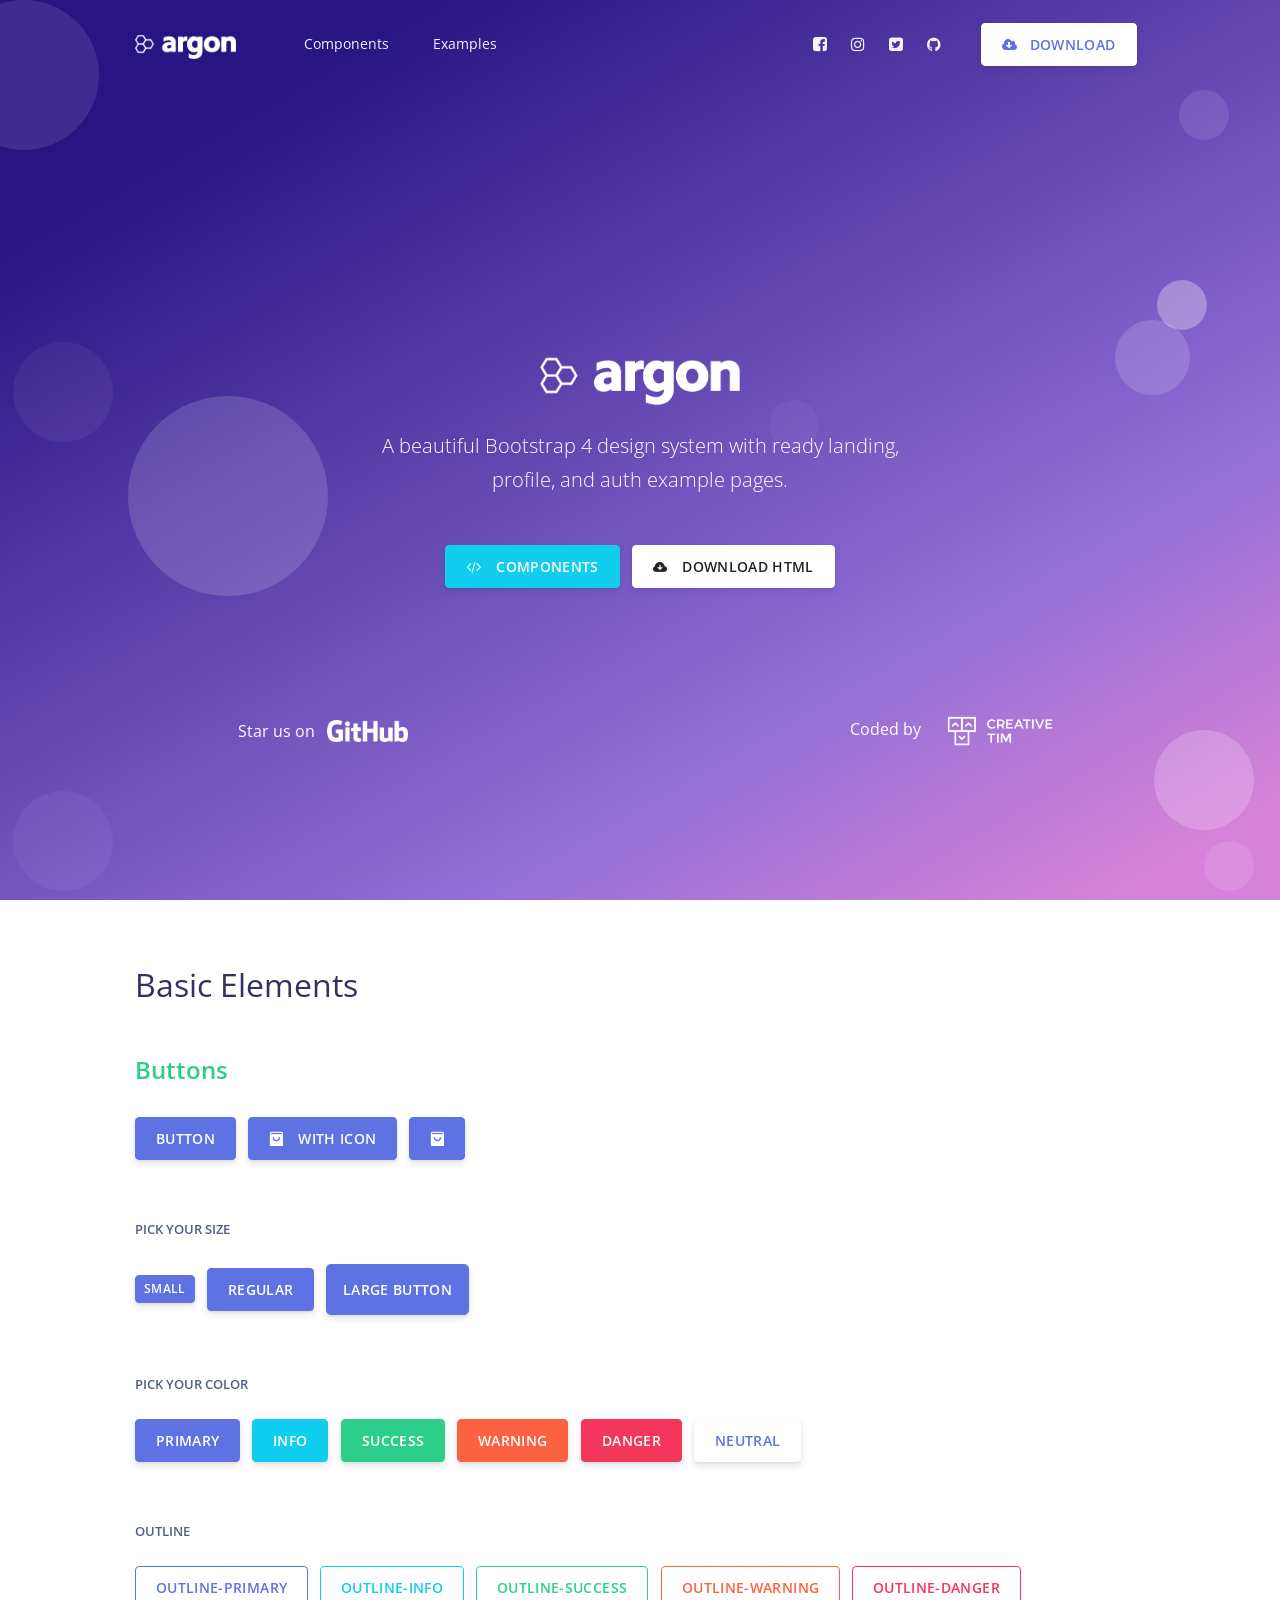
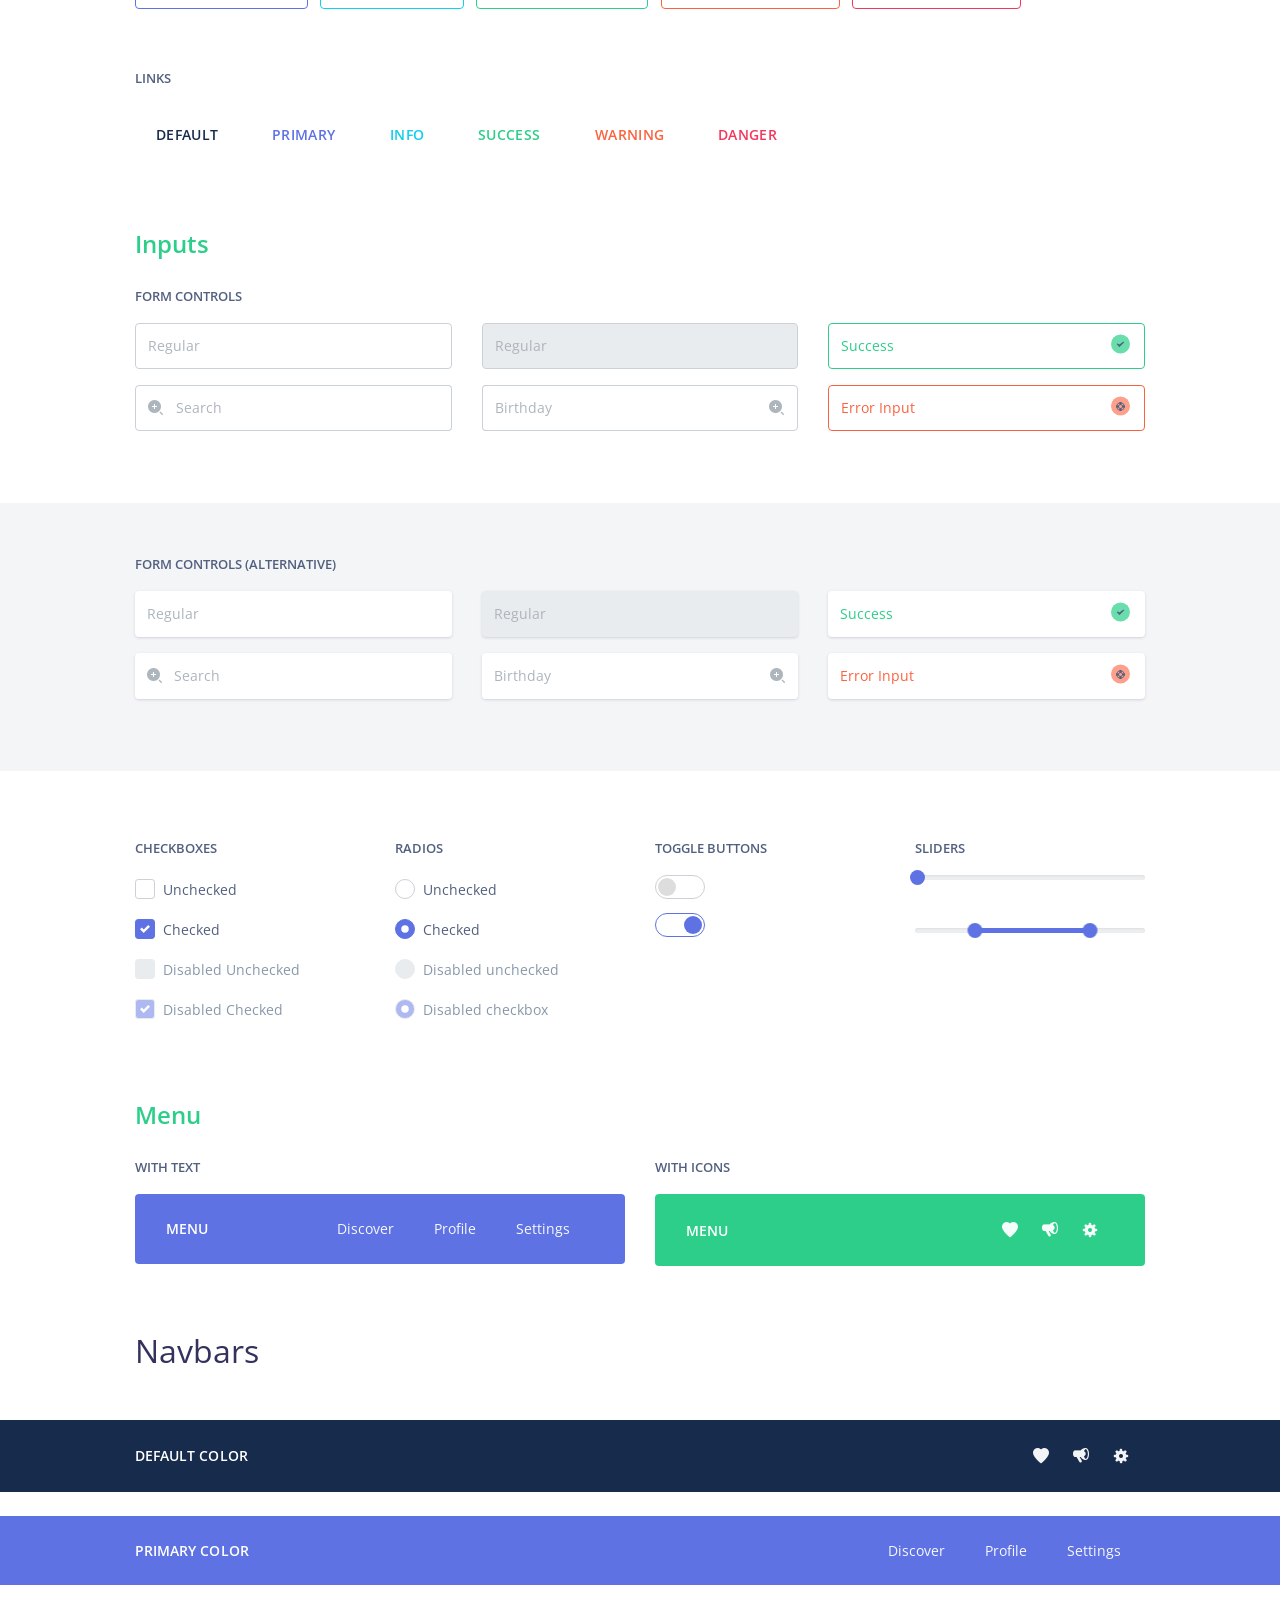
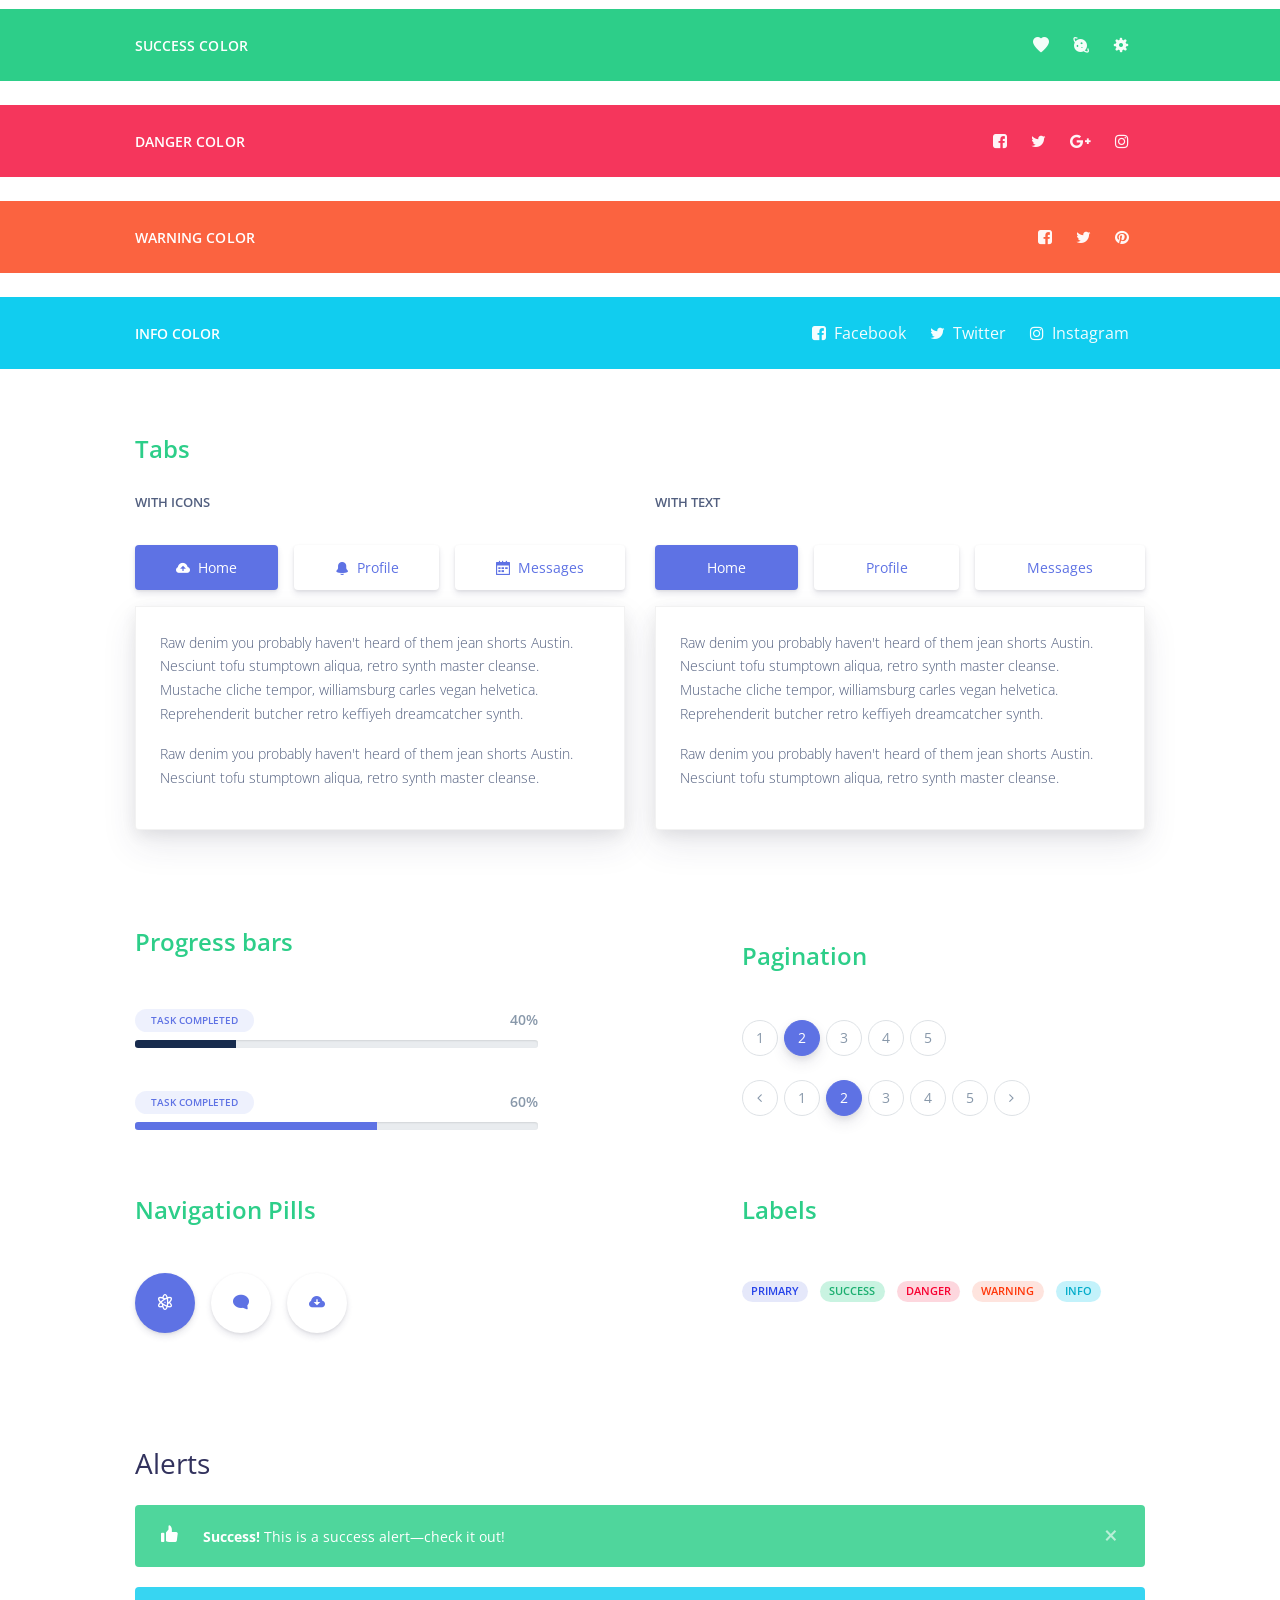
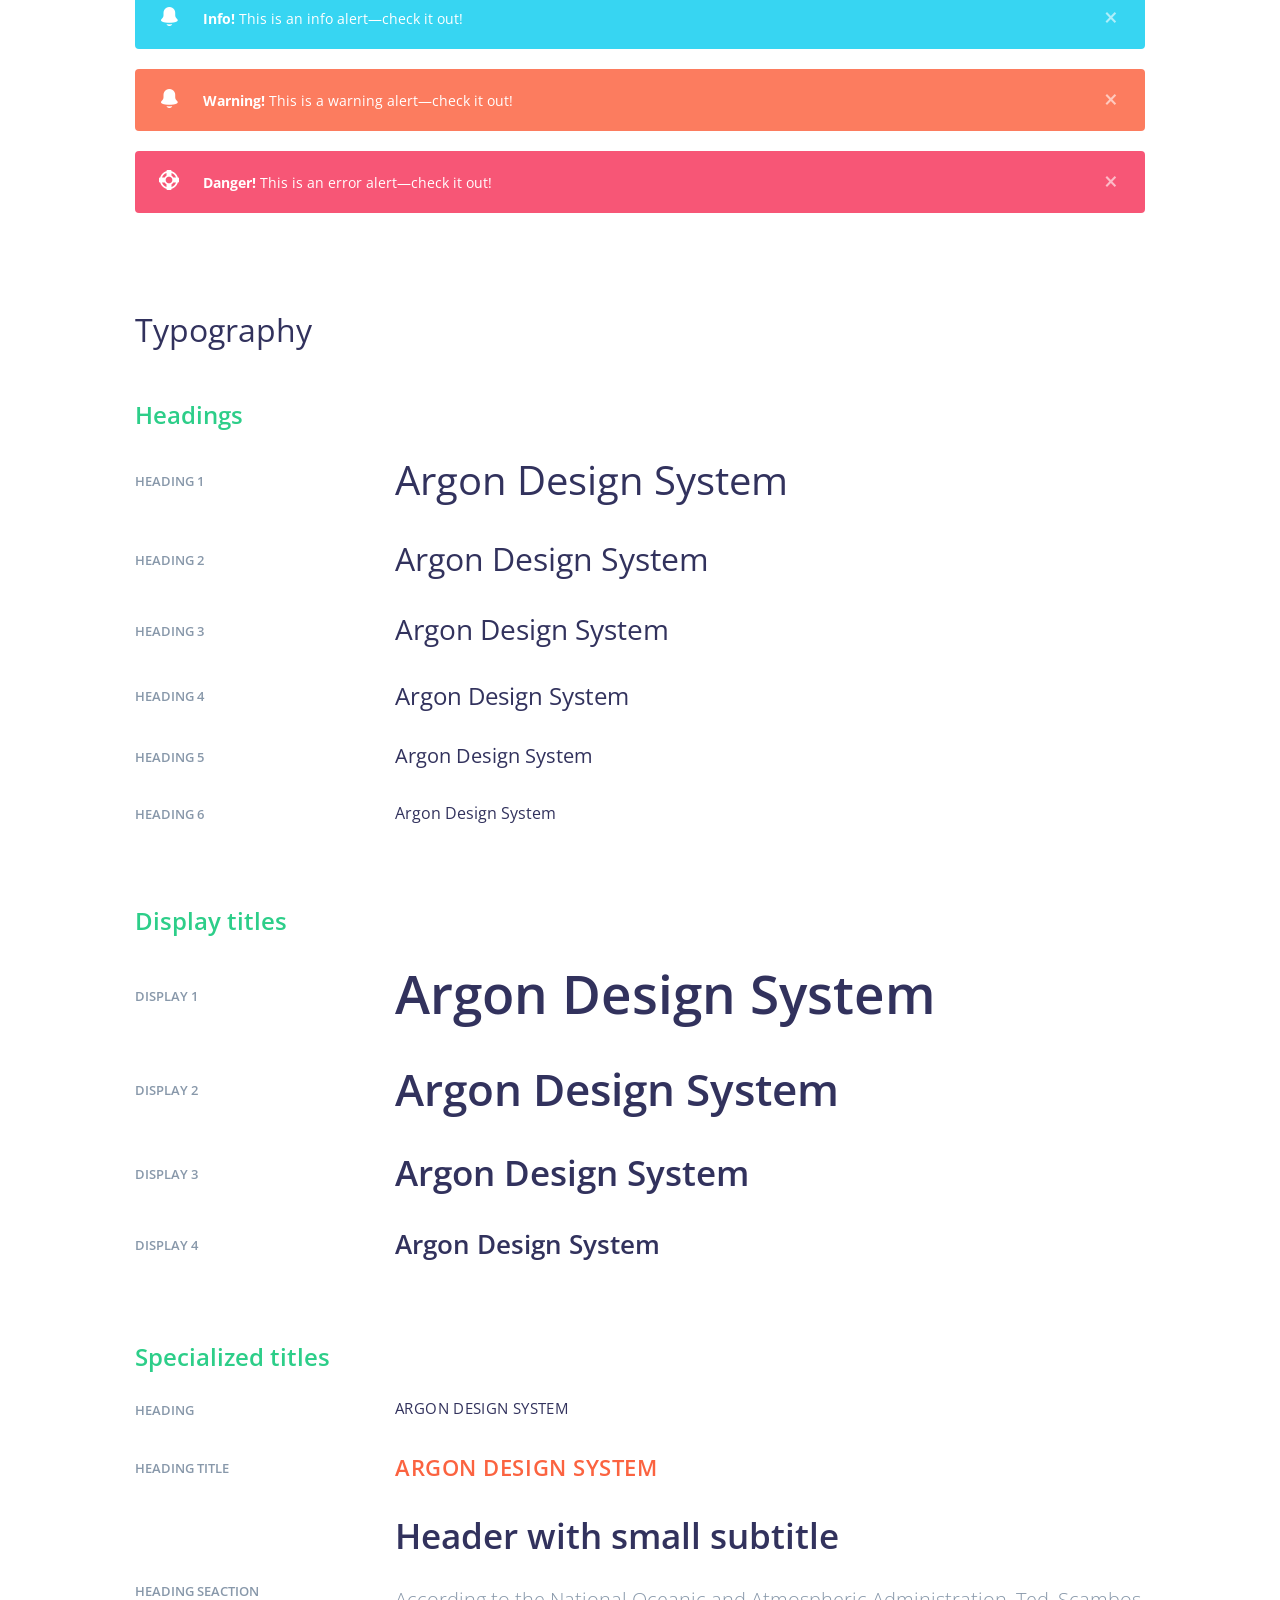
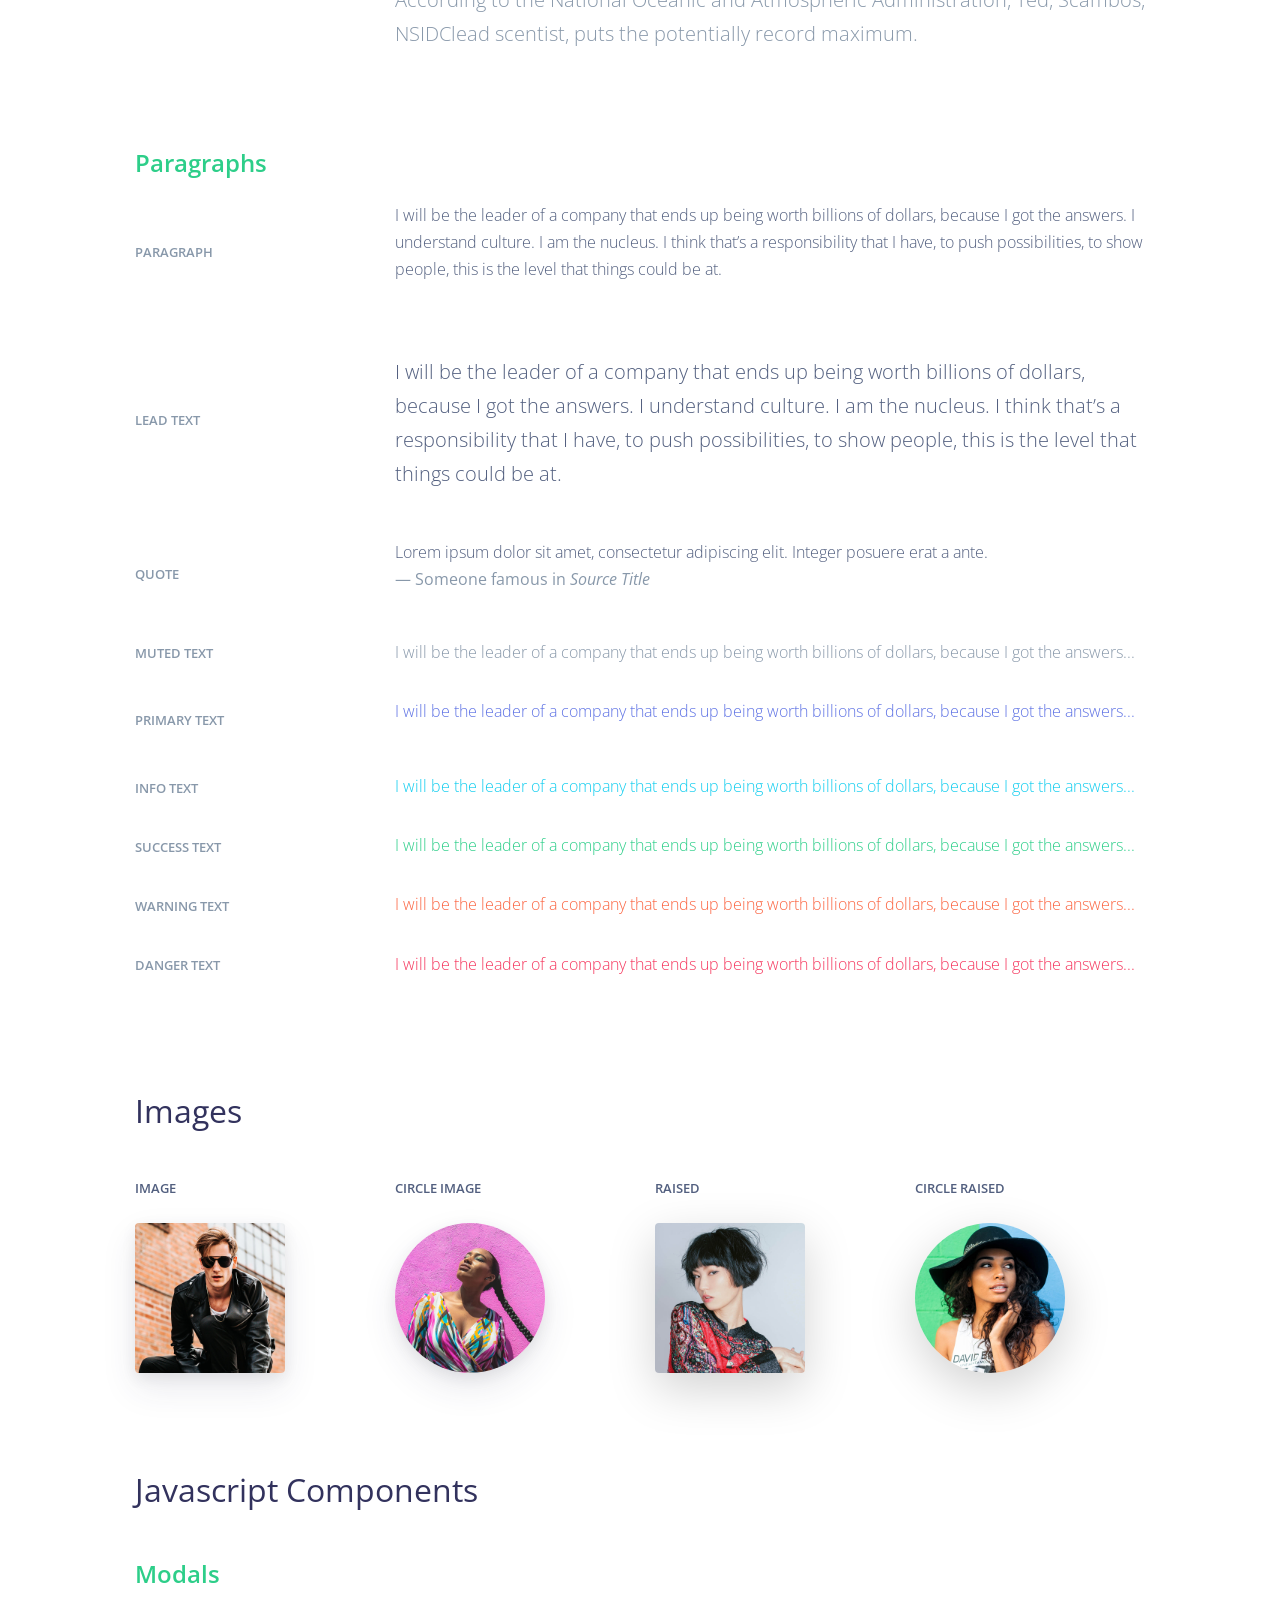
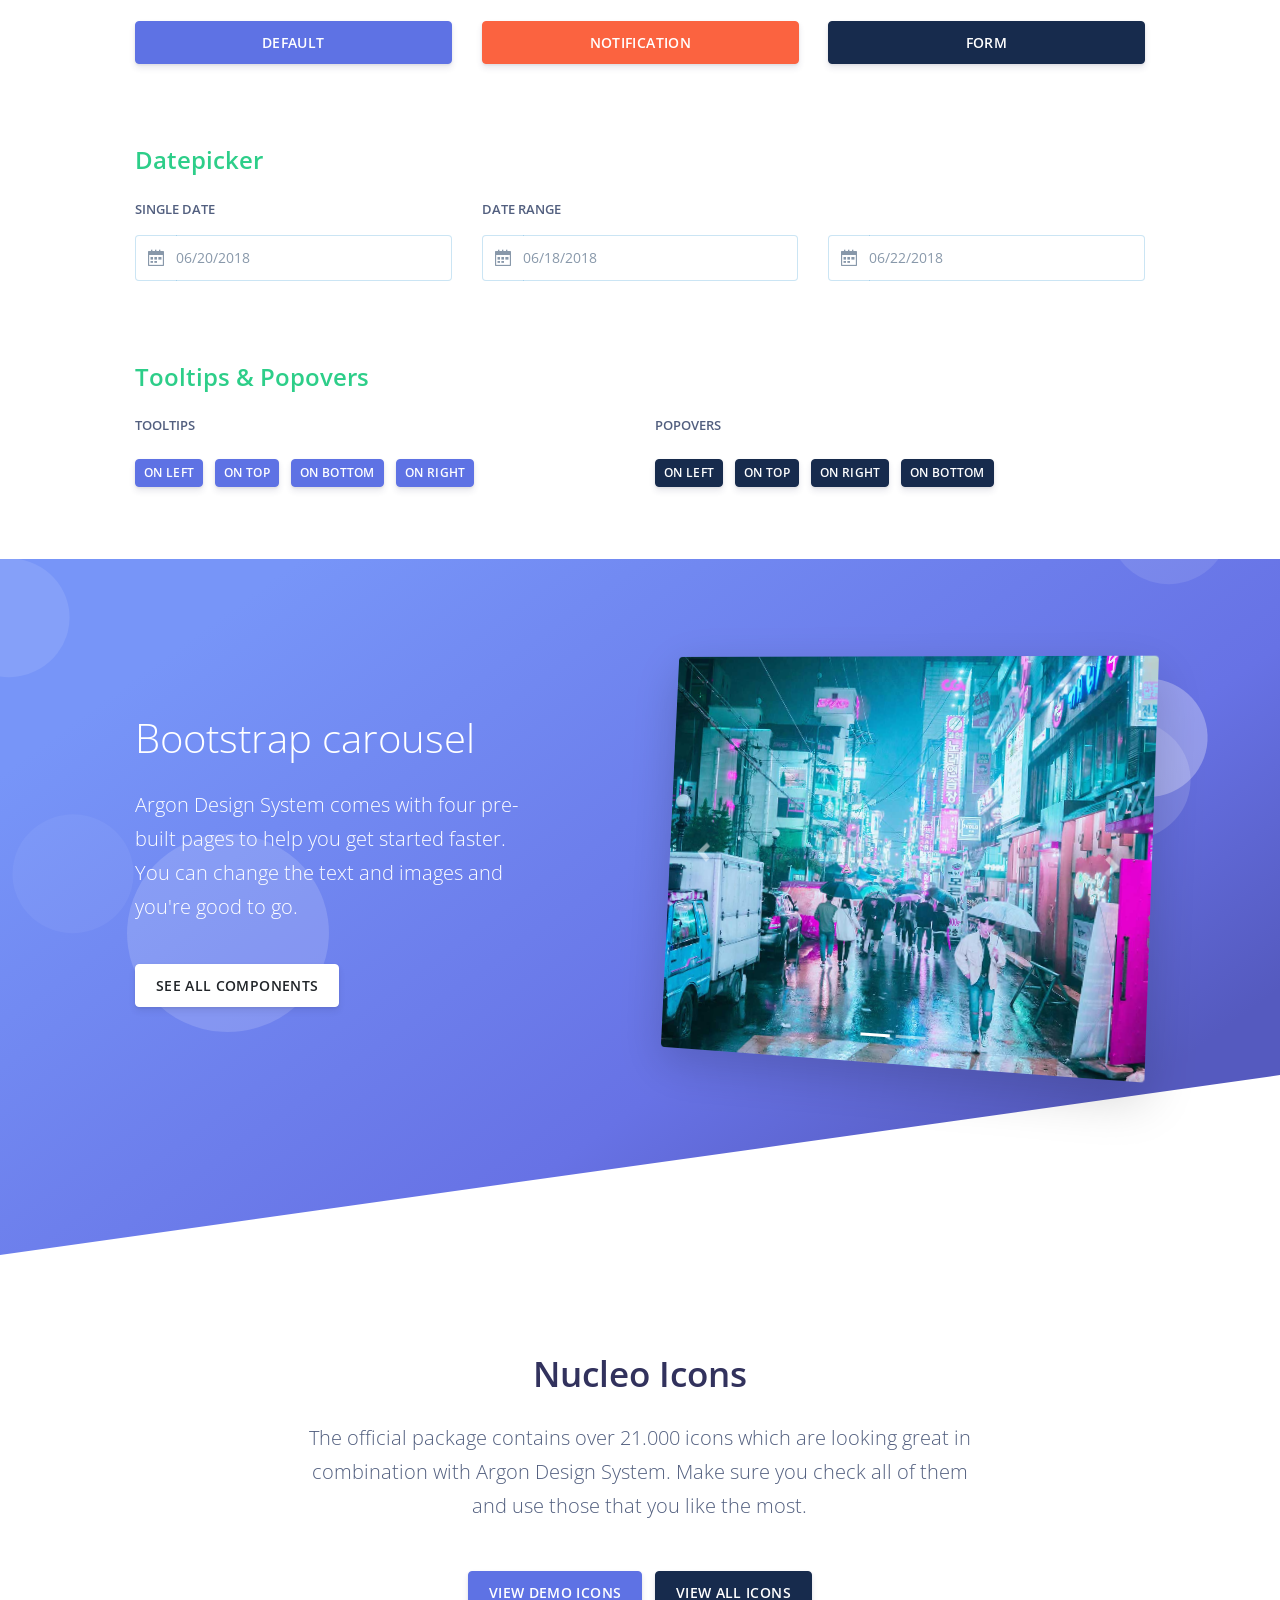
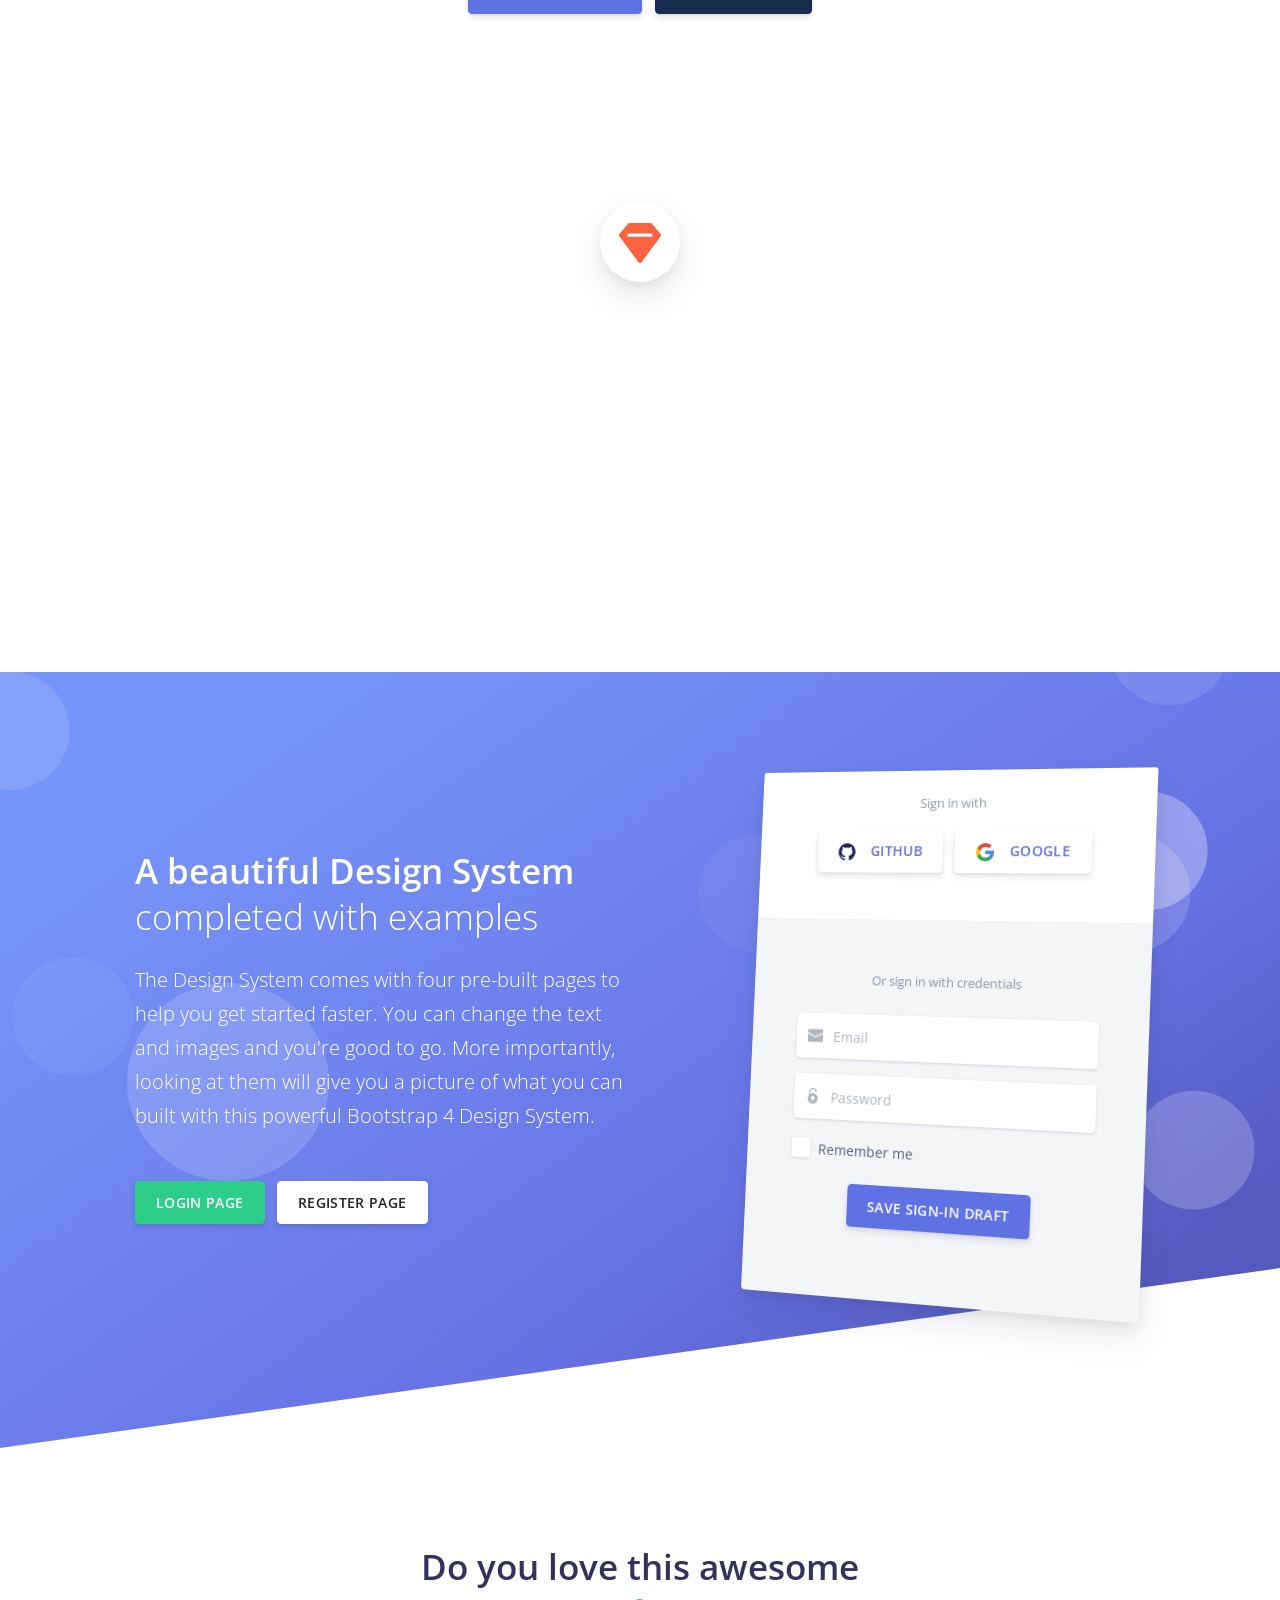
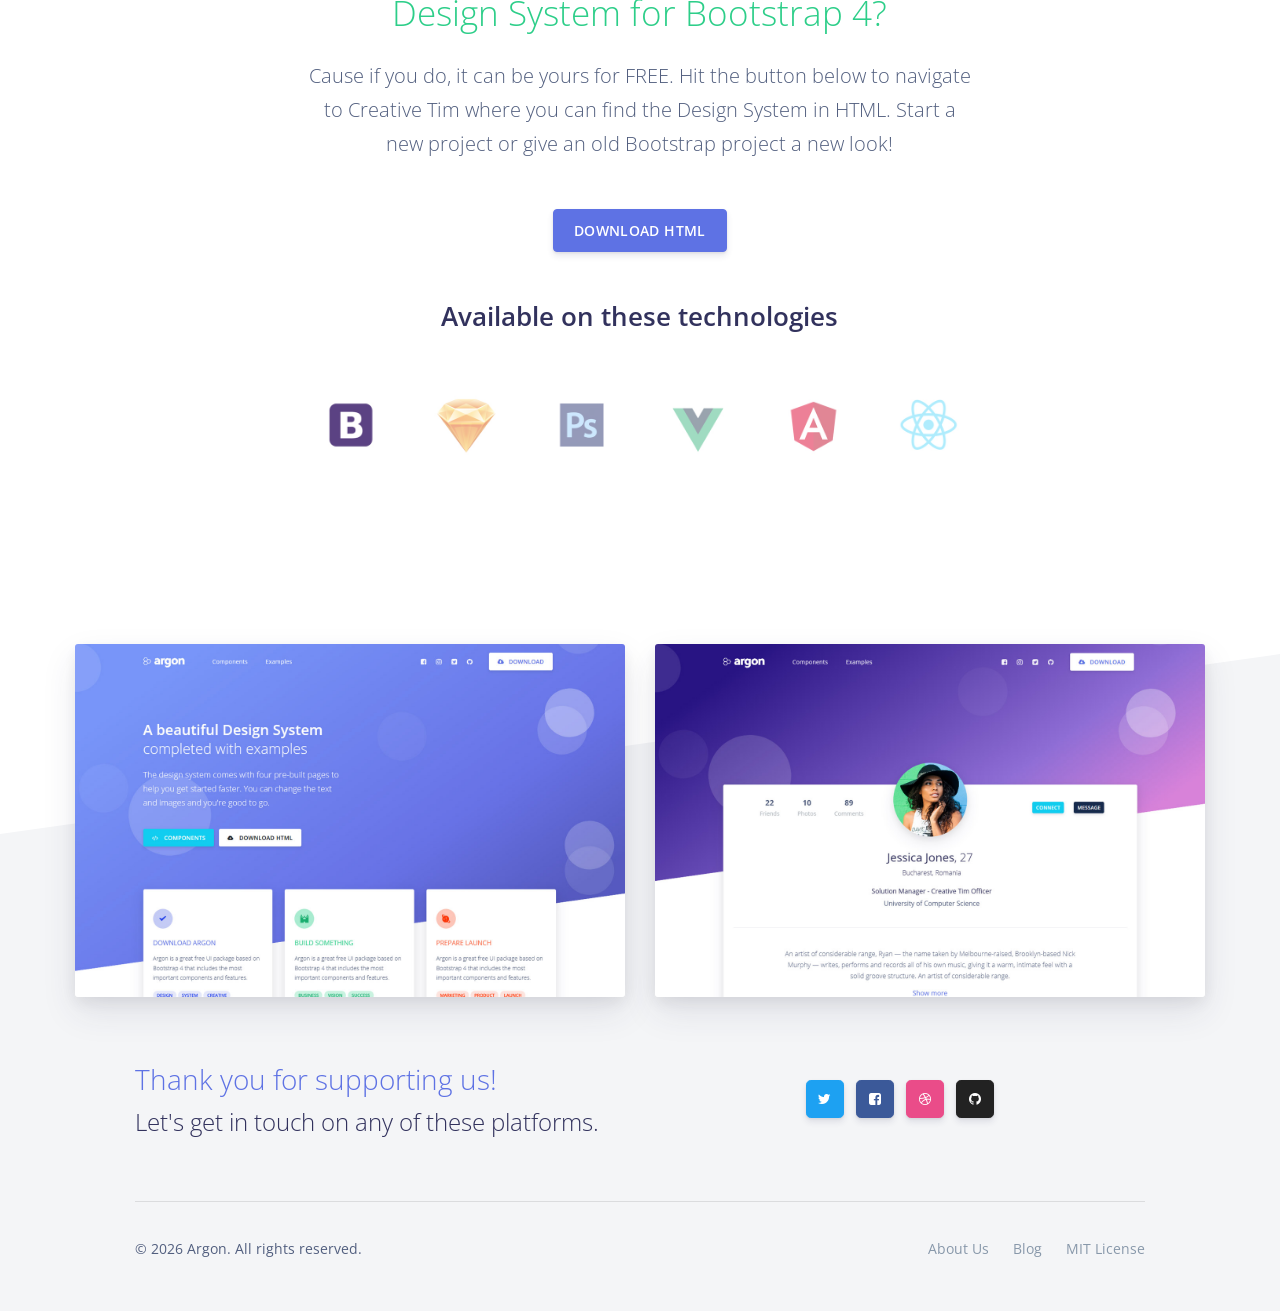
<file: assets/starter/index.html>
<!DOCTYPE html>
<html data-motion-mode="full" data-motion="full">

<head>
  <meta charset="utf-8">
  <meta name="viewport" content="width=device-width, initial-scale=1, shrink-to-fit=no">
  <meta name="description" content="Start your development with a Design System for Bootstrap 4.">
  <meta name="author" content="Creative Tim">
  <title>Argon — Bootstrap Design System</title>
  <!-- Favicon -->
  <link href="./assets/img/brand/favicon.png" rel="icon" type="image/png">
  <!-- Fonts -->
  <!-- Icons -->
  <link href="./assets/vendor/nucleo/css/nucleo.css" rel="stylesheet">
  <link href="./assets/vendor/font-awesome/css/font-awesome.min.css" rel="stylesheet">
  <!-- Argon CSS -->
  <link rel="stylesheet" href="./assets/css/local-fonts.css">
<link rel="stylesheet" href="./assets/css/motion-local.css">
<link type="text/css" href="./assets/css/argon.css?v=1.0.0" rel="stylesheet">
</head>

<body>
  <header class="header-global">
    <nav id="navbar-main" class="navbar navbar-main navbar-expand-lg navbar-transparent navbar-light">
      <div class="container">
        <a class="navbar-brand mr-lg-5" href="./index.html">
          <img src="./assets/img/brand/white.png">
        </a>
        <button class="navbar-toggler" type="button" data-toggle="collapse" data-target="#navbar_global" aria-controls="navbar_global" aria-expanded="false" aria-label="Toggle navigation">
          <span class="navbar-toggler-icon"></span>
        </button>
        <div class="navbar-collapse collapse" id="navbar_global">
          <div class="navbar-collapse-header">
            <div class="row">
              <div class="col-6 collapse-brand">
                <a href="./index.html">
                  <img src="./assets/img/brand/blue.png">
                </a>
              </div>
              <div class="col-6 collapse-close">
                <button type="button" class="navbar-toggler" data-toggle="collapse" data-target="#navbar_global" aria-controls="navbar_global" aria-expanded="false" aria-label="Toggle navigation">
                  <span></span>
                  <span></span>
                </button>
              </div>
            </div>
          </div>
          <ul class="navbar-nav navbar-nav-hover align-items-lg-center">
            <li class="nav-item dropdown">
              <a href="#" class="nav-link" data-toggle="dropdown" href="#" role="button">
                <i class="ni ni-ui-04 d-lg-none"></i>
                <span class="nav-link-inner--text">Components</span>
              </a>
              <div class="dropdown-menu dropdown-menu-xl">
                <div class="dropdown-menu-inner">
                  <a href="#" class="media d-flex align-items-center">
                    <div class="icon icon-shape bg-gradient-primary rounded-circle text-white">
                      <i class="ni ni-spaceship"></i>
                    </div>
                    <div class="media-body ml-3">
                      <h6 class="heading text-primary mb-md-1">Getting started</h6>
                      <p class="description d-none d-md-inline-block mb-0">Get started with Bootstrap, the world's most popular framework for building responsive sites.</p>
                    </div>
                  </a>
                  <a href="#" class="media d-flex align-items-center">
                    <div class="icon icon-shape bg-gradient-warning rounded-circle text-white">
                      <i class="ni ni-ui-04"></i>
                    </div>
                    <div class="media-body ml-3">
                      <h5 class="heading text-warning mb-md-1">Components</h5>
                      <p class="description d-none d-md-inline-block mb-0">Learn how to use Argon compiling Scss, change brand colors and more.</p>
                    </div>
                  </a>
                </div>
              </div>
            </li>
            <li class="nav-item dropdown">
              <a href="#" class="nav-link" data-toggle="dropdown" href="#" role="button">
                <i class="ni ni-collection d-lg-none"></i>
                <span class="nav-link-inner--text">Examples</span>
              </a>
              <div class="dropdown-menu">
                <a href="./landing.html" class="dropdown-item">Landing</a>
                <a href="./profile.html" class="dropdown-item">Profile</a>
                <a href="./login.html" class="dropdown-item">Login</a>
                <a href="./register.html" class="dropdown-item">Register</a>
              </div>
            </li>
          </ul>
          <ul class="navbar-nav align-items-lg-center ml-lg-auto">
            <li class="nav-item">
              <a class="nav-link nav-link-icon" href="#" data-toggle="tooltip" title="Like us on Facebook">
                <i class="fa fa-facebook-square"></i>
                <span class="nav-link-inner--text d-lg-none">Facebook</span>
              </a>
            </li>
            <li class="nav-item">
              <a class="nav-link nav-link-icon" href="#" data-toggle="tooltip" title="Follow us on Instagram">
                <i class="fa fa-instagram"></i>
                <span class="nav-link-inner--text d-lg-none">Instagram</span>
              </a>
            </li>
            <li class="nav-item">
              <a class="nav-link nav-link-icon" href="#" data-toggle="tooltip" title="Follow us on Twitter">
                <i class="fa fa-twitter-square"></i>
                <span class="nav-link-inner--text d-lg-none">Twitter</span>
              </a>
            </li>
            <li class="nav-item">
              <a class="nav-link nav-link-icon" href="#" data-toggle="tooltip">
                <i class="fa fa-github"></i>
                <span class="nav-link-inner--text d-lg-none">Github</span>
              </a>
            </li>
            <li class="nav-item d-none d-lg-block ml-lg-4">
              <a href="#" class="btn btn-neutral btn-icon">
                <span class="btn-inner--icon">
                  <i class="fa fa-cloud-download mr-2"></i>
                </span>
                <span class="nav-link-inner--text">Download</span>
              </a>
            </li>
          </ul>
        </div>
      </div>
    </nav>
  </header>
  <main>
    <div class="position-relative">
      <!-- Hero for FREE version -->
      <section class="section-hero section-shaped my-0">
        <div class="shape shape-style-1 shape-primary">
          <span class="span-150"></span>
          <span class="span-50"></span>
          <span class="span-50"></span>
          <span class="span-75"></span>
          <span class="span-100"></span>
          <span class="span-75"></span>
          <span class="span-50"></span>
          <span class="span-100"></span>
          <span class="span-50"></span>
          <span class="span-100"></span>
        </div>
        <div class="container shape-container d-flex align-items-center">
          <div class="col px-0">
            <div class="row justify-content-center align-items-center">
              <div class="col-lg-7 text-center pt-lg">
                <img src="./assets/img/brand/white.png" style="width: 200px;" class="img-fluid">
                <p class="lead text-white mt-4 mb-5">A beautiful Bootstrap 4 design system with ready landing, profile, and auth example pages.</p>
                <div class="btn-wrapper">
                  <a href="#section-components" class="btn btn-info btn-icon mb-3 mb-sm-0" data-toggle="scroll">
                    <span class="btn-inner--icon"><i class="fa fa-code"></i></span>
                    <span class="btn-inner--text">Components</span>
                  </a>
                  <a href="#" class="btn btn-white btn-icon mb-3 mb-sm-0">
                    <span class="btn-inner--icon"><i class="ni ni-cloud-download-95"></i></span>
                    <span class="btn-inner--text">Download HTML</span>
                  </a>
                </div>
              </div>
            </div>
            <div class="row align-items-center justify-content-around stars-and-coded">
              <div class="col-sm-4">
                <span class="text-white alpha-7 ml-3">Star us on</span>
                <a href="#" target="_blank" title="Support us on Github">
                  <img src="./assets/img/brand/github-white-slim.png" style="height: 22px; margin-top: -3px">
                </a>
              </div>
              <div class="col-sm-4 mt-4 mt-sm-0 text-right">
                <span class="text-white alpha-7">Coded by</span>
                <a href="#">
                  <img src="./assets/img/brand/creativetim-white-slim.png" class="ml-3" style="height: 30px;">
                </a>
              </div>
            </div>
          </div>
        </div>
      </section>
    </div>
    <section class="section section-components pb-0" id="section-components">
      <div class="container">
        <div class="row justify-content-center">
          <div class="col-lg-12">
            <!-- Basic elements -->
            <h2 class="mb-5">
              <span>Basic Elements</span>
            </h2>
            <!-- Buttons -->
            <h3 class="h4 text-success font-weight-bold mb-4">Buttons</h3>
            <!-- Button styles -->
            <div>
              <button class="btn btn-primary" type="button">Button</button>
              <button class="btn btn-icon btn-3 btn-primary" type="button">
                <span class="btn-inner--icon"><i class="ni ni-bag-17"></i></span>
                <span class="btn-inner--text">With icon</span>
              </button>
              <button class="btn btn-icon btn-2 btn-primary" type="button">
                <span class="btn-inner--icon"><i class="ni ni-bag-17"></i></span>
              </button>
              <!-- Button wizes -->
              <div class="mb-3 mt-5">
                <small class="text-uppercase font-weight-bold">Pick your size</small>
              </div>
              <button class="btn btn-sm btn-primary" type="button">Small</button>
              <button class="btn btn-1 btn-primary" type="button">Regular</button>
              <button class="btn btn-lg btn-primary" type="button">Large Button</button>
            </div>
            <!-- Button colors -->
            <div class="mb-3 mt-5">
              <small class="text-uppercase font-weight-bold">Pick your color</small>
            </div>
            <button class="btn btn-1 btn-primary" type="button">Primary</button>
            <button class="btn btn-1 btn-info" type="button">Info</button>
            <button class="btn btn-1 btn-success" type="button">Success</button>
            <button class="btn btn-1 btn-warning" type="button">Warning</button>
            <button class="btn btn-1 btn-danger" type="button">Danger</button>
            <button class="btn btn-1 btn-neutral" type="button">Neutral</button>
            <div class="mb-3 mt-5">
              <small class="text-uppercase font-weight-bold">Outline</small>
            </div>
            <button class="btn btn-1 btn-outline-primary" type="button">Outline-primary</button>
            <button class="btn btn-1 btn-outline-info" type="button">Outline-info</button>
            <button class="btn btn-1 btn-outline-success" type="button">Outline-success</button>
            <button class="btn btn-1 btn-outline-warning" type="button">Outline-warning</button>
            <button class="btn btn-1 btn-outline-danger" type="button">Outline-danger</button>
            <!-- Button links -->
            <div class="mb-3 mt-5">
              <small class="text-uppercase font-weight-bold">Links</small>
            </div>
            <a href="#" class="btn btn-link text-default">Default</a>
            <a href="#" class="btn btn-link text-primary">Primary</a>
            <a href="#" class="btn btn-link text-info">Info</a>
            <a href="#" class="btn btn-link text-success">Success</a>
            <a href="#" class="btn btn-link text-warning">Warning</a>
            <a href="#" class="btn btn-link text-danger">Danger</a>
          </div>
        </div>
      </div>
    </section>
    <section class="section pb-0 section-components">
      <div class="container mb-5">
        <!-- Inputs -->
        <h3 class="h4 text-success font-weight-bold mb-4">Inputs</h3>
        <div class="mb-3">
          <small class="text-uppercase font-weight-bold">Form controls</small>
        </div>
        <div class="row">
          <div class="col-lg-4 col-sm-6">
            <div class="form-group">
              <input type="text" placeholder="Regular" class="form-control" />
            </div>
            <div class="form-group">
              <div class="input-group mb-4">
                <div class="input-group-prepend">
                  <span class="input-group-text"><i class="ni ni-zoom-split-in"></i></span>
                </div>
                <input class="form-control" placeholder="Search" type="text">
              </div>
            </div>
          </div>
          <div class="col-lg-4 col-sm-6">
            <div class="form-group">
              <input type="text" placeholder="Regular" class="form-control" disabled />
            </div>
            <div class="form-group">
              <div class="input-group mb-4">
                <input class="form-control" placeholder="Birthday" type="text">
                <div class="input-group-append">
                  <span class="input-group-text"><i class="ni ni-zoom-split-in"></i></span>
                </div>
              </div>
            </div>
          </div>
          <div class="col-lg-4 col-sm-6">
            <div class="form-group has-success">
              <input type="text" placeholder="Success" class="form-control is-valid" />
            </div>
            <div class="form-group has-danger">
              <input type="email" placeholder="Error Input" class="form-control is-invalid" />
            </div>
          </div>
        </div>
      </div>
      <div class="py-5 bg-secondary">
        <div class="container">
          <!-- Inputs (alternative) -->
          <div class="mb-3">
            <small class="text-uppercase font-weight-bold">Form controls (alternative)</small>
          </div>
          <div class="row">
            <div class="col-lg-4 col-sm-6">
              <div class="form-group">
                <input type="text" placeholder="Regular" class="form-control form-control-alternative" />
              </div>
              <div class="form-group">
                <div class="input-group input-group-alternative mb-4">
                  <div class="input-group-prepend">
                    <span class="input-group-text"><i class="ni ni-zoom-split-in"></i></span>
                  </div>
                  <input class="form-control" placeholder="Search" type="text">
                </div>
              </div>
            </div>
            <div class="col-lg-4 col-sm-6">
              <div class="form-group">
                <input type="text" placeholder="Regular" class="form-control form-control-alternative " disabled />
              </div>
              <div class="form-group">
                <div class="input-group input-group-alternative mb-4">
                  <input class="form-control" placeholder="Birthday" type="text">
                  <div class="input-group-append">
                    <span class="input-group-text"><i class="ni ni-zoom-split-in"></i></span>
                  </div>
                </div>
              </div>
            </div>
            <div class="col-lg-4 col-sm-6">
              <div class="form-group has-success">
                <input type="text" placeholder="Success" class="form-control form-control-alternative is-valid" />
              </div>
              <div class="form-group has-danger">
                <input type="email" placeholder="Error Input" class="form-control form-control-alternative is-invalid" />
              </div>
            </div>
          </div>
        </div>
      </div>
    </section>
    <section class="section">
      <div class="container">
        <!-- Custom controls -->
        <div class="row">
          <div class="col-lg-3 col-md-6">
            <!-- Checkboxes -->
            <div class="mb-3">
              <small class="text-uppercase font-weight-bold">Checkboxes</small>
            </div>
            <div class="custom-control custom-checkbox mb-3">
              <input class="custom-control-input" id="customCheck1" type="checkbox">
              <label class="custom-control-label" for="customCheck1">
                <span>Unchecked</span>
              </label>
            </div>
            <div class="custom-control custom-checkbox mb-3">
              <input class="custom-control-input" id="customCheck2" type="checkbox" checked>
              <label class="custom-control-label" for="customCheck2">
                <span>Checked</span>
              </label>
            </div>
            <div class="custom-control custom-checkbox mb-3">
              <input class="custom-control-input" id="customCheck3" type="checkbox" disabled>
              <label class="custom-control-label" for="customCheck3">
                <span>Disabled Unchecked</span>
              </label>
            </div>
            <div class="custom-control custom-checkbox mb-3">
              <input class="custom-control-input" id="customCheck4" type="checkbox" checked disabled>
              <label class="custom-control-label" for="customCheck4">
                <span>Disabled Checked</span>
              </label>
            </div>
          </div>
          <div class="col-lg-3 col-sm-6 mt-4 mt-md-0">
            <!-- Radio buttons -->
            <div class="mb-3">
              <small class="text-uppercase font-weight-bold">Radios</small>
            </div>
            <div class="custom-control custom-radio mb-3">
              <input name="custom-radio-1" class="custom-control-input" id="customRadio1" type="radio">
              <label class="custom-control-label" for="customRadio1">
                <span>Unchecked</span>
              </label>
            </div>
            <div class="custom-control custom-radio mb-3">
              <input name="custom-radio-1" class="custom-control-input" id="customRadio2" checked type="radio">
              <label class="custom-control-label" for="customRadio2">
                <span>Checked</span>
              </label>
            </div>
            <div class="custom-control custom-radio mb-3">
              <input name="custom-radio-2" class="custom-control-input" id="customRadio3" disabled type="radio">
              <label class="custom-control-label" for="customRadio3">
                <span>Disabled unchecked</span>
              </label>
            </div>
            <div class="custom-control custom-radio mb-3">
              <input name="custom-radio-2" class="custom-control-input" id="customRadio4" checked disabled type="radio">
              <label class="custom-control-label" for="customRadio4">
                <span>Disabled checkbox</span>
              </label>
            </div>
          </div>
          <div class="col-lg-3 col-sm-6 mt-4 mt-md-0">
            <!-- Toggle buttons -->
            <div class="mb-3">
              <small class="text-uppercase font-weight-bold">Toggle buttons</small>
            </div>
            <label class="custom-toggle">
              <input type="checkbox">
              <span class="custom-toggle-slider rounded-circle"></span>
            </label>
            <span class="clearfix"></span>
            <label class="custom-toggle">
              <input type="checkbox" checked>
              <span class="custom-toggle-slider rounded-circle"></span>
            </label>
          </div>
          <div class="col-lg-3 col-sm-6 mt-4 mt-md-0">
            <div class="mb-3">
              <small class="text-uppercase font-weight-bold">Sliders</small>
            </div>
            <!-- Simple slider -->
            <div class="input-slider-container">
              <div id="input-slider" class="input-slider" data-range-value-min="100" data-range-value-max="500"></div>
              <!-- Input slider values -->
              <div class="row mt-3 d-none">
                <div class="col-6">
                  <span id="input-slider-value" class="range-slider-value" data-range-value-low="100"></span>
                </div>
              </div>
            </div>
            <!-- Range slider -->
            <div class="mt-5">
              <!-- Range slider container -->
              <div id="input-slider-range" data-range-value-min="100" data-range-value-max="500"></div>
              <!-- Range slider values -->
              <div class="row d-none">
                <div class="col-6">
                  <span class="range-slider-value value-low" data-range-value-low="200" id="input-slider-range-value-low"></span>
                </div>
                <div class="col-6 text-right">
                  <span class="range-slider-value value-high" data-range-value-high="400" id="input-slider-range-value-high"></span>
                </div>
              </div>
            </div>
          </div>
        </div>
        <div class="row justify-content-center mt-md">
          <div class="col-lg-12">
            <!-- Menu -->
            <h3 class="h4 text-success font-weight-bold mb-4">Menu</h3>
            <div class="row">
              <div class="col-lg-6">
                <div class="mb-3">
                  <small class="text-uppercase font-weight-bold">With text</small>
                </div>
                <nav class="navbar navbar-expand-lg navbar-dark bg-primary rounded">
                  <div class="container">
                    <a class="navbar-brand" href="#">Menu</a>
                    <button class="navbar-toggler" type="button" data-toggle="collapse" data-target="#nav-inner-primary" aria-controls="nav-inner-primary" aria-expanded="false" aria-label="Toggle navigation">
                      <span class="navbar-toggler-icon"></span>
                    </button>
                    <div class="collapse navbar-collapse" id="nav-inner-primary">
                      <div class="navbar-collapse-header">
                        <div class="row">
                          <div class="col-6 collapse-brand">
                            <a href="./index.html">
                              <img src="./assets/img/brand/blue.png">
                            </a>
                          </div>
                          <div class="col-6 collapse-close">
                            <button type="button" class="navbar-toggler" data-toggle="collapse" data-target="#nav-inner-primary" aria-controls="nav-inner-primary" aria-expanded="false" aria-label="Toggle navigation">
                              <span></span>
                              <span></span>
                            </button>
                          </div>
                        </div>
                      </div>
                      <ul class="navbar-nav ml-lg-auto">
                        <li class="nav-item">
                          <a class="nav-link" href="#">Discover
                            <span class="sr-only">(current)</span>
                          </a>
                        </li>
                        <li class="nav-item">
                          <a class="nav-link" href="#">Profile</a>
                        </li>
                        <li class="nav-item dropdown">
                          <a class="nav-link" href="#" id="nav-inner-primary_dropdown_1" role="button" data-toggle="dropdown" aria-haspopup="true" aria-expanded="false">Settings</a>
                          <div class="dropdown-menu dropdown-menu-right" aria-labelledby="nav-inner-primary_dropdown_1">
                            <a class="dropdown-item" href="#">Action</a>
                            <a class="dropdown-item" href="#">Another action</a>
                            <div class="dropdown-divider"></div>
                            <a class="dropdown-item" href="#">Something else here</a>
                          </div>
                        </li>
                      </ul>
                    </div>
                  </div>
                </nav>
              </div>
              <div class="col-lg-6 mt-4 mt-lg-0">
                <div class="mb-3">
                  <small class="text-uppercase font-weight-bold">With icons</small>
                </div>
                <nav class="navbar navbar-expand-lg navbar-dark bg-success rounded">
                  <div class="container">
                    <a class="navbar-brand" href="#">Menu</a>
                    <button class="navbar-toggler" type="button" data-toggle="collapse" data-target="#nav-inner-success" aria-controls="nav-inner-success" aria-expanded="false" aria-label="Toggle navigation">
                      <span class="navbar-toggler-icon"></span>
                    </button>
                    <div class="collapse navbar-collapse" id="nav-inner-success">
                      <div class="navbar-collapse-header">
                        <div class="row">
                          <div class="col-6 collapse-brand">
                            <a href="./index.html">
                              <img src="./assets/img/brand/blue.png">
                            </a>
                          </div>
                          <div class="col-6 collapse-close">
                            <button type="button" class="navbar-toggler" data-toggle="collapse" data-target="#nav-inner-success" aria-controls="nav-inner-success" aria-expanded="false" aria-label="Toggle navigation">
                              <span></span>
                              <span></span>
                            </button>
                          </div>
                        </div>
                      </div>
                      <ul class="navbar-nav ml-lg-auto">
                        <li class="nav-item">
                          <a class="nav-link nav-link-icon" href="#">
                            <i class="ni ni-favourite-28"></i>
                            <span class="nav-link-inner--text d-lg-none">Discover</span>
                          </a>
                        </li>
                        <li class="nav-item">
                          <a class="nav-link nav-link-icon" href="#">
                            <i class="ni ni-notification-70"></i>
                            <span class="nav-link-inner--text d-lg-none">Profile</span>
                          </a>
                        </li>
                        <li class="nav-item dropdown">
                          <a class="nav-link nav-link-icon" href="#" id="nav-inner-success_dropdown_1" role="button" data-toggle="dropdown" aria-haspopup="true" aria-expanded="false">
                            <i class="ni ni-settings-gear-65"></i>
                            <span class="nav-link-inner--text d-lg-none">Settings</span>
                          </a>
                          <div class="dropdown-menu dropdown-menu-right" aria-labelledby="nav-inner-success_dropdown_1">
                            <a class="dropdown-item" href="#">Action</a>
                            <a class="dropdown-item" href="#">Another action</a>
                            <div class="dropdown-divider"></div>
                            <a class="dropdown-item" href="#">Something else here</a>
                          </div>
                        </li>
                      </ul>
                    </div>
                  </div>
                </nav>
              </div>
            </div>
          </div>
        </div>
      </div>
    </section>
    <section class="">
      <div class="container">
        <!-- Navigation -->
        <h2 class="mb-5">
          <span>Navbars</span>
        </h2>
      </div>
      <!-- Navbar default -->
      <nav class="navbar navbar-expand-lg navbar-dark bg-default">
        <div class="container">
          <a class="navbar-brand" href="#">Default Color</a>
          <button class="navbar-toggler" type="button" data-toggle="collapse" data-target="#navbar-default" aria-controls="navbar-default" aria-expanded="false" aria-label="Toggle navigation">
            <span class="navbar-toggler-icon"></span>
          </button>
          <div class="collapse navbar-collapse" id="navbar-default">
            <div class="navbar-collapse-header">
              <div class="row">
                <div class="col-6 collapse-brand">
                  <a href="./index.html">
                    <img src="./assets/img/brand/blue.png">
                  </a>
                </div>
                <div class="col-6 collapse-close">
                  <button type="button" class="navbar-toggler" data-toggle="collapse" data-target="#navbar-default" aria-controls="navbar-default" aria-expanded="false" aria-label="Toggle navigation">
                    <span></span>
                    <span></span>
                  </button>
                </div>
              </div>
            </div>
            <ul class="navbar-nav ml-lg-auto">
              <li class="nav-item">
                <a class="nav-link nav-link-icon" href="#">
                  <i class="ni ni-favourite-28"></i>
                  <span class="nav-link-inner--text d-lg-none">Discover</span>
                </a>
              </li>
              <li class="nav-item">
                <a class="nav-link nav-link-icon" href="#">
                  <i class="ni ni-notification-70"></i>
                  <span class="nav-link-inner--text d-lg-none">Profile</span>
                </a>
              </li>
              <li class="nav-item dropdown">
                <a class="nav-link nav-link-icon" href="#" id="navbar-default_dropdown_1" role="button" data-toggle="dropdown" aria-haspopup="true" aria-expanded="false">
                  <i class="ni ni-settings-gear-65"></i>
                  <span class="nav-link-inner--text d-lg-none">Settings</span>
                </a>
                <div class="dropdown-menu dropdown-menu-right" aria-labelledby="navbar-default_dropdown_1">
                  <a class="dropdown-item" href="#">Action</a>
                  <a class="dropdown-item" href="#">Another action</a>
                  <div class="dropdown-divider"></div>
                  <a class="dropdown-item" href="#">Something else here</a>
                </div>
              </li>
            </ul>
          </div>
        </div>
      </nav>
      <!-- Navbar primary -->
      <nav class="navbar navbar-expand-lg navbar-dark bg-primary mt-4">
        <div class="container">
          <a class="navbar-brand" href="#">Primary Color</a>
          <button class="navbar-toggler" type="button" data-toggle="collapse" data-target="#navbar-primary" aria-controls="navbar-primary" aria-expanded="false" aria-label="Toggle navigation">
            <span class="navbar-toggler-icon"></span>
          </button>
          <div class="collapse navbar-collapse" id="navbar-primary">
            <div class="navbar-collapse-header">
              <div class="row">
                <div class="col-6 collapse-brand">
                  <a href="./index.html">
                    <img src="./assets/img/brand/blue.png">
                  </a>
                </div>
                <div class="col-6 collapse-close">
                  <button type="button" class="navbar-toggler" data-toggle="collapse" data-target="#navbar-primary" aria-controls="navbar-primary" aria-expanded="false" aria-label="Toggle navigation">
                    <span></span>
                    <span></span>
                  </button>
                </div>
              </div>
            </div>
            <ul class="navbar-nav ml-lg-auto">
              <li class="nav-item">
                <a class="nav-link" href="#">Discover
                  <span class="sr-only">(current)</span>
                </a>
              </li>
              <li class="nav-item">
                <a class="nav-link" href="#">Profile</a>
              </li>
              <li class="nav-item dropdown">
                <a class="nav-link" href="#" id="navbar-primary_dropdown_1" role="button" data-toggle="dropdown" aria-haspopup="true" aria-expanded="false">Settings</a>
                <div class="dropdown-menu dropdown-menu-right" aria-labelledby="navbar-primary_dropdown_1">
                  <a class="dropdown-item" href="#">Action</a>
                  <a class="dropdown-item" href="#">Another action</a>
                  <div class="dropdown-divider"></div>
                  <a class="dropdown-item" href="#">Something else here</a>
                </div>
              </li>
            </ul>
          </div>
        </div>
      </nav>
      <!-- Navbar success -->
      <nav class="navbar navbar-expand-lg navbar-dark bg-success mt-4">
        <div class="container">
          <a class="navbar-brand" href="#">Success Color</a>
          <button class="navbar-toggler" type="button" data-toggle="collapse" data-target="#navbar-success" aria-controls="navbar-success" aria-expanded="false" aria-label="Toggle navigation">
            <span class="navbar-toggler-icon"></span>
          </button>
          <div class="collapse navbar-collapse" id="navbar-success">
            <div class="navbar-collapse-header">
              <div class="row">
                <div class="col-6 collapse-brand">
                  <a href="./index.html">
                    <img src="./assets/img/brand/blue.png">
                  </a>
                </div>
                <div class="col-6 collapse-close">
                  <button type="button" class="navbar-toggler" data-toggle="collapse" data-target="#navbar-success" aria-controls="navbar-success" aria-expanded="false" aria-label="Toggle navigation">
                    <span></span>
                    <span></span>
                  </button>
                </div>
              </div>
            </div>
            <ul class="navbar-nav ml-lg-auto">
              <li class="nav-item">
                <a class="nav-link nav-link-icon" href="#">
                  <i class="ni ni-favourite-28"></i>
                  <span class="nav-link-inner--text d-lg-none">Favorites</span>
                </a>
              </li>
              <li class="nav-item">
                <a class="nav-link nav-link-icon" href="#">
                  <i class="ni ni-planet"></i>
                  <span class="nav-link-inner--text d-lg-none">Another action</span>
                </a>
              </li>
              <li class="nav-item dropdown">
                <a class="nav-link nav-link-icon" href="#" id="navbar-success_dropdown_1" role="button" data-toggle="dropdown" aria-haspopup="true" aria-expanded="false">
                  <i class="ni ni-settings-gear-65"></i>
                  <span class="nav-link-inner--text d-lg-none">Settings</span>
                </a>
                <div class="dropdown-menu dropdown-menu-right" aria-labelledby="navbar-success_dropdown_1">
                  <a class="dropdown-item" href="#">Action</a>
                  <a class="dropdown-item" href="#">Another action</a>
                  <div class="dropdown-divider"></div>
                  <a class="dropdown-item" href="#">Something else here</a>
                </div>
              </li>
            </ul>
          </div>
        </div>
      </nav>
      <!-- Navbar danger -->
      <nav class="navbar navbar-expand-lg navbar-dark bg-danger mt-4">
        <div class="container">
          <a class="navbar-brand" href="#">Danger Color</a>
          <button class="navbar-toggler" type="button" data-toggle="collapse" data-target="#navbar-danger" aria-controls="navbar-danger" aria-expanded="false" aria-label="Toggle navigation">
            <span class="navbar-toggler-icon"></span>
          </button>
          <div class="collapse navbar-collapse" id="navbar-danger">
            <div class="navbar-collapse-header">
              <div class="row">
                <div class="col-6 collapse-brand">
                  <a href="./index.html">
                    <img src="./assets/img/brand/blue.png">
                  </a>
                </div>
                <div class="col-6 collapse-close">
                  <button type="button" class="navbar-toggler" data-toggle="collapse" data-target="#navbar-danger" aria-controls="navbar-danger" aria-expanded="false" aria-label="Toggle navigation">
                    <span></span>
                    <span></span>
                  </button>
                </div>
              </div>
            </div>
            <ul class="navbar-nav ml-auto">
              <li class="nav-item">
                <a class="nav-link nav-link-icon" href="#">
                  <i class="fa fa-facebook-square"></i>
                  <span class="nav-link-inner--text d-lg-none">Facebook</span>
                </a>
              </li>
              <li class="nav-item">
                <a class="nav-link nav-link-icon" href="#">
                  <i class="fa fa-twitter"></i>
                  <span class="nav-link-inner--text d-lg-none">Twitter</span>
                </a>
              </li>
              <li class="nav-item">
                <a class="nav-link nav-link-icon" href="#">
                  <i class="fa fa-google-plus"></i>
                  <span class="nav-link-inner--text d-lg-none">Google +</span>
                </a>
              </li>
              <li class="nav-item">
                <a class="nav-link nav-link-icon" href="#">
                  <i class="fa fa-instagram"></i>
                  <span class="nav-link-inner--text d-lg-none">Instagram</span>
                </a>
              </li>
            </ul>
          </div>
        </div>
      </nav>
      <!-- Navbar warning -->
      <nav class="navbar navbar-expand-lg navbar-dark bg-warning mt-4">
        <div class="container">
          <a class="navbar-brand" href="#">Warning Color</a>
          <button class="navbar-toggler" type="button" data-toggle="collapse" data-target="#navbar-warning" aria-controls="navbar-warning" aria-expanded="false" aria-label="Toggle navigation">
            <span class="navbar-toggler-icon"></span>
          </button>
          <div class="collapse navbar-collapse" id="navbar-warning">
            <div class="navbar-collapse-header">
              <div class="row">
                <div class="col-6 collapse-brand">
                  <a href="./index.html">
                    <img src="./assets/img/brand/blue.png">
                  </a>
                </div>
                <div class="col-6 collapse-close">
                  <button type="button" class="navbar-toggler" data-toggle="collapse" data-target="#navbar-warning" aria-controls="navbar-warning" aria-expanded="false" aria-label="Toggle navigation">
                    <span></span>
                    <span></span>
                  </button>
                </div>
              </div>
            </div>
            <ul class="navbar-nav align-items-lg-center ml-lg-auto">
              <li class="nav-item">
                <a class="nav-link nav-link-icon" href="#">
                  <i class="fa fa-facebook-square"></i>
                  <span class="nav-link-inner--text d-lg-none">Share</span>
                </a>
              </li>
              <li class="nav-item">
                <a class="nav-link nav-link-icon" href="#">
                  <i class="fa fa-twitter"></i>
                  <span class="nav-link-inner--text d-lg-none">Tweet</span>
                </a>
              </li>
              <li class="nav-item">
                <a class="nav-link nav-link-icon" href="#">
                  <i class="fa fa-pinterest"></i>
                  <span class="nav-link-inner--text d-lg-none">Pin</span>
                </a>
              </li>
            </ul>
          </div>
        </div>
      </nav>
      <!-- Navbar info -->
      <nav class="navbar navbar-expand-lg navbar-dark bg-info mt-4">
        <div class="container">
          <a class="navbar-brand" href="#">Info Color</a>
          <button class="navbar-toggler" type="button" data-toggle="collapse" data-target="#navbar-info" aria-controls="navbar-info" aria-expanded="false" aria-label="Toggle navigation">
            <span class="navbar-toggler-icon"></span>
          </button>
          <div class="collapse navbar-collapse" id="navbar-info">
            <div class="navbar-collapse-header">
              <div class="row">
                <div class="col-6 collapse-brand">
                  <a href="./index.html">
                    <img src="./assets/img/brand/blue.png">
                  </a>
                </div>
                <div class="col-6 collapse-close">
                  <button type="button" class="navbar-toggler" data-toggle="collapse" data-target="#navbar-info" aria-controls="navbar-info" aria-expanded="false" aria-label="Toggle navigation">
                    <span></span>
                    <span></span>
                  </button>
                </div>
              </div>
            </div>
            <ul class="navbar-nav ml-auto">
              <li class="nav-item">
                <a class="nav-link nav-link-icon" href="#">
                  <i class="fa fa-facebook-square"></i>
                  <span class="nav-link-inner--text">Facebook</span>
                </a>
              </li>
              <li class="nav-item">
                <a class="nav-link nav-link-icon" href="#">
                  <i class="fa fa-twitter"></i>
                  <span class="nav-link-inner--text">Twitter</span>
                </a>
              </li>
              <li class="nav-item">
                <a class="nav-link nav-link-icon" href="#">
                  <i class="fa fa-instagram"></i>
                  <span class="nav-link-inner--text">Instagram</span>
                </a>
              </li>
            </ul>
          </div>
        </div>
      </nav>
    </section>
    <section class="section section-components">
      <div class="container">
        <h3 class="h4 text-success font-weight-bold mb-4">Tabs</h4>
          <div class="row justify-content-center">
            <div class="col-lg-6">
              <!-- Tabs with icons -->
              <div class="mb-3">
                <small class="text-uppercase font-weight-bold">With icons</small>
              </div>
              <div class="nav-wrapper">
                <ul class="nav nav-pills nav-fill flex-column flex-md-row" id="tabs-icons-text" role="tablist">
                  <li class="nav-item">
                    <a class="nav-link mb-sm-3 mb-md-0 active" id="tabs-icons-text-1-tab" data-toggle="tab" href="#tabs-icons-text-1" role="tab" aria-controls="tabs-icons-text-1" aria-selected="true"><i class="ni ni-cloud-upload-96 mr-2"></i>Home</a>
                  </li>
                  <li class="nav-item">
                    <a class="nav-link mb-sm-3 mb-md-0" id="tabs-icons-text-2-tab" data-toggle="tab" href="#tabs-icons-text-2" role="tab" aria-controls="tabs-icons-text-2" aria-selected="false"><i class="ni ni-bell-55 mr-2"></i>Profile</a>
                  </li>
                  <li class="nav-item">
                    <a class="nav-link mb-sm-3 mb-md-0" id="tabs-icons-text-3-tab" data-toggle="tab" href="#tabs-icons-text-3" role="tab" aria-controls="tabs-icons-text-3" aria-selected="false"><i class="ni ni-calendar-grid-58 mr-2"></i>Messages</a>
                  </li>
                </ul>
              </div>
              <div class="card shadow">
                <div class="card-body">
                  <div class="tab-content" id="myTabContent">
                    <div class="tab-pane fade show active" id="tabs-icons-text-1" role="tabpanel" aria-labelledby="tabs-icons-text-1-tab">
                      <p class="description">Raw denim you probably haven't heard of them jean shorts Austin. Nesciunt tofu stumptown aliqua, retro synth master cleanse. Mustache cliche tempor, williamsburg carles vegan helvetica. Reprehenderit butcher retro keffiyeh dreamcatcher synth.</p>
                      <p class="description">Raw denim you probably haven't heard of them jean shorts Austin. Nesciunt tofu stumptown aliqua, retro synth master cleanse.</p>
                    </div>
                    <div class="tab-pane fade" id="tabs-icons-text-2" role="tabpanel" aria-labelledby="tabs-icons-text-2-tab">
                      <p class="description">Cosby sweater eu banh mi, qui irure terry richardson ex squid. Aliquip placeat salvia cillum iphone. Seitan aliquip quis cardigan american apparel, butcher voluptate nisi qui.</p>
                    </div>
                    <div class="tab-pane fade" id="tabs-icons-text-3" role="tabpanel" aria-labelledby="tabs-icons-text-3-tab">
                      <p class="description">Raw denim you probably haven't heard of them jean shorts Austin. Nesciunt tofu stumptown aliqua, retro synth master cleanse. Mustache cliche tempor, williamsburg carles vegan helvetica. Reprehenderit butcher retro keffiyeh dreamcatcher synth.</p>
                    </div>
                  </div>
                </div>
              </div>
            </div>
            <div class="col-lg-6 mt-5 mt-lg-0">
              <!-- Menu -->
              <div class="mb-3">
                <small class="text-uppercase font-weight-bold">With text</small>
              </div>
              <div class="nav-wrapper">
                <ul class="nav nav-pills nav-fill flex-column flex-md-row" id="tabs-text" role="tablist">
                  <li class="nav-item">
                    <a class="nav-link mb-sm-3 mb-md-0 active" id="tabs-text-1-tab" data-toggle="tab" href="#tabs-text-1" role="tab" aria-controls="tabs-text-1" aria-selected="true">Home</a>
                  </li>
                  <li class="nav-item">
                    <a class="nav-link mb-sm-3 mb-md-0" id="tabs-text-2-tab" data-toggle="tab" href="#tabs-text-2" role="tab" aria-controls="tabs-text-2" aria-selected="false">Profile</a>
                  </li>
                  <li class="nav-item">
                    <a class="nav-link mb-sm-3 mb-md-0" id="tabs-text-3-tab" data-toggle="tab" href="#tabs-text-3" role="tab" aria-controls="tabs-text-3" aria-selected="false">Messages</a>
                  </li>
                </ul>
              </div>
              <div class="card shadow">
                <div class="card-body">
                  <div class="tab-content" id="myTabContent">
                    <div class="tab-pane fade show active" id="tabs-text-1" role="tabpanel" aria-labelledby="tabs-text-1-tab">
                      <p class="description">Raw denim you probably haven't heard of them jean shorts Austin. Nesciunt tofu stumptown aliqua, retro synth master cleanse. Mustache cliche tempor, williamsburg carles vegan helvetica. Reprehenderit butcher retro keffiyeh dreamcatcher synth.</p>
                      <p class="description">Raw denim you probably haven't heard of them jean shorts Austin. Nesciunt tofu stumptown aliqua, retro synth master cleanse.</p>
                    </div>
                    <div class="tab-pane fade" id="tabs-text-2" role="tabpanel" aria-labelledby="tabs-text-2-tab">
                      <p class="description">Cosby sweater eu banh mi, qui irure terry richardson ex squid. Aliquip placeat salvia cillum iphone. Seitan aliquip quis cardigan american apparel, butcher voluptate nisi qui.</p>
                    </div>
                    <div class="tab-pane fade" id="tabs-text-3" role="tabpanel" aria-labelledby="tabs-text-3-tab">
                      <p class="description">Raw denim you probably haven't heard of them jean shorts Austin. Nesciunt tofu stumptown aliqua, retro synth master cleanse. Mustache cliche tempor, williamsburg carles vegan helvetica. Reprehenderit butcher retro keffiyeh dreamcatcher synth.</p>
                    </div>
                  </div>
                </div>
              </div>
            </div>
          </div>
          <div class="row row-grid justify-content-between align-items-center mt-lg">
            <div class="col-lg-5">
              <h3 class="h4 text-success font-weight-bold mb-4">Progress bars</h3>
              <div class="progress-wrapper">
                <div class="progress-info">
                  <div class="progress-label">
                    <span>Task completed</span>
                  </div>
                  <div class="progress-percentage">
                    <span>40%</span>
                  </div>
                </div>
                <div class="progress">
                  <div class="progress-bar bg-default" role="progressbar" aria-valuenow="25" aria-valuemin="0" aria-valuemax="100" style="width: 25%;"></div>
                </div>
              </div>
              <div class="progress-wrapper">
                <div class="progress-info">
                  <div class="progress-label">
                    <span>Task completed</span>
                  </div>
                  <div class="progress-percentage">
                    <span>60%</span>
                  </div>
                </div>
                <div class="progress">
                  <div class="progress-bar bg-primary" role="progressbar" aria-valuenow="60" aria-valuemin="0" aria-valuemax="100" style="width: 60%;"></div>
                </div>
              </div>
            </div>
            <div class="col-lg-5">
              <h3 class="h4 text-success font-weight-bold mb-5">Pagination</h3>
              <nav aria-label="Page navigation example" class="mb-4">
                <ul class="pagination">
                  <li class="page-item">
                    <a class="page-link" href="#">1</a>
                  </li>
                  <li class="page-item active">
                    <a class="page-link" href="#">2</a>
                  </li>
                  <li class="page-item">
                    <a class="page-link" href="#">3</a>
                  </li>
                  <li class="page-item">
                    <a class="page-link" href="#">4</a>
                  </li>
                  <li class="page-item">
                    <a class="page-link" href="#">5</a>
                  </li>
                </ul>
              </nav>
              <nav aria-label="Page navigation example">
                <ul class="pagination">
                  <li class="page-item">
                    <a class="page-link" href="#"><i class="fa fa-angle-left"></i></a>
                  </li>
                  <li class="page-item">
                    <a class="page-link" href="#">1</a>
                  </li>
                  <li class="page-item active">
                    <a class="page-link" href="#">2</a>
                  </li>
                  <li class="page-item">
                    <a class="page-link" href="#">3</a>
                  </li>
                  <li class="page-item">
                    <a class="page-link" href="#">4</a>
                  </li>
                  <li class="page-item">
                    <a class="page-link" href="#">5</a>
                  </li>
                  <li class="page-item">
                    <a class="page-link" href="#"><i class="fa fa-angle-right"></i></a>
                  </li>
                </ul>
              </nav>
            </div>
          </div>
          <div class="row row-grid justify-content-between">
            <div class="col-lg-5">
              <h3 class="h4 text-success font-weight-bold mb-5">Navigation Pills</h3>
              <ul class="nav nav-pills nav-pills-circle mb-3" id="tabs_2" role="tablist">
                <li class="nav-item">
                  <a class="nav-link rounded-circle active" id="home-tab" data-toggle="tab" href="#tabs_2_1" role="tab" aria-controls="home" aria-selected="true">
                    <span class="nav-link-icon d-block"><i class="ni ni-atom"></i></span>
                  </a>
                </li>
                <li class="nav-item">
                  <a class="nav-link" id="profile-tab" data-toggle="tab" href="#tabs_2_2" role="tab" aria-controls="profile" aria-selected="false">
                    <span class="nav-link-icon d-block"><i class="ni ni-chat-round"></i></span>
                  </a>
                </li>
                <li class="nav-item">
                  <a class="nav-link" id="contact-tab" data-toggle="tab" href="#tabs_2_3" role="tab" aria-controls="contact" aria-selected="false">
                    <span class="nav-link-icon d-block"><i class="ni ni-cloud-download-95"></i></span>
                  </a>
                </li>
              </ul>
            </div>
            <div class="col-lg-5">
              <h3 class="h4 text-success font-weight-bold mb-5">Labels</h3>
        </h3>
        <span class="badge badge-pill badge-primary text-uppercase">Primary</span>
        <span class="badge badge-pill badge-success text-uppercase">Success</span>
        <span class="badge badge-pill badge-danger text-uppercase">Danger</span>
        <span class="badge badge-pill badge-warning text-uppercase">Warning</span>
        <span class="badge badge-pill badge-info text-uppercase">Info</span>
        </div>
        </div>
        <h3 class="mt-lg mb-4">
          <span>Alerts</span>
        </h3>
        <div class="alert alert-success alert-dismissible fade show" role="alert">
          <span class="alert-inner--icon"><i class="ni ni-like-2"></i></span>
          <span class="alert-inner--text"><strong>Success!</strong> This is a success alert—check it out!</span>
          <button type="button" class="close" data-dismiss="alert" aria-label="Close">
            <span aria-hidden="true">&times;</span>
          </button>
        </div>
        <div class="alert alert-info alert-dismissible fade show" role="alert">
          <span class="alert-inner--icon"><i class="ni ni-bell-55"></i></span>
          <span class="alert-inner--text"><strong>Info!</strong> This is an info alert—check it out!</span>
          <button type="button" class="close" data-dismiss="alert" aria-label="Close">
            <span aria-hidden="true">&times;</span>
          </button>
        </div>
        <div class="alert alert-warning alert-dismissible fade show" role="alert">
          <span class="alert-inner--icon"><i class="ni ni-bell-55"></i></span>
          <span class="alert-inner--text"><strong>Warning!</strong> This is a warning alert—check it out!</span>
          <button type="button" class="close" data-dismiss="alert" aria-label="Close">
            <span aria-hidden="true">&times;</span>
          </button>
        </div>
        <div class="alert alert-danger alert-dismissible fade show" role="alert">
          <span class="alert-inner--icon"><i class="ni ni-support-16"></i></span>
          <span class="alert-inner--text"><strong>Danger!</strong> This is an error alert—check it out!</span>
          <button type="button" class="close" data-dismiss="alert" aria-label="Close">
            <span aria-hidden="true">&times;</span>
          </button>
        </div>
        <!-- Typography -->
        <h2 class="mt-lg mb-5">
          <span>Typography</span>
        </h2>
        <h3 class="h4 text-success font-weight-bold">Headings</h3>
        <div class="row py-3 align-items-center">
          <div class="col-sm-3">
            <small class="text-uppercase text-muted font-weight-bold">Heading 1</small>
          </div>
          <div class="col-sm-9">
            <h1 class="mb-0">Argon Design System</h1>
          </div>
        </div>
        <div class="row py-3 align-items-center">
          <div class="col-sm-3">
            <small class="text-uppercase text-muted font-weight-bold">Heading 2</small>
          </div>
          <div class="col-sm-9">
            <h2 class="mb-0">Argon Design System</h2>
          </div>
        </div>
        <div class="row py-3 align-items-center">
          <div class="col-sm-3">
            <small class="text-uppercase text-muted font-weight-bold">Heading 3</small>
          </div>
          <div class="col-sm-9">
            <h3 class="mb-0">Argon Design System</h3>
          </div>
        </div>
        <div class="row py-3 align-items-center">
          <div class="col-sm-3">
            <small class="text-uppercase text-muted font-weight-bold">Heading 4</small>
          </div>
          <div class="col-sm-9">
            <h4 class="mb-0">Argon Design System</h4>
          </div>
        </div>
        <div class="row py-3 align-items-center">
          <div class="col-sm-3">
            <small class="text-uppercase text-muted font-weight-bold">Heading 5</small>
          </div>
          <div class="col-sm-9">
            <h5 class="mb-0">Argon Design System </h5>
          </div>
        </div>
        <div class="row py-3 align-items-center">
          <div class="col-sm-3">
            <small class="text-uppercase text-muted font-weight-bold">Heading 6</small>
          </div>
          <div class="col-sm-9">
            <h6 class="mb-0">Argon Design System </h6>
          </div>
        </div>
        <!-- Display titles -->
        <h3 class="h4 text-success font-weight-bold mt-md">Display titles</h3>
        <div class="row py-3 align-items-center">
          <div class="col-sm-3">
            <small class="text-uppercase text-muted font-weight-bold">Display 1</small>
          </div>
          <div class="col-sm-9">
            <h1 class="display-1 mb-0">Argon Design System</h1>
          </div>
        </div>
        <div class="row py-3 align-items-center">
          <div class="col-sm-3">
            <small class="text-uppercase text-muted font-weight-bold">Display 2</small>
          </div>
          <div class="col-sm-9">
            <h2 class="display-2 mb-0">Argon Design System</h2>
          </div>
        </div>
        <div class="row py-3 align-items-center">
          <div class="col-sm-3">
            <small class="text-uppercase text-muted font-weight-bold">Display 3</small>
          </div>
          <div class="col-sm-9">
            <h3 class="display-3 mb-0">Argon Design System</h3>
          </div>
        </div>
        <div class="row py-3 align-items-center">
          <div class="col-sm-3">
            <small class="text-uppercase text-muted font-weight-bold">Display 4</small>
          </div>
          <div class="col-sm-9">
            <h4 class="display-4 mb-0">Argon Design System</h4>
          </div>
        </div>
        <!-- Specialized titles -->
        <h3 class="h4 text-success font-weight-bold mt-md">Specialized titles</h3>
        <div class="row py-3 align-items-center">
          <div class="col-sm-3">
            <small class="text-uppercase text-muted font-weight-bold">Heading</small>
          </div>
          <div class="col-sm-9">
            <h3 class="heading mb-0">Argon Design System</h3>
          </div>
        </div>
        <div class="row py-3 align-items-center">
          <div class="col-sm-3">
            <small class="text-uppercase text-muted font-weight-bold">Heading title</small>
          </div>
          <div class="col-sm-9">
            <h3 class="heading-title text-warning mb-0">Argon Design System</h3>
          </div>
        </div>
        <div class="row py-3 align-items-center">
          <div class="col-sm-3">
            <small class="text-uppercase text-muted font-weight-bold">Heading seaction</small>
          </div>
          <div class="col-sm-9">
            <div>
              <h2 class="display-3">Header with small subtitle </h2>
              <p class="lead text-muted">According to the National Oceanic and Atmospheric Administration, Ted, Scambos, NSIDClead scentist, puts the potentially record maximum.</p>
            </div>
          </div>
        </div>
        <!-- Paragraphs -->
        <h3 class="h4 text-success font-weight-bold mt-md">Paragraphs</h3>
        <div class="row py-3 align-items-center">
          <div class="col-sm-3">
            <small class="text-uppercase text-muted font-weight-bold">Paragraph</small>
          </div>
          <div class="col-sm-9">
            <p>I will be the leader of a company that ends up being worth billions of dollars, because I got the answers. I understand culture. I am the nucleus. I think that’s a responsibility that I have, to push possibilities, to show people, this is the level that things could be at.</p>
          </div>
        </div>
        <div class="row py-3 align-items-center">
          <div class="col-sm-3">
            <small class="text-uppercase text-muted font-weight-bold">Lead text</small>
          </div>
          <div class="col-sm-9">
            <p class="lead">I will be the leader of a company that ends up being worth billions of dollars, because I got the answers. I understand culture. I am the nucleus. I think that’s a responsibility that I have, to push possibilities, to show people, this is the level that things could be at.</p>
          </div>
        </div>
        <div class="row py-3 align-items-center">
          <div class="col-sm-3">
            <small class="text-uppercase text-muted font-weight-bold">Quote</small>
          </div>
          <div class="col-sm-9">
            <blockquote class="blockquote">
              <p class="mb-0">Lorem ipsum dolor sit amet, consectetur adipiscing elit. Integer posuere erat a ante.</p>
              <footer class="blockquote-footer">Someone famous in
                <cite title="Source Title">Source Title</cite>
              </footer>
            </blockquote>
          </div>
        </div>
        <div class="row py-3 align-items-center">
          <div class="col-sm-3">
            <small class="text-uppercase text-muted font-weight-bold">Muted text</small>
          </div>
          <div class="col-sm-9">
            <p class="text-muted mb-0">I will be the leader of a company that ends up being worth billions of dollars, because I got the answers...</p>
          </div>
        </div>
        <div class="row py-3 align-items-center">
          <div class="col-sm-3">
            <small class="text-uppercase text-muted font-weight-bold">Primary text</small>
          </div>
          <div class="col-sm-9">
            <p class="text-primary">I will be the leader of a company that ends up being worth billions of dollars, because I got the answers...</p>
          </div>
        </div>
        <div class="row py-3 align-items-center">
          <div class="col-sm-3">
            <small class="text-uppercase text-muted font-weight-bold">Info text</small>
          </div>
          <div class="col-sm-9">
            <p class="text-info mb-0">I will be the leader of a company that ends up being worth billions of dollars, because I got the answers...</p>
          </div>
        </div>
        <div class="row py-3 align-items-center">
          <div class="col-sm-3">
            <small class="text-uppercase text-muted font-weight-bold">Success text</small>
          </div>
          <div class="col-sm-9">
            <p class="text-success mb-0">I will be the leader of a company that ends up being worth billions of dollars, because I got the answers...</p>
          </div>
        </div>
        <div class="row py-3 align-items-center">
          <div class="col-sm-3">
            <small class="text-uppercase text-muted font-weight-bold">Warning text</small>
          </div>
          <div class="col-sm-9">
            <p class="text-warning mb-0">I will be the leader of a company that ends up being worth billions of dollars, because I got the answers...</p>
          </div>
        </div>
        <div class="row py-3 align-items-center">
          <div class="col-sm-3">
            <small class="text-uppercase text-muted font-weight-bold">Danger text</small>
          </div>
          <div class="col-sm-9">
            <p class="text-danger mb-0">I will be the leader of a company that ends up being worth billions of dollars, because I got the answers...</p>
          </div>
        </div>
        <!-- Images -->
        <h2 class="mt-lg mb-5">
          <span>Images</span>
        </h2>
        <div class="row">
          <div class="col-sm-3 col-6">
            <small class="d-block text-uppercase font-weight-bold mb-4">Image</small>
            <img src="./assets/img/theme/team-1-800x800.jpg" alt="Rounded image" class="img-fluid rounded shadow" style="width: 150px;">
          </div>
          <div class="col-sm-3 col-6">
            <small class="d-block text-uppercase font-weight-bold mb-4">Circle Image</small>
            <img src="./assets/img/theme/team-2-800x800.jpg" alt="Circle image" class="img-fluid rounded-circle shadow" style="width: 150px;">
          </div>
          <div class="col-sm-3 col-6 mt-5 mt-sm-0">
            <small class="d-block text-uppercase font-weight-bold mb-4">Raised</small>
            <img src="./assets/img/theme/team-3-800x800.jpg" alt="Raised image" class="img-fluid rounded shadow-lg" style="width: 150px;">
          </div>
          <div class="col-sm-3 col-6 mt-5 mt-sm-0">
            <small class="d-block text-uppercase font-weight-bold mb-4">Circle Raised</small>
            <img src="./assets/img/theme/team-4-800x800.jpg" alt="Raised circle image" class="img-fluid rounded-circle shadow-lg" style="width: 150px;">
          </div>
        </div>
        <h2 class="mt-lg mb-5">
          <span>Javascript Components</span>
        </h2>
        <h3 class="h4 text-success font-weight-bold mb-4">Modals</h3>
        <!-- Modals -->
        <div class="row">
          <div class="col-md-4">
            <button type="button" class="btn btn-block btn-primary mb-3" data-toggle="modal" data-target="#modal-default">Default</button>
            <div class="modal fade" id="modal-default" tabindex="-1" role="dialog" aria-labelledby="modal-default" aria-hidden="true">
              <div class="modal-dialog modal- modal-dialog-centered modal-" role="document">
                <div class="modal-content">
                  <div class="modal-header">
                    <h6 class="modal-title" id="modal-title-default">Type your modal title</h6>
                    <button type="button" class="close" data-dismiss="modal" aria-label="Close">
                      <span aria-hidden="true">×</span>
                    </button>
                  </div>
                  <div class="modal-body">
                    <p>Far far away, behind the word mountains, far from the countries Vokalia and Consonantia, there live the blind texts. Separated they live in Bookmarksgrove right at the coast of the Semantics, a large language ocean.</p>
                    <p>A small river named Duden flows by their place and supplies it with the necessary regelialia. It is a paradisematic country, in which roasted parts of sentences fly into your mouth.</p>
                  </div>
                  <div class="modal-footer">
                    <button type="button" class="btn btn-primary">Save changes</button>
                    <button type="button" class="btn btn-link  ml-auto" data-dismiss="modal">Close</button>
                  </div>
                </div>
              </div>
            </div>
          </div>
          <div class="col-md-4">
            <button type="button" class="btn btn-block btn-warning mb-3" data-toggle="modal" data-target="#modal-notification">Notification</button>
            <div class="modal fade" id="modal-notification" tabindex="-1" role="dialog" aria-labelledby="modal-notification" aria-hidden="true">
              <div class="modal-dialog modal-danger modal-dialog-centered modal-" role="document">
                <div class="modal-content bg-gradient-danger">
                  <div class="modal-header">
                    <h6 class="modal-title" id="modal-title-notification">Your attention is required</h6>
                    <button type="button" class="close" data-dismiss="modal" aria-label="Close">
                      <span aria-hidden="true">×</span>
                    </button>
                  </div>
                  <div class="modal-body">
                    <div class="py-3 text-center">
                      <i class="ni ni-bell-55 ni-3x"></i>
                      <h4 class="heading mt-4">You should read this!</h4>
                      <p>A small river named Duden flows by their place and supplies it with the necessary regelialia.</p>
                    </div>
                  </div>
                  <div class="modal-footer">
                    <button type="button" class="btn btn-white">Ok, Got it</button>
                    <button type="button" class="btn btn-link text-white ml-auto" data-dismiss="modal">Close</button>
                  </div>
                </div>
              </div>
            </div>
          </div>
          <div class="col-md-4">
            <button type="button" class="btn btn-block btn-default" data-toggle="modal" data-target="#modal-form">Form</button>
            <div class="modal fade" id="modal-form" tabindex="-1" role="dialog" aria-labelledby="modal-form" aria-hidden="true">
              <div class="modal-dialog modal- modal-dialog-centered modal-sm" role="document">
                <div class="modal-content">
                  <div class="modal-body p-0">
                    <div class="card bg-secondary shadow border-0">
                      <div class="card-header bg-white pb-5">
                        <div class="text-muted text-center mb-3">
                          <small>Sign in with</small>
                        </div>
                        <div class="btn-wrapper text-center">
                          <a href="#" class="btn btn-neutral btn-icon">
                            <span class="btn-inner--icon">
                              <img src="./assets/img/icons/common/github.svg">
                            </span>
                            <span class="btn-inner--text">Github</span>
                          </a>
                          <a href="#" class="btn btn-neutral btn-icon">
                            <span class="btn-inner--icon">
                              <img src="./assets/img/icons/common/google.svg">
                            </span>
                            <span class="btn-inner--text">Google</span>
                          </a>
                        </div>
                      </div>
                      <div class="card-body px-lg-5 py-lg-5">
                        <div class="text-center text-muted mb-4">
                          <small>Or sign in with credentials</small>
                        </div>
                        <form role="form" class="argon-auth-form" action="#" method="post">
                          <div class="form-group mb-3">
                            <div class="input-group input-group-alternative">
                              <div class="input-group-prepend">
                                <span class="input-group-text"><i class="ni ni-email-83"></i></span>
                              </div>
                              <input class="form-control" placeholder="Email" type="email">
                            </div>
                          </div>
                          <div class="form-group">
                            <div class="input-group input-group-alternative">
                              <div class="input-group-prepend">
                                <span class="input-group-text"><i class="ni ni-lock-circle-open"></i></span>
                              </div>
                              <input class="form-control" placeholder="Password" type="password">
                            </div>
                          </div>
                          <div class="custom-control custom-control-alternative custom-checkbox">
                            <input class="custom-control-input" id=" customCheckLogin" type="checkbox">
                            <label class="custom-control-label" for=" customCheckLogin">
                              <span>Remember me</span>
                            </label>
                          </div>
                          <div class="text-center">
                            <button type="submit" class="btn btn-primary my-4">Save Sign-In Draft</button>
<p class="argon-draft-note">Saves a local draft file only — nothing is emailed.</p>
                          </div>
                        </form>
                      </div>
                    </div>
                  </div>
                </div>
              </div>
            </div>
          </div>
        </div>
        <!-- Datepicker -->
        <h3 class="h4 text-success font-weight-bold mt-md mb-4">Datepicker</h3>
        <div class="row">
          <div class="col-md-4">
            <small class="d-block text-uppercase font-weight-bold mb-3">Single date</small>
            <div class="form-group">
              <div class="input-group">
                <div class="input-group-prepend">
                  <span class="input-group-text"><i class="ni ni-calendar-grid-58"></i></span>
                </div>
                <input class="form-control datepicker" placeholder="Select date" type="text" value="06/20/2018">
              </div>
            </div>
          </div>
          <div class="col-md-8 mt-4 mt-md-0">
            <small class="d-block text-uppercase font-weight-bold mb-3">Date range</small>
            <div class="input-daterange datepicker row align-items-center">
              <div class="col">
                <div class="form-group">
                  <div class="input-group">
                    <div class="input-group-prepend">
                      <span class="input-group-text"><i class="ni ni-calendar-grid-58"></i></span>
                    </div>
                    <input class="form-control" placeholder="Start date" type="text" value="06/18/2018">
                  </div>
                </div>
              </div>
              <div class="col">
                <div class="form-group">
                  <div class="input-group">
                    <div class="input-group-prepend">
                      <span class="input-group-text"><i class="ni ni-calendar-grid-58"></i></span>
                    </div>
                    <input class="form-control" placeholder="End date" type="text" value="06/22/2018">
                  </div>
                </div>
              </div>
            </div>
          </div>
        </div>
        <!-- Tooltips and Popovers -->
        <h3 class="h4 text-success font-weight-bold mt-md mb-4">Tooltips &amp; Popovers</h3>
        <div class="row">
          <div class="col-lg-6">
            <small class="d-block text-uppercase font-weight-bold mb-3">Tooltips</small>
            <button type="button" class="btn btn-sm btn-primary btn-tooltip" data-toggle="tooltip" data-placement="left" title="Tooltip on left" data-container="body" data-animation="true" data-delay="100">On left</button>
            <button type="button" class="btn btn-sm btn-primary btn-tooltip" data-toggle="tooltip" data-placement="top" title="Tooltip on top" data-container="body" data-animation="true">On top</button>
            <button type="button" class="btn btn-sm btn-primary btn-tooltip" data-toggle="tooltip" data-placement="bottom" title="Tooltip on bottom" data-container="body" data-animation="true">On bottom</button>
            <button type="button" class="btn btn-sm btn-primary btn-tooltip" data-toggle="tooltip" data-placement="right" title="Tooltip on right" data-container="body" data-animation="true">On right</button>
          </div>
          <div class="col-lg-6 mt-4 mt-lg-0">
            <small class="d-block text-uppercase font-weight-bold mb-3">Popovers</small>
            <button type="button" class="btn btn-sm btn-default" data-container="body" data-original-title="Popover On Left" data-toggle="popover" data-placement="left" data-content="Vivamus sagittis lacus vel augue laoreet rutrum faucibus.">On left</button>
            <button type="button" class="btn btn-sm btn-default" data-container="body" data-original-title="Popover on Top" data-toggle="popover" data-placement="top" data-content="Vivamus sagittis lacus vel augue laoreet rutrum faucibus.">On top</button>
            <button type="button" class="btn btn-sm btn-default" data-container="body" data-original-title="Popover on Right" data-toggle="popover" data-placement="right" data-content="Vivamus sagittis lacus vel augue laoreet rutrum faucibus.">On right</button>
            <button type="button" class="btn btn-sm btn-default" data-container="body" data-original-title="Popover on Bottom" data-toggle="popover" data-placement="bottom" data-content="Vivamus sagittis lacus vel augue laoreet rutrum faucibus.">On bottom</button>
          </div>
        </div>
      </div>
    </section>
    <section class="section section-lg section-shaped overflow-hidden my-0">
      <div class="shape shape-style-1 shape-default shape-skew">
        <span></span>
        <span></span>
        <span></span>
        <span></span>
        <span></span>
        <span></span>
      </div>
      <div class="container py-0 pb-lg">
        <div class="row justify-content-between align-items-center">
          <div class="col-lg-5 mb-5 mb-lg-0">
            <h1 class="text-white font-weight-light">Bootstrap carousel</h1>
            <p class="lead text-white mt-4">Argon Design System comes with four pre-built pages to help you get started faster. You can change the text and images and you're good to go.</p>
            <a href="#" class="btn btn-white mt-4">See all components</a>
          </div>
          <div class="col-lg-6 mb-lg-auto">
            <div class="rounded shadow-lg overflow-hidden transform-perspective-right">
              <div id="carousel_example" class="carousel slide" data-ride="carousel">
                <ol class="carousel-indicators">
                  <li data-target="#carousel_example" data-slide-to="0" class="active"></li>
                  <li data-target="#carousel_example" data-slide-to="1"></li>
                </ol>
                <div class="carousel-inner">
                  <div class="carousel-item active">
                    <img class="img-fluid" src="./assets/img/theme/img-1-1200x1000.jpg" alt="First slide">
                  </div>
                  <div class="carousel-item">
                    <img class="img-fluid" src="./assets/img/theme/img-2-1200x1000.jpg" alt="Second slide">
                  </div>
                </div>
                <a class="carousel-control-prev" href="#carousel_example" role="button" data-slide="prev">
                  <span class="carousel-control-prev-icon" aria-hidden="true"></span>
                  <span class="sr-only">Previous</span>
                </a>
                <a class="carousel-control-next" href="#carousel_example" role="button" data-slide="next">
                  <span class="carousel-control-next-icon" aria-hidden="true"></span>
                  <span class="sr-only">Next</span>
                </a>
              </div>
            </div>
          </div>
        </div>
      </div>
    </section>
    <section class="section section-lg section-nucleo-icons pb-250">
      <div class="container">
        <div class="row justify-content-center">
          <div class="col-lg-8 text-center">
            <h2 class="display-3">Nucleo Icons</h2>
            <p class="lead">
              The official package contains over 21.000 icons which are looking great in combination with Argon Design System. Make sure you check all of them and use those that you like the most.
            </p>
            <div class="btn-wrapper">
              <a href="#" class="btn btn-primary">View demo icons</a>
              <a href="#" class="btn btn-default mt-3 mt-md-0">View all icons</a>
            </div>
          </div>
        </div>
        <div class="blur--hover">
          <a href="#">
            <div class="icons-container blur-item mt-5" data-toggle="on-screen">
              <!-- Center -->
              <i class="icon ni ni-diamond"></i>
              <!-- Right 1 -->
              <i class="icon icon-sm ni ni-album-2"></i>
              <i class="icon icon-sm ni ni-app"></i>
              <i class="icon icon-sm ni ni-atom"></i>
              <!-- Right 2 -->
              <i class="icon ni ni-bag-17"></i>
              <i class="icon ni ni-bell-55"></i>
              <i class="icon ni ni-credit-card"></i>
              <!-- Left 1 -->
              <i class="icon icon-sm ni ni-briefcase-24"></i>
              <i class="icon icon-sm ni ni-building"></i>
              <i class="icon icon-sm ni ni-button-play"></i>
              <!-- Left 2 -->
              <i class="icon ni ni-calendar-grid-58"></i>
              <i class="icon ni ni-camera-compact"></i>
              <i class="icon ni ni-chart-bar-32"></i>
            </div>
            <span class="blur-hidden h5 text-success">Eplore all the 21.000+ Nucleo Icons</span>
          </a>
        </div>
      </div>
    </section>
    <section class="section section-lg section-shaped overflow-hidden my-0">
      <div class="shape shape-style-1 shape-default shape-skew">
        <span></span>
        <span></span>
        <span></span>
        <span></span>
        <span></span>
        <span></span>
        <span></span>
        <span></span>
      </div>
      <div class="container shape-container py-0 pb-5">
        <div class="row row-grid justify-content-between align-items-center">
          <div class="col-lg-6">
            <h3 class="display-3 text-white">A beautiful Design System
              <span class="text-white">completed with examples</span>
            </h3>
            <p class="lead text-white">The Design System comes with four pre-built pages to help you get started faster. You can change the text and images and you're good to go. More importantly, looking at them will give you a picture of what you can built with this powerful Bootstrap 4 Design System.</p>
            <div class="btn-wrapper">
              <a href="./login.html" class="btn btn-success">Login Page</a>
              <a href="./register.html" class="btn btn-white">Register Page</a>
            </div>
          </div>
          <div class="col-lg-5 mb-lg-auto">
            <div class="transform-perspective-right">
              <div class="card bg-secondary shadow border-0">
                <div class="card-header bg-white pb-5">
                  <div class="text-muted text-center mb-3">
                    <small>Sign in with</small>
                  </div>
                  <div class="btn-wrapper text-center">
                    <a href="#" class="btn btn-neutral btn-icon">
                      <span class="btn-inner--icon">
                        <img src="./assets/img/icons/common/github.svg">
                      </span>
                      <span class="btn-inner--text">Github</span>
                    </a>
                    <a href="#" class="btn btn-neutral btn-icon">
                      <span class="btn-inner--icon">
                        <img src="./assets/img/icons/common/google.svg">
                      </span>
                      <span class="btn-inner--text">Google</span>
                    </a>
                  </div>
                </div>
                <div class="card-body px-lg-5 py-lg-5">
                  <div class="text-center text-muted mb-4">
                    <small>Or sign in with credentials</small>
                  </div>
                  <form role="form">
                    <div class="form-group mb-3">
                      <div class="input-group input-group-alternative">
                        <div class="input-group-prepend">
                          <span class="input-group-text"><i class="ni ni-email-83"></i></span>
                        </div>
                        <input class="form-control" placeholder="Email" type="email">
                      </div>
                    </div>
                    <div class="form-group">
                      <div class="input-group input-group-alternative">
                        <div class="input-group-prepend">
                          <span class="input-group-text"><i class="ni ni-lock-circle-open"></i></span>
                        </div>
                        <input class="form-control" placeholder="Password" type="password">
                      </div>
                    </div>
                    <div class="custom-control custom-control-alternative custom-checkbox">
                      <input class="custom-control-input" id=" customCheckLogin2" type="checkbox">
                      <label class="custom-control-label" for=" customCheckLogin2">
                        <span>Remember me</span>
                      </label>
                    </div>
                    <div class="text-center">
                      <button type="submit" class="btn btn-primary my-4">Save Sign-In Draft</button>
                    </div>
                  </form>
                </div>
              </div>
            </div>
          </div>
        </div>
      </div>
    </section>
    <section class="section section-lg">
      <div class="container">
        <div class="row row-grid justify-content-center">
          <div class="col-lg-8 text-center">
            <h2 class="display-3">Do you love this awesome
              <span class="text-success">Design System for Bootstrap 4?</span>
            </h2>
            <p class="lead">Cause if you do, it can be yours for FREE. Hit the button below to navigate to Creative Tim where you can find the Design System in HTML. Start a new project or give an old Bootstrap project a new look!</p>
            <div class="btn-wrapper">
              <a href="#" class="btn btn-primary mb-3 mb-sm-0">Download HTML</a>
            </div>
            <div class="text-center">
              <h4 class="display-4 mb-5 mt-5">Available on these technologies</h4>
              <div class="row justify-content-center">
                <div class="col-lg-2 col-4">
                  <a href="#" data-toggle="tooltip" data-original-title="Bootstrap 4 - Most popular front-end component library">
                    <img src="./assets/img/kit/bootstrap.jpg" class="img-fluid">
                  </a>
                </div>
                <div class="col-lg-2 col-4">
                  <a href="#" data-toggle="tooltip" data-original-title="[Coming Soon] Sketch - Digital design toolkit">
                    <img src="./assets/img/kit/sketch.jpg" class="img-fluid opacity-5">
                  </a>
                </div>
                <div class="col-lg-2 col-4">
                  <a href="#" data-toggle="tooltip" data-original-title="[Coming Soon] Adobe Photoshop - Software for digital images manipulation">
                    <img src="./assets/img/kit/ps.jpg" class="img-fluid  opacity-5">
                  </a>
                </div>
                <div class="col-lg-2 col-4">
                  <a href="#" data-toggle="tooltip" data-original-title="[Coming Soon] Vue.js - The progressive javascript framework">
                    <img src="./assets/img/kit/vue.jpg" class="img-fluid opacity-5">
                  </a>
                </div>
                <div class="col-lg-2 col-4">
                  <a href="#" data-toggle="tooltip" data-original-title="[Coming Soon] Angular - One framework. Mobile &amp; desktop">
                    <img src="./assets/img/kit/angular.jpg" class="img-fluid opacity-5">
                  </a>
                </div>
                <div class="col-lg-2 col-4">
                  <a href="#" data-toggle="tooltip" data-original-title="[Coming Soon] React - A JavaScript library for building user interfaces">
                    <img src="./assets/img/kit/react.jpg" class="img-fluid opacity-5">
                  </a>
                </div>
              </div>
            </div>
          </div>
        </div>
      </div>
    </section>
  </main>
  <footer class="footer has-cards">
    <div class="container container-lg">
      <div class="row">
        <div class="col-md-6 mb-5 mb-md-0">
          <div class="card card-lift--hover shadow border-0">
            <a href="./landing.html" title="Landing Page">
              <img src="./assets/img/theme/landing.jpg" class="card-img">
            </a>
          </div>
        </div>
        <div class="col-md-6 mb-5 mb-lg-0">
          <div class="card card-lift--hover shadow border-0">
            <a href="./profile.html" title="Profile Page">
              <img src="./assets/img/theme/profile.jpg" class="card-img">
            </a>
          </div>
        </div>
      </div>
    </div>
    <div class="container">
      <div class="row row-grid align-items-center my-md">
        <div class="col-lg-6">
          <h3 class="text-primary font-weight-light mb-2">Thank you for supporting us!</h3>
          <h4 class="mb-0 font-weight-light">Let's get in touch on any of these platforms.</h4>
        </div>
        <div class="col-lg-6 text-lg-center btn-wrapper">
          <a href="#" class="btn btn-neutral btn-icon-only btn-twitter btn-round btn-lg" data-toggle="tooltip" data-original-title="Follow us">
            <i class="fa fa-twitter"></i>
          </a>
          <a href="#" class="btn btn-neutral btn-icon-only btn-facebook btn-round btn-lg" data-toggle="tooltip" data-original-title="Like us">
            <i class="fa fa-facebook-square"></i>
          </a>
          <a href="#" class="btn btn-neutral btn-icon-only btn-dribbble btn-lg btn-round" data-toggle="tooltip" data-original-title="Follow us">
            <i class="fa fa-dribbble"></i>
          </a>
          <a href="#" class="btn btn-neutral btn-icon-only btn-github btn-round btn-lg" data-toggle="tooltip" data-original-title="Star on Github">
            <i class="fa fa-github"></i>
          </a>
        </div>
      </div>
      <hr>
      <div class="row align-items-center justify-content-md-between">
        <div class="col-md-6">
          <div class="copyright">
            &copy; 2026 Argon. All rights reserved.
          </div>
        </div>
        <div class="col-md-6">
          <ul class="nav nav-footer justify-content-end">
            <li class="nav-item">
              <a href="#" class="nav-link">About Us</a>
            </li>
            <li class="nav-item">
              <a href="#" class="nav-link">Blog</a>
            </li>
            <li class="nav-item">
              <a href="#" class="nav-link">MIT License</a>
            </li>
          </ul>
        </div>
      </div>
    </div>
  </footer>
  <!-- Core -->
  <script src="./assets/vendor/jquery/jquery.min.js"></script>
<script src="./assets/js/local-site.js"></script>
  <script src="./assets/vendor/popper/popper.min.js"></script>
  <script src="./assets/vendor/bootstrap/bootstrap.min.js"></script>
  <script src="./assets/vendor/headroom/headroom.min.js"></script>
  <!-- Optional JS -->
  <script src="./assets/vendor/onscreen/onscreen.min.js"></script>
  <script src="./assets/vendor/nouislider/js/nouislider.min.js"></script>
  <script src="./assets/vendor/bootstrap-datepicker/js/bootstrap-datepicker.min.js"></script>
  <!-- Argon JS -->
  <script src="./assets/js/argon.js?v=1.0.0"></script>
</body>

</html>
</file>
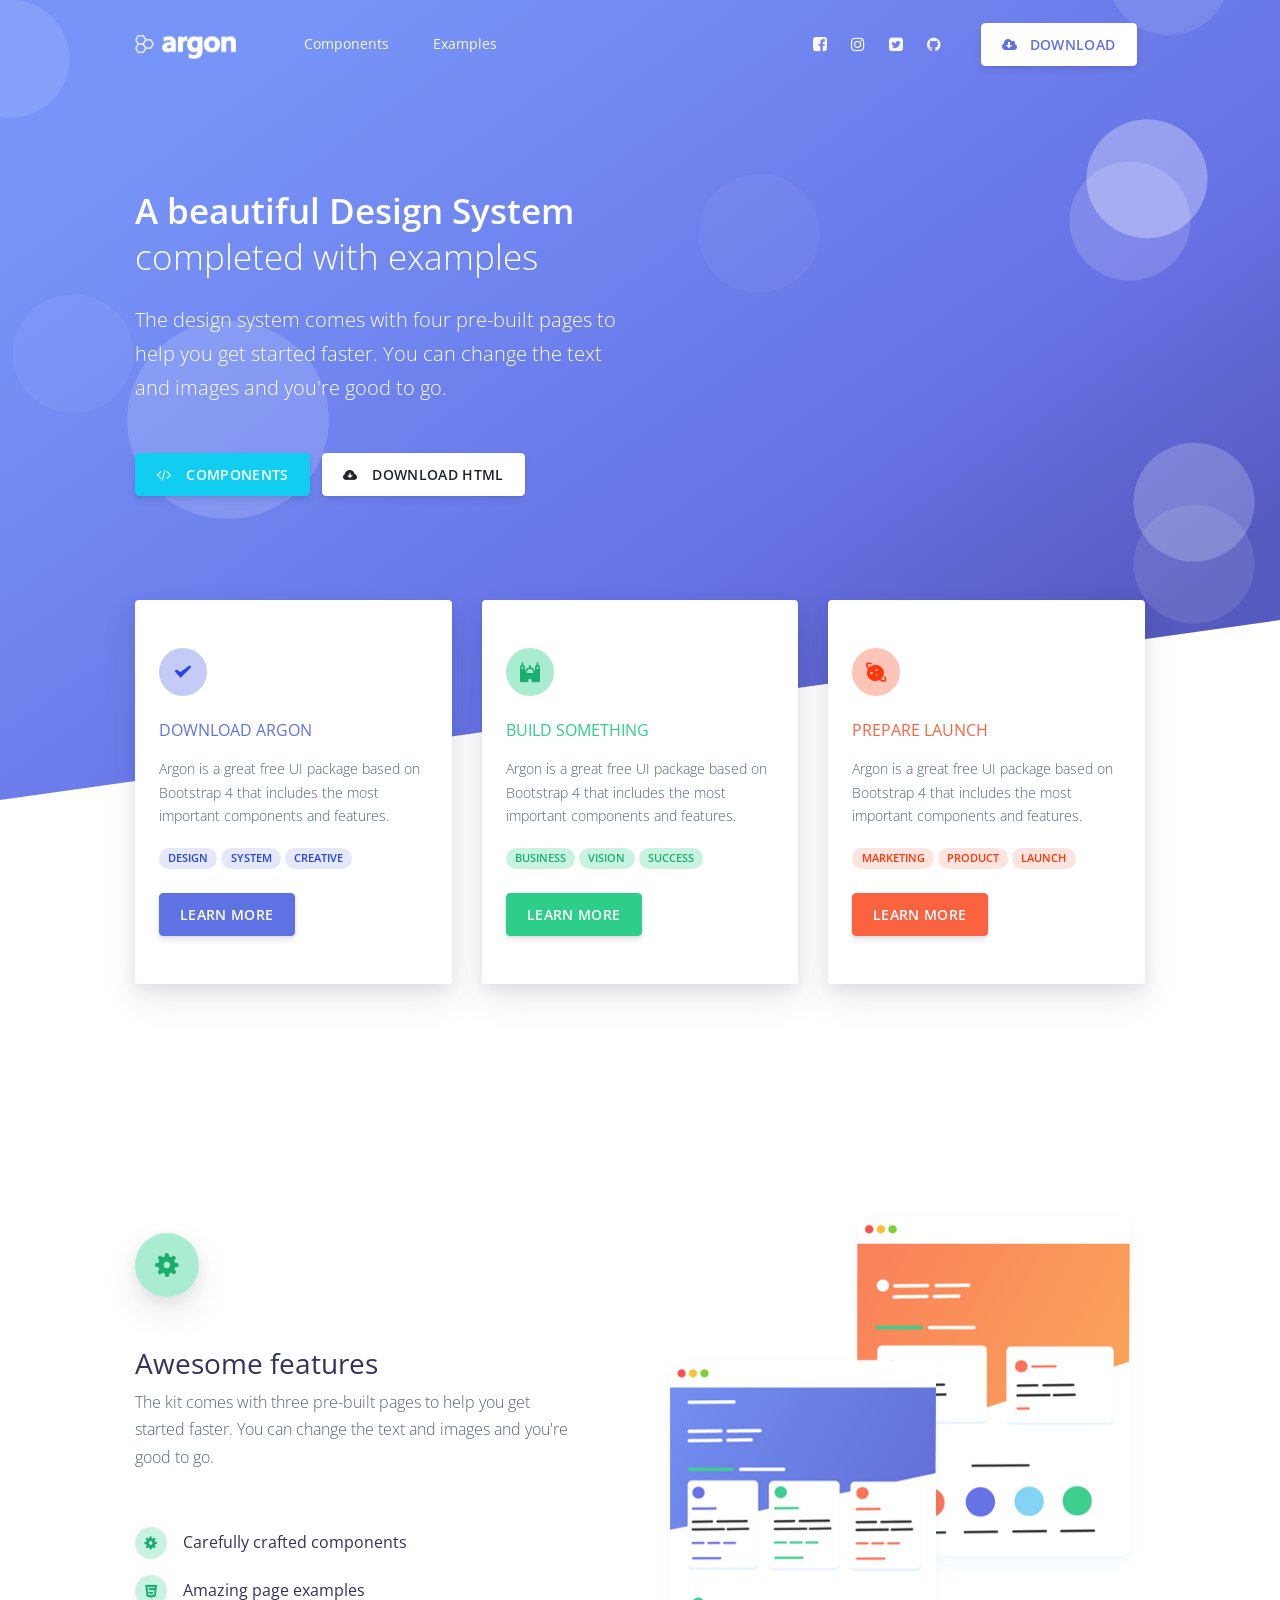
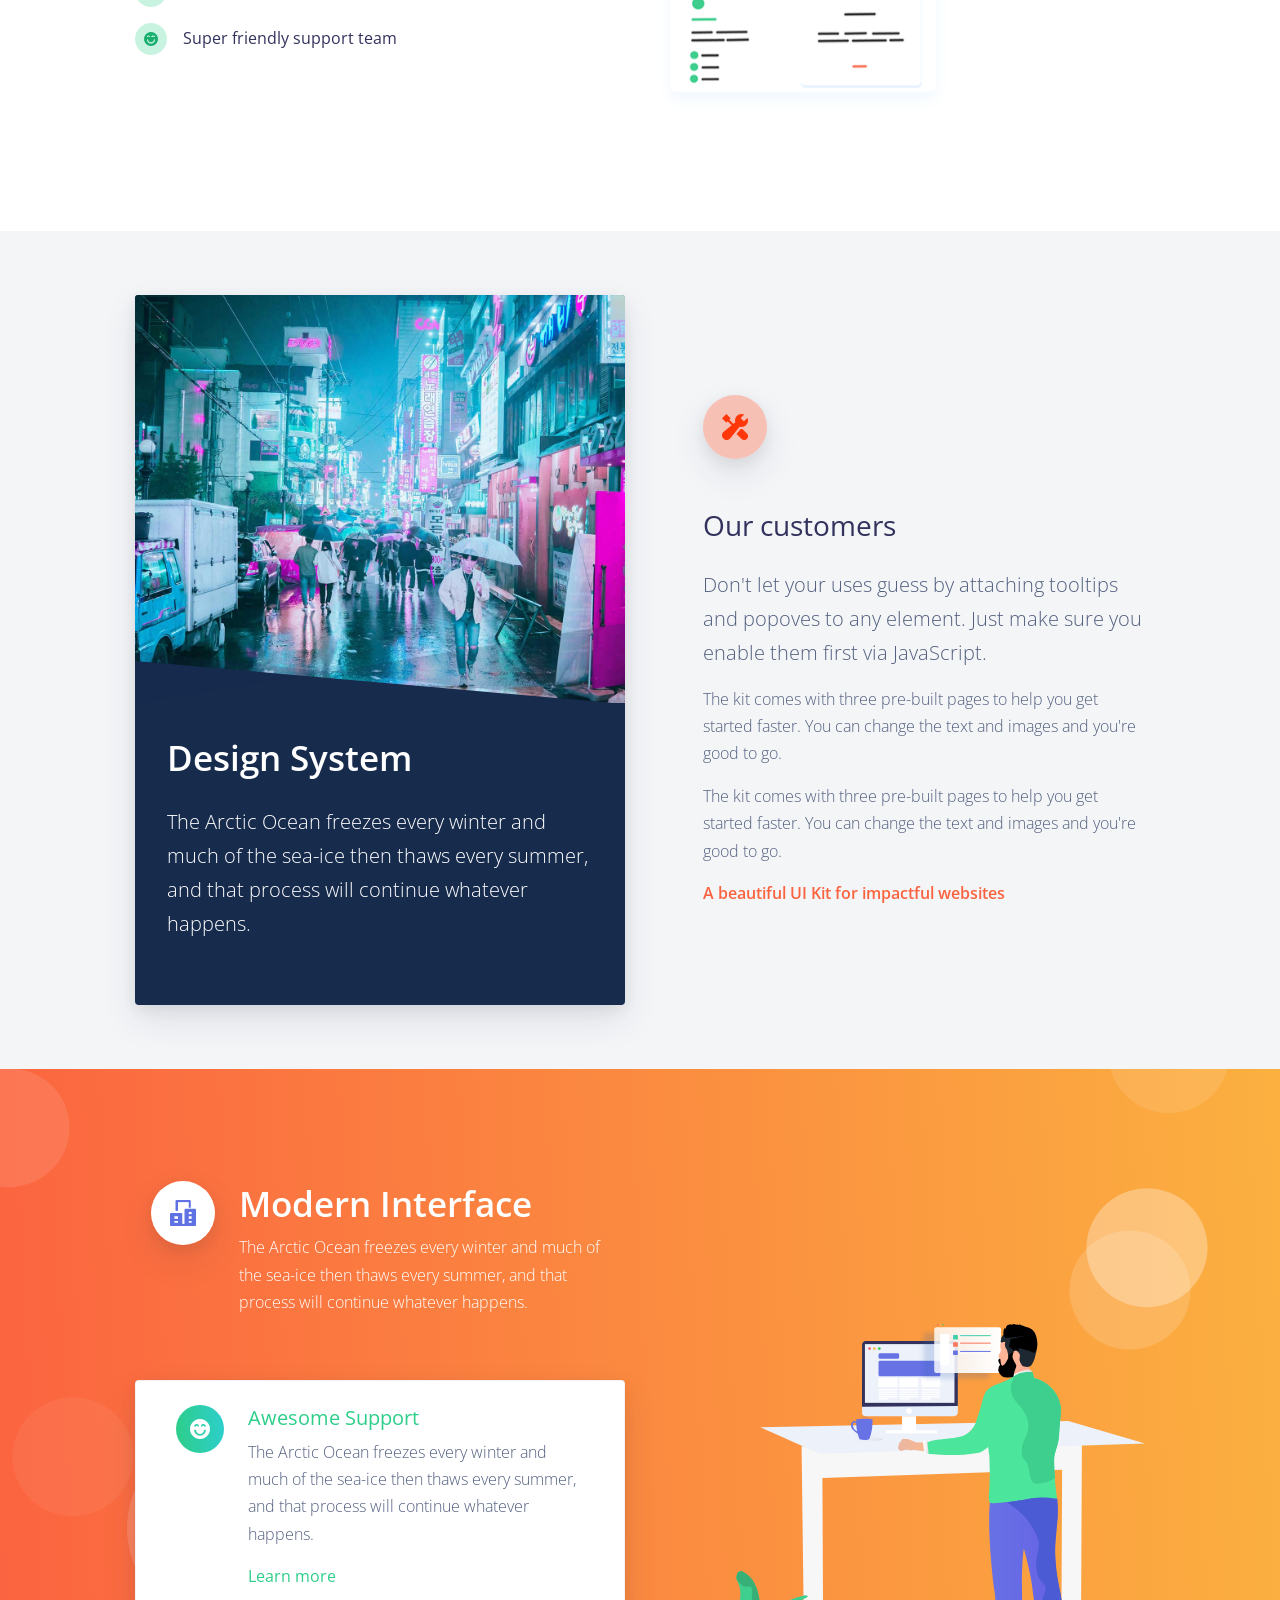
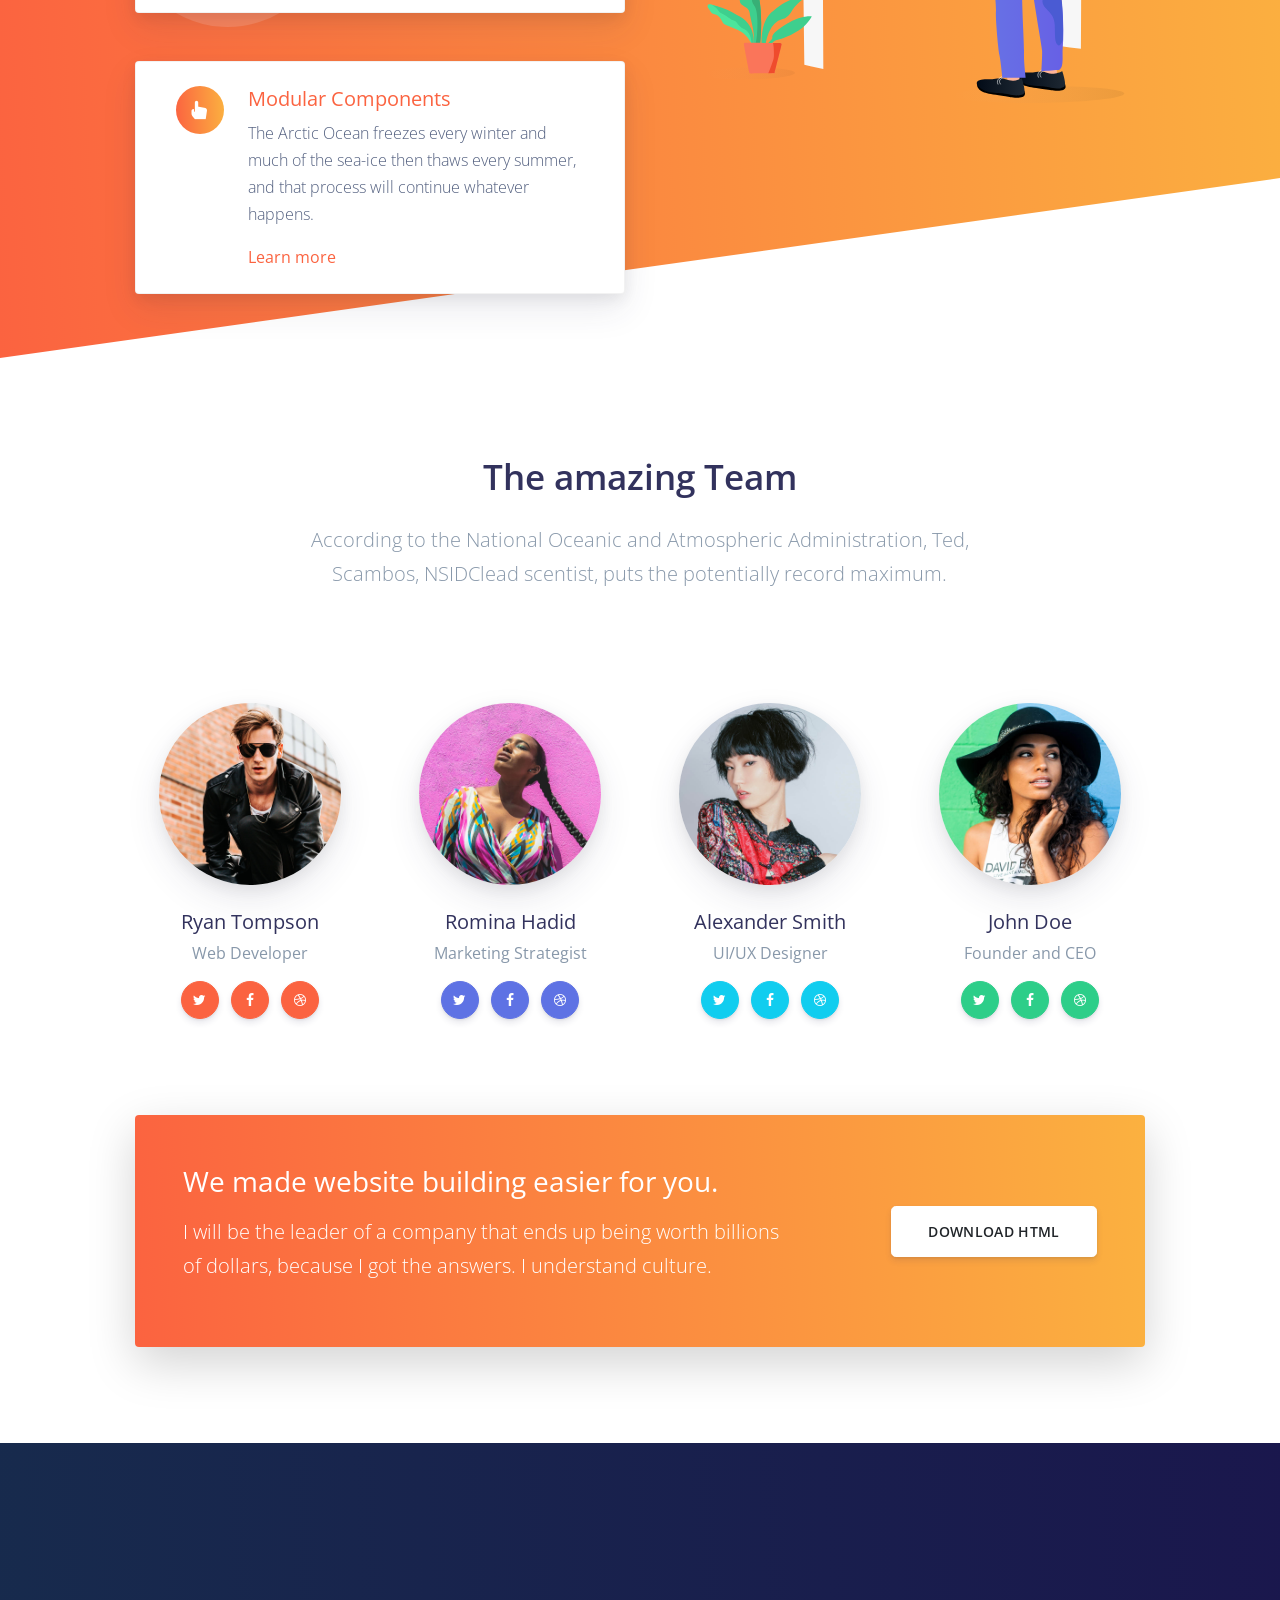
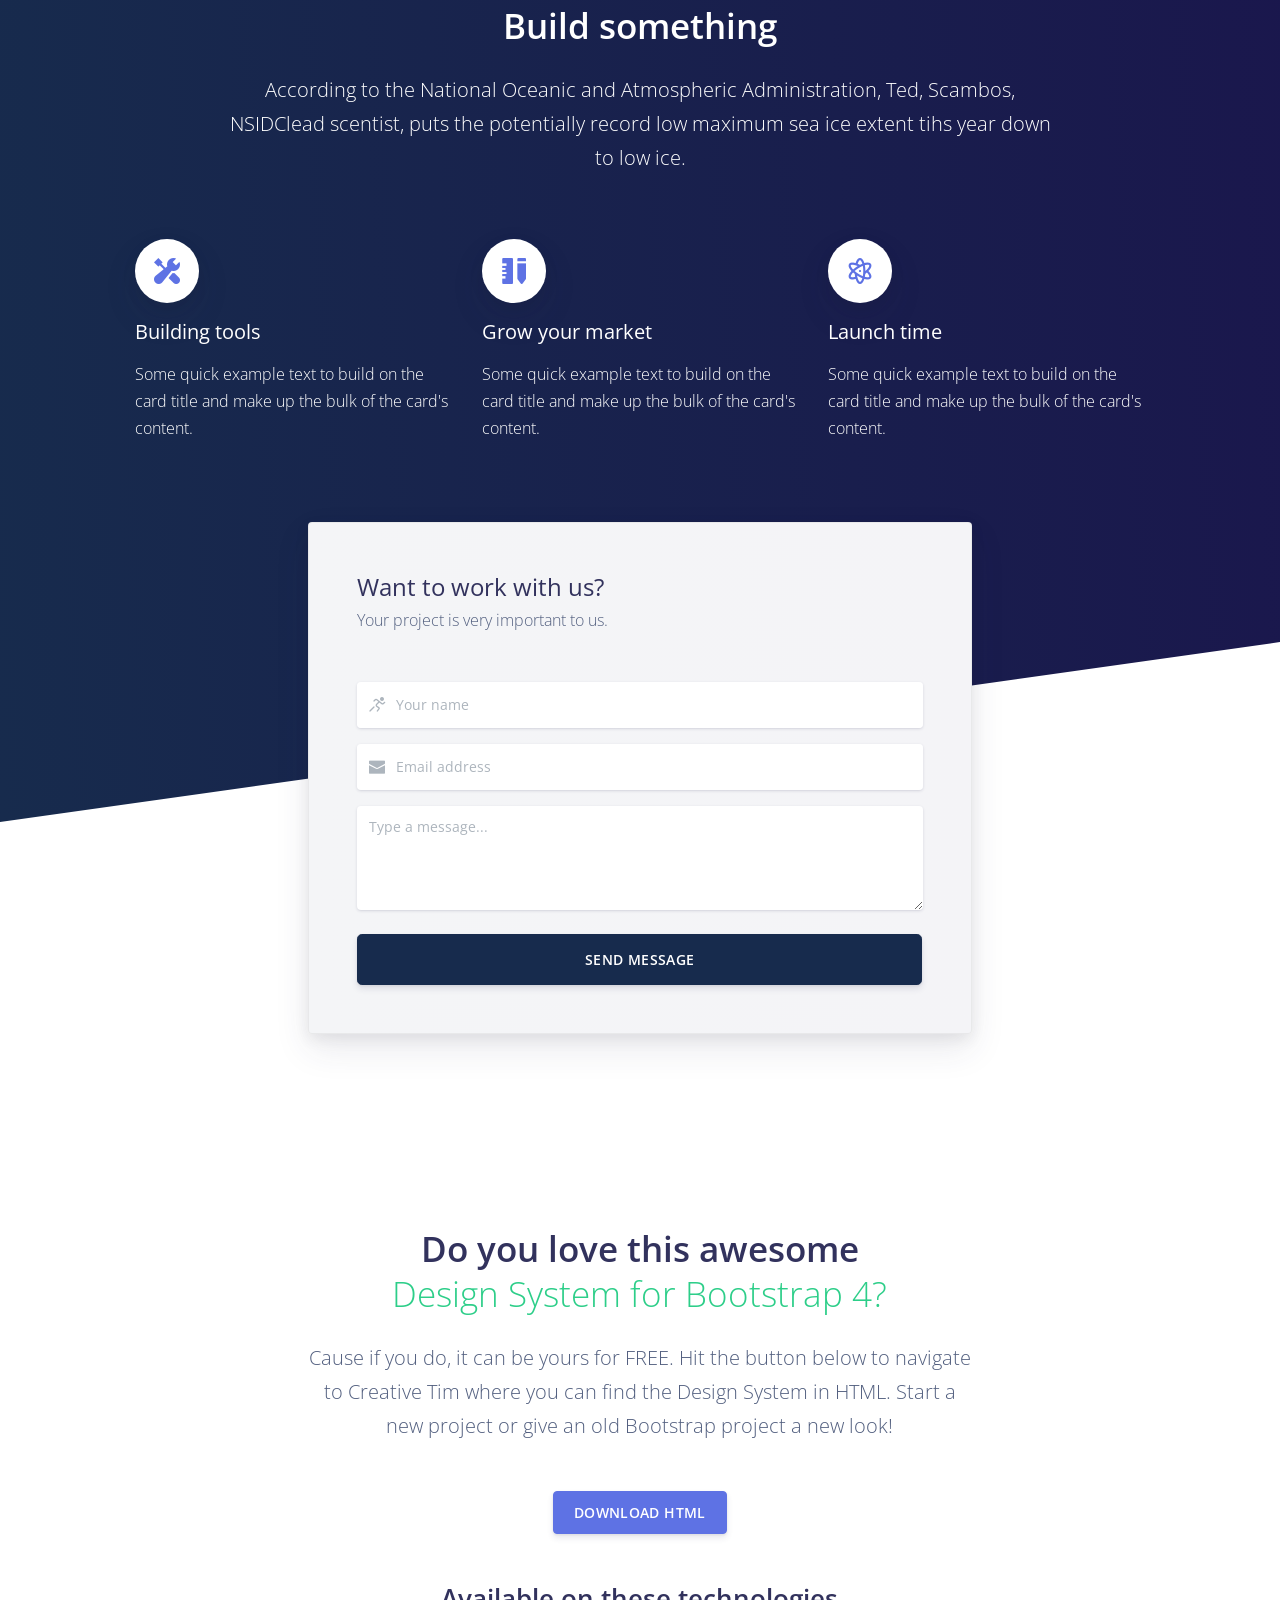
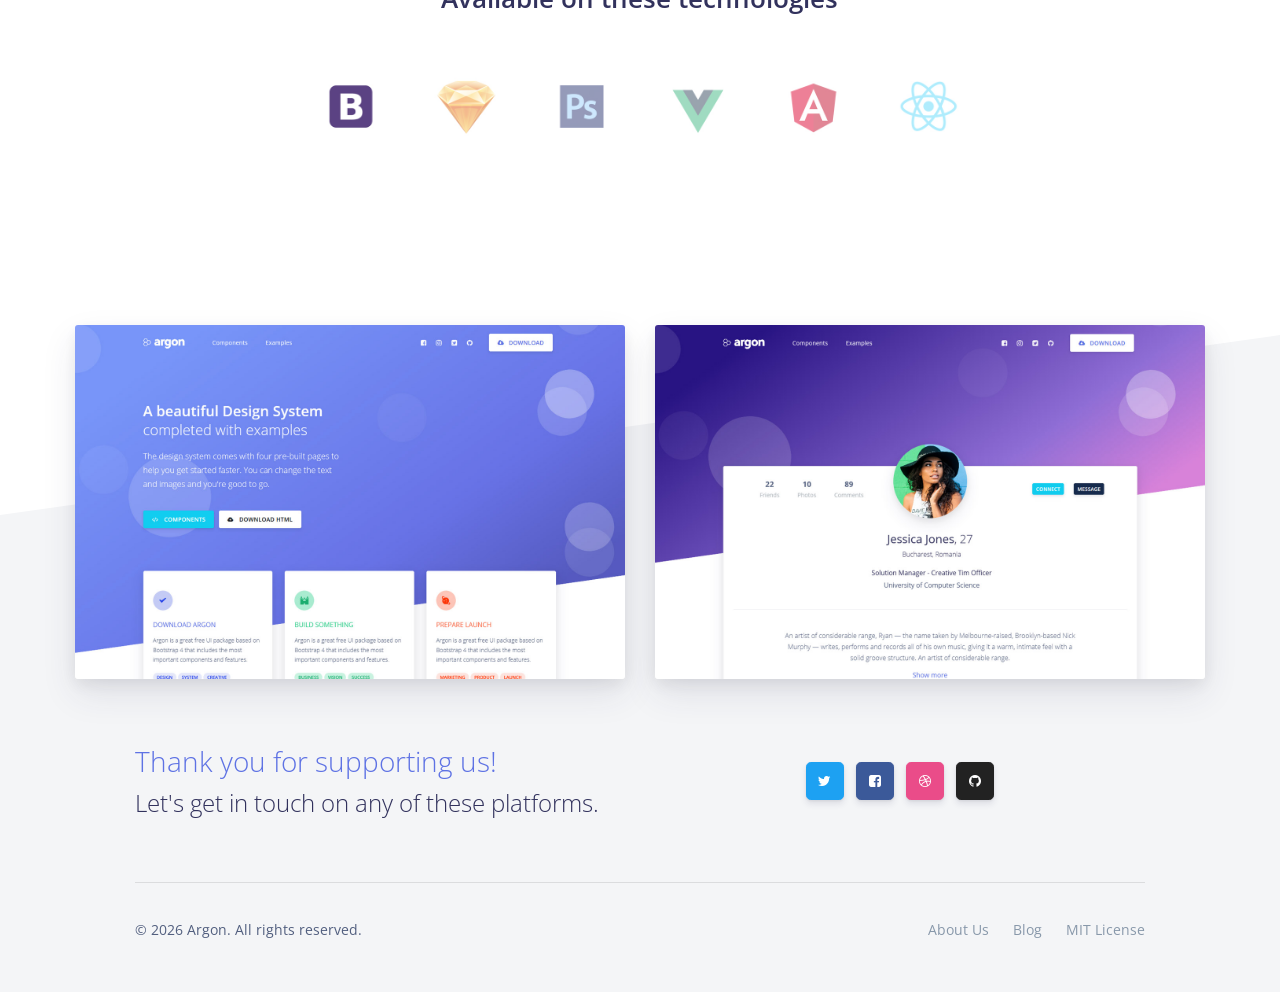
<file: assets/starter/landing.html>
<!DOCTYPE html>
<html data-motion-mode="full" data-motion="full">

<head>
  <meta charset="utf-8">
  <meta name="viewport" content="width=device-width, initial-scale=1, shrink-to-fit=no">
  <meta name="description" content="Start your development with a Design System for Bootstrap 4.">
  <meta name="author" content="Creative Tim">
  <title>Landing — Argon</title>
  <!-- Favicon -->
  <link href="./assets/img/brand/favicon.png" rel="icon" type="image/png">
  <!-- Fonts -->
  <!-- Icons -->
  <link href="./assets/vendor/nucleo/css/nucleo.css" rel="stylesheet">
  <link href="./assets/vendor/font-awesome/css/font-awesome.min.css" rel="stylesheet">
  <!-- Argon CSS -->
  <link rel="stylesheet" href="./assets/css/local-fonts.css">
<link rel="stylesheet" href="./assets/css/motion-local.css">
<link type="text/css" href="./assets/css/argon.css?v=1.0.0" rel="stylesheet">
</head>

<body>
  <header class="header-global">
    <nav id="navbar-main" class="navbar navbar-main navbar-expand-lg navbar-transparent navbar-light">
      <div class="container">
        <a class="navbar-brand mr-lg-5" href="./index.html">
          <img src="./assets/img/brand/white.png">
        </a>
        <button class="navbar-toggler" type="button" data-toggle="collapse" data-target="#navbar_global" aria-controls="navbar_global" aria-expanded="false" aria-label="Toggle navigation">
          <span class="navbar-toggler-icon"></span>
        </button>
        <div class="navbar-collapse collapse" id="navbar_global">
          <div class="navbar-collapse-header">
            <div class="row">
              <div class="col-6 collapse-brand">
                <a href="./index.html">
                  <img src="./assets/img/brand/blue.png">
                </a>
              </div>
              <div class="col-6 collapse-close">
                <button type="button" class="navbar-toggler" data-toggle="collapse" data-target="#navbar_global" aria-controls="navbar_global" aria-expanded="false" aria-label="Toggle navigation">
                  <span></span>
                  <span></span>
                </button>
              </div>
            </div>
          </div>
          <ul class="navbar-nav navbar-nav-hover align-items-lg-center">
            <li class="nav-item dropdown">
              <a href="#" class="nav-link" data-toggle="dropdown" href="#" role="button">
                <i class="ni ni-ui-04 d-lg-none"></i>
                <span class="nav-link-inner--text">Components</span>
              </a>
              <div class="dropdown-menu dropdown-menu-xl">
                <div class="dropdown-menu-inner">
                  <a href="#" class="media d-flex align-items-center">
                    <div class="icon icon-shape bg-gradient-primary rounded-circle text-white">
                      <i class="ni ni-spaceship"></i>
                    </div>
                    <div class="media-body ml-3">
                      <h6 class="heading text-primary mb-md-1">Getting started</h6>
                      <p class="description d-none d-md-inline-block mb-0">Get started with Bootstrap, the world's most popular framework for building responsive sites.</p>
                    </div>
                  </a>
                  <a href="#" class="media d-flex align-items-center">
                    <div class="icon icon-shape bg-gradient-warning rounded-circle text-white">
                      <i class="ni ni-ui-04"></i>
                    </div>
                    <div class="media-body ml-3">
                      <h5 class="heading text-warning mb-md-1">Components</h5>
                      <p class="description d-none d-md-inline-block mb-0">Learn how to use Argon compiling Scss, change brand colors and more.</p>
                    </div>
                  </a>
                </div>
              </div>
            </li>
            <li class="nav-item dropdown">
              <a href="#" class="nav-link" data-toggle="dropdown" href="#" role="button">
                <i class="ni ni-collection d-lg-none"></i>
                <span class="nav-link-inner--text">Examples</span>
              </a>
              <div class="dropdown-menu">
                <a href="./landing.html" class="dropdown-item">Landing</a>
                <a href="./profile.html" class="dropdown-item">Profile</a>
                <a href="./login.html" class="dropdown-item">Login</a>
                <a href="./register.html" class="dropdown-item">Register</a>
              </div>
            </li>
          </ul>
          <ul class="navbar-nav align-items-lg-center ml-lg-auto">
            <li class="nav-item">
              <a class="nav-link nav-link-icon" href="#" data-toggle="tooltip" title="Like us on Facebook">
                <i class="fa fa-facebook-square"></i>
                <span class="nav-link-inner--text d-lg-none">Facebook</span>
              </a>
            </li>
            <li class="nav-item">
              <a class="nav-link nav-link-icon" href="#" data-toggle="tooltip" title="Follow us on Instagram">
                <i class="fa fa-instagram"></i>
                <span class="nav-link-inner--text d-lg-none">Instagram</span>
              </a>
            </li>
            <li class="nav-item">
              <a class="nav-link nav-link-icon" href="#" data-toggle="tooltip" title="Follow us on Twitter">
                <i class="fa fa-twitter-square"></i>
                <span class="nav-link-inner--text d-lg-none">Twitter</span>
              </a>
            </li>
            <li class="nav-item">
              <a class="nav-link nav-link-icon" href="#" target="_blank" data-toggle="tooltip" title="Star us on Github">
                <i class="fa fa-github"></i>
                <span class="nav-link-inner--text d-lg-none">Github</span>
              </a>
            </li>
            <li class="nav-item d-none d-lg-block ml-lg-4">
              <a href="#" class="btn btn-neutral btn-icon">
                <span class="btn-inner--icon">
                  <i class="fa fa-cloud-download mr-2"></i>
                </span>
                <span class="nav-link-inner--text">Download</span>
              </a>
            </li>
          </ul>
        </div>
      </div>
    </nav>
  </header>
  <main>
    <div class="position-relative">
      <!-- shape Hero -->
      <section class="section-shaped my-0">
        <div class="shape shape-style-1 shape-default shape-skew">
          <span></span>
          <span></span>
          <span></span>
          <span></span>
          <span></span>
          <span></span>
          <span></span>
          <span></span>
          <span></span>
        </div>
        <div class="container shape-container d-flex">
          <div class="col px-0">
            <div class="row">
              <div class="col-lg-6">
                <h1 class="display-3  text-white">A beautiful Design System
                  <span>completed with examples</span>
                </h1>
                <p class="lead  text-white">The design system comes with four pre-built pages to help you get started faster. You can change the text and images and you're good to go.</p>
                <div class="btn-wrapper">
                  <a href="#" class="btn btn-info btn-icon mb-3 mb-sm-0">
                    <span class="btn-inner--icon"><i class="fa fa-code"></i></span>
                    <span class="btn-inner--text">Components</span>
                  </a>
                  <a href="#" class="btn btn-white btn-icon mb-3 mb-sm-0">
                    <span class="btn-inner--icon"><i class="ni ni-cloud-download-95"></i></span>
                    <span class="btn-inner--text">Download HTML</span>
                  </a>
                </div>
              </div>
            </div>
          </div>
        </div>
      </section>
      <!-- 1st Hero Variation -->
    </div>
    <section class="section section-lg pt-lg-0 mt--200">
      <div class="container">
        <div class="row justify-content-center">
          <div class="col-lg-12">
            <div class="row row-grid">
              <div class="col-lg-4">
                <div class="card card-lift--hover shadow border-0">
                  <div class="card-body py-5">
                    <div class="icon icon-shape icon-shape-primary rounded-circle mb-4">
                      <i class="ni ni-check-bold"></i>
                    </div>
                    <h6 class="text-primary text-uppercase">Download Argon</h6>
                    <p class="description mt-3">Argon is a great free UI package based on Bootstrap 4 that includes the most important components and features.</p>
                    <div>
                      <span class="badge badge-pill badge-primary">design</span>
                      <span class="badge badge-pill badge-primary">system</span>
                      <span class="badge badge-pill badge-primary">creative</span>
                    </div>
                    <a href="#" class="btn btn-primary mt-4">Learn more</a>
                  </div>
                </div>
              </div>
              <div class="col-lg-4">
                <div class="card card-lift--hover shadow border-0">
                  <div class="card-body py-5">
                    <div class="icon icon-shape icon-shape-success rounded-circle mb-4">
                      <i class="ni ni-istanbul"></i>
                    </div>
                    <h6 class="text-success text-uppercase">Build Something</h6>
                    <p class="description mt-3">Argon is a great free UI package based on Bootstrap 4 that includes the most important components and features.</p>
                    <div>
                      <span class="badge badge-pill badge-success">business</span>
                      <span class="badge badge-pill badge-success">vision</span>
                      <span class="badge badge-pill badge-success">success</span>
                    </div>
                    <a href="#" class="btn btn-success mt-4">Learn more</a>
                  </div>
                </div>
              </div>
              <div class="col-lg-4">
                <div class="card card-lift--hover shadow border-0">
                  <div class="card-body py-5">
                    <div class="icon icon-shape icon-shape-warning rounded-circle mb-4">
                      <i class="ni ni-planet"></i>
                    </div>
                    <h6 class="text-warning text-uppercase">Prepare Launch</h6>
                    <p class="description mt-3">Argon is a great free UI package based on Bootstrap 4 that includes the most important components and features.</p>
                    <div>
                      <span class="badge badge-pill badge-warning">marketing</span>
                      <span class="badge badge-pill badge-warning">product</span>
                      <span class="badge badge-pill badge-warning">launch</span>
                    </div>
                    <a href="#" class="btn btn-warning mt-4">Learn more</a>
                  </div>
                </div>
              </div>
            </div>
          </div>
        </div>
      </div>
    </section>
    <section class="section section-lg">
      <div class="container">
        <div class="row row-grid align-items-center">
          <div class="col-md-6 order-md-2">
            <img src="./assets/img/theme/promo-1.png" class="img-fluid floating">
          </div>
          <div class="col-md-6 order-md-1">
            <div class="pr-md-5">
              <div class="icon icon-lg icon-shape icon-shape-success shadow rounded-circle mb-5">
                <i class="ni ni-settings-gear-65"></i>
              </div>
              <h3>Awesome features</h3>
              <p>The kit comes with three pre-built pages to help you get started faster. You can change the text and images and you're good to go.</p>
              <ul class="list-unstyled mt-5">
                <li class="py-2">
                  <div class="d-flex align-items-center">
                    <div>
                      <div class="badge badge-circle badge-success mr-3">
                        <i class="ni ni-settings-gear-65"></i>
                      </div>
                    </div>
                    <div>
                      <h6 class="mb-0">Carefully crafted components</h6>
                    </div>
                  </div>
                </li>
                <li class="py-2">
                  <div class="d-flex align-items-center">
                    <div>
                      <div class="badge badge-circle badge-success mr-3">
                        <i class="ni ni-html5"></i>
                      </div>
                    </div>
                    <div>
                      <h6 class="mb-0">Amazing page examples</h6>
                    </div>
                  </div>
                </li>
                <li class="py-2">
                  <div class="d-flex align-items-center">
                    <div>
                      <div class="badge badge-circle badge-success mr-3">
                        <i class="ni ni-satisfied"></i>
                      </div>
                    </div>
                    <div>
                      <h6 class="mb-0">Super friendly support team</h6>
                    </div>
                  </div>
                </li>
              </ul>
            </div>
          </div>
        </div>
      </div>
    </section>
    <section class="section bg-secondary">
      <div class="container">
        <div class="row row-grid align-items-center">
          <div class="col-md-6">
            <div class="card bg-default shadow border-0">
              <img src="./assets/img/theme/img-1-1200x1000.jpg" class="card-img-top">
              <blockquote class="card-blockquote">
                <svg preserveAspectRatio="none" xmlns="http://www.w3.org/2000/svg" viewBox="0 0 583 95" class="svg-bg">
                  <polygon points="0,52 583,95 0,95" class="fill-default" />
                  <polygon points="0,42 583,95 683,0 0,95" opacity=".2" class="fill-default" />
                </svg>
                <h4 class="display-3 font-weight-bold text-white">Design System</h4>
                <p class="lead text-italic text-white">The Arctic Ocean freezes every winter and much of the sea-ice then thaws every summer, and that process will continue whatever happens.</p>
              </blockquote>
            </div>
          </div>
          <div class="col-md-6">
            <div class="pl-md-5">
              <div class="icon icon-lg icon-shape icon-shape-warning shadow rounded-circle mb-5">
                <i class="ni ni-settings"></i>
              </div>
              <h3>Our customers</h3>
              <p class="lead">Don't let your uses guess by attaching tooltips and popoves to any element. Just make sure you enable them first via JavaScript.</p>
              <p>The kit comes with three pre-built pages to help you get started faster. You can change the text and images and you're good to go.</p>
              <p>The kit comes with three pre-built pages to help you get started faster. You can change the text and images and you're good to go.</p>
              <a href="#" class="font-weight-bold text-warning mt-5">A beautiful UI Kit for impactful websites</a>
            </div>
          </div>
        </div>
      </div>
    </section>
    <section class="section section section-shaped my-0 overflow-hidden">
      <div class="shape shape-style-1 bg-gradient-warning shape-skew">
        <span></span>
        <span></span>
        <span></span>
        <span></span>
        <span></span>
        <span></span>
      </div>
      <div class="container py-0">
        <div class="row row-grid align-items-center">
          <div class="col-md-6 order-lg-2 ml-lg-auto">
            <div class="position-relative pl-md-5">
              <img src="./assets/img/ill/ill-2.svg" class="img-center img-fluid">
            </div>
          </div>
          <div class="col-lg-6 order-lg-1">
            <div class="d-flex px-3">
              <div>
                <div class="icon icon-lg icon-shape bg-gradient-white shadow rounded-circle text-primary">
                  <i class="ni ni-building text-primary"></i>
                </div>
              </div>
              <div class="pl-4">
                <h4 class="display-3 text-white">Modern Interface</h4>
                <p class="text-white">The Arctic Ocean freezes every winter and much of the sea-ice then thaws every summer, and that process will continue whatever happens.</p>
              </div>
            </div>
            <div class="card shadow shadow-lg--hover mt-5">
              <div class="card-body">
                <div class="d-flex px-3">
                  <div>
                    <div class="icon icon-shape bg-gradient-success rounded-circle text-white">
                      <i class="ni ni-satisfied"></i>
                    </div>
                  </div>
                  <div class="pl-4">
                    <h5 class="title text-success">Awesome Support</h5>
                    <p>The Arctic Ocean freezes every winter and much of the sea-ice then thaws every summer, and that process will continue whatever happens.</p>
                    <a href="#" class="text-success">Learn more</a>
                  </div>
                </div>
              </div>
            </div>
            <div class="card shadow shadow-lg--hover mt-5">
              <div class="card-body">
                <div class="d-flex px-3">
                  <div>
                    <div class="icon icon-shape bg-gradient-warning rounded-circle text-white">
                      <i class="ni ni-active-40"></i>
                    </div>
                  </div>
                  <div class="pl-4">
                    <h5 class="title text-warning">Modular Components</h5>
                    <p>The Arctic Ocean freezes every winter and much of the sea-ice then thaws every summer, and that process will continue whatever happens.</p>
                    <a href="#" class="text-warning">Learn more</a>
                  </div>
                </div>
              </div>
            </div>
          </div>
        </div>
      </div>
    </section>
    <section class="section section-lg">
      <div class="container">
        <div class="row justify-content-center text-center mb-lg">
          <div class="col-lg-8">
            <h2 class="display-3">The amazing Team</h2>
            <p class="lead text-muted">According to the National Oceanic and Atmospheric Administration, Ted, Scambos, NSIDClead scentist, puts the potentially record maximum.</p>
          </div>
        </div>
        <div class="row">
          <div class="col-md-6 col-lg-3 mb-5 mb-lg-0">
            <div class="px-4">
              <img src="./assets/img/theme/team-1-800x800.jpg" class="rounded-circle img-center img-fluid shadow shadow-lg--hover" style="width: 200px;">
              <div class="pt-4 text-center">
                <h5 class="title">
                  <span class="d-block mb-1">Ryan Tompson</span>
                  <small class="h6 text-muted">Web Developer</small>
                </h5>
                <div class="mt-3">
                  <a href="#" class="btn btn-warning btn-icon-only rounded-circle">
                    <i class="fa fa-twitter"></i>
                  </a>
                  <a href="#" class="btn btn-warning btn-icon-only rounded-circle">
                    <i class="fa fa-facebook"></i>
                  </a>
                  <a href="#" class="btn btn-warning btn-icon-only rounded-circle">
                    <i class="fa fa-dribbble"></i>
                  </a>
                </div>
              </div>
            </div>
          </div>
          <div class="col-md-6 col-lg-3 mb-5 mb-lg-0">
            <div class="px-4">
              <img src="./assets/img/theme/team-2-800x800.jpg" class="rounded-circle img-center img-fluid shadow shadow-lg--hover" style="width: 200px;">
              <div class="pt-4 text-center">
                <h5 class="title">
                  <span class="d-block mb-1">Romina Hadid</span>
                  <small class="h6 text-muted">Marketing Strategist</small>
                </h5>
                <div class="mt-3">
                  <a href="#" class="btn btn-primary btn-icon-only rounded-circle">
                    <i class="fa fa-twitter"></i>
                  </a>
                  <a href="#" class="btn btn-primary btn-icon-only rounded-circle">
                    <i class="fa fa-facebook"></i>
                  </a>
                  <a href="#" class="btn btn-primary btn-icon-only rounded-circle">
                    <i class="fa fa-dribbble"></i>
                  </a>
                </div>
              </div>
            </div>
          </div>
          <div class="col-md-6 col-lg-3 mb-5 mb-lg-0">
            <div class="px-4">
              <img src="./assets/img/theme/team-3-800x800.jpg" class="rounded-circle img-center img-fluid shadow shadow-lg--hover" style="width: 200px;">
              <div class="pt-4 text-center">
                <h5 class="title">
                  <span class="d-block mb-1">Alexander Smith</span>
                  <small class="h6 text-muted">UI/UX Designer</small>
                </h5>
                <div class="mt-3">
                  <a href="#" class="btn btn-info btn-icon-only rounded-circle">
                    <i class="fa fa-twitter"></i>
                  </a>
                  <a href="#" class="btn btn-info btn-icon-only rounded-circle">
                    <i class="fa fa-facebook"></i>
                  </a>
                  <a href="#" class="btn btn-info btn-icon-only rounded-circle">
                    <i class="fa fa-dribbble"></i>
                  </a>
                </div>
              </div>
            </div>
          </div>
          <div class="col-md-6 col-lg-3 mb-5 mb-lg-0">
            <div class="px-4">
              <img src="./assets/img/theme/team-4-800x800.jpg" class="rounded-circle img-center img-fluid shadow shadow-lg--hover" style="width: 200px;">
              <div class="pt-4 text-center">
                <h5 class="title">
                  <span class="d-block mb-1">John Doe</span>
                  <small class="h6 text-muted">Founder and CEO</small>
                </h5>
                <div class="mt-3">
                  <a href="#" class="btn btn-success btn-icon-only rounded-circle">
                    <i class="fa fa-twitter"></i>
                  </a>
                  <a href="#" class="btn btn-success btn-icon-only rounded-circle">
                    <i class="fa fa-facebook"></i>
                  </a>
                  <a href="#" class="btn btn-success btn-icon-only rounded-circle">
                    <i class="fa fa-dribbble"></i>
                  </a>
                </div>
              </div>
            </div>
          </div>
        </div>
      </div>
    </section>
    <section class="section section-lg pt-0">
      <div class="container">
        <div class="card bg-gradient-warning shadow-lg border-0">
          <div class="p-5">
            <div class="row align-items-center">
              <div class="col-lg-8">
                <h3 class="text-white">We made website building easier for you.</h3>
                <p class="lead text-white mt-3">I will be the leader of a company that ends up being worth billions of dollars, because I got the answers. I understand culture.</p>
              </div>
              <div class="col-lg-3 ml-lg-auto">
                <a href="#" class="btn btn-lg btn-block btn-white">Download HTML</a>
              </div>
            </div>
          </div>
        </div>
      </div>
    </section>
    <section class="section section-shaped my-0 overflow-hidden">
      <div class="shape shape-style-3 bg-gradient-default shape-skew">
        <span></span>
        <span></span>
        <span></span>
        <span></span>
      </div>
      <div class="container pt-lg pb-300">
        <div class="row text-center justify-content-center">
          <div class="col-lg-10">
            <h2 class="display-3 text-white">Build something</h2>
            <p class="lead text-white">According to the National Oceanic and Atmospheric Administration, Ted, Scambos, NSIDClead scentist, puts the potentially record low maximum sea ice extent tihs year down to low ice.</p>
          </div>
        </div>
        <div class="row row-grid mt-5">
          <div class="col-lg-4">
            <div class="icon icon-lg icon-shape bg-gradient-white shadow rounded-circle text-primary">
              <i class="ni ni-settings text-primary"></i>
            </div>
            <h5 class="text-white mt-3">Building tools</h5>
            <p class="text-white mt-3">Some quick example text to build on the card title and make up the bulk of the card's content.</p>
          </div>
          <div class="col-lg-4">
            <div class="icon icon-lg icon-shape bg-gradient-white shadow rounded-circle text-primary">
              <i class="ni ni-ruler-pencil text-primary"></i>
            </div>
            <h5 class="text-white mt-3">Grow your market</h5>
            <p class="text-white mt-3">Some quick example text to build on the card title and make up the bulk of the card's content.</p>
          </div>
          <div class="col-lg-4">
            <div class="icon icon-lg icon-shape bg-gradient-white shadow rounded-circle text-primary">
              <i class="ni ni-atom text-primary"></i>
            </div>
            <h5 class="text-white mt-3">Launch time</h5>
            <p class="text-white mt-3">Some quick example text to build on the card title and make up the bulk of the card's content.</p>
          </div>
        </div>
      </div>
    </section>
    <section class="section section-lg pt-lg-0 section-contact-us">
      <div class="container">
        <div class="row justify-content-center mt--300">
          <div class="col-lg-8">
            <div class="card bg-gradient-secondary shadow">
              <div class="card-body p-lg-5">
                <h4 class="mb-1">Want to work with us?</h4>
                <p class="mt-0">Your project is very important to us.</p>
                <div class="form-group mt-5">
                  <div class="input-group input-group-alternative">
                    <div class="input-group-prepend">
                      <span class="input-group-text"><i class="ni ni-user-run"></i></span>
                    </div>
                    <input class="form-control" placeholder="Your name" type="text">
                  </div>
                </div>
                <div class="form-group">
                  <div class="input-group input-group-alternative">
                    <div class="input-group-prepend">
                      <span class="input-group-text"><i class="ni ni-email-83"></i></span>
                    </div>
                    <input class="form-control" placeholder="Email address" type="email">
                  </div>
                </div>
                <div class="form-group mb-4">
                  <textarea class="form-control form-control-alternative" name="name" rows="4" cols="80" placeholder="Type a message..."></textarea>
                </div>
                <div>
                  <button type="button" class="btn btn-default btn-round btn-block btn-lg">Send Message</button>
                </div>
              </div>
            </div>
          </div>
        </div>
      </div>
    </section>
    <section class="section section-lg">
      <div class="container">
        <div class="row row-grid justify-content-center">
          <div class="col-lg-8 text-center">
            <h2 class="display-3">Do you love this awesome
              <span class="text-success">Design System for Bootstrap 4?</span>
            </h2>
            <p class="lead">Cause if you do, it can be yours for FREE. Hit the button below to navigate to Creative Tim where you can find the Design System in HTML. Start a new project or give an old Bootstrap project a new look!</p>
            <div class="btn-wrapper">
              <a href="#" class="btn btn-primary mb-3 mb-sm-0">Download HTML</a>
            </div>
            <div class="text-center">
              <h4 class="display-4 mb-5 mt-5">Available on these technologies</h4>
              <div class="row justify-content-center">
                <div class="col-lg-2 col-4">
                  <a href="#" data-toggle="tooltip" data-original-title="Bootstrap 4 - Most popular front-end component library">
                    <img src="./assets/img/kit/bootstrap.jpg" class="img-fluid">
                  </a>
                </div>
                <div class="col-lg-2 col-4">
                  <a href="#" data-toggle="tooltip" data-original-title="[Coming Soon] Sketch - Digital design toolkit">
                    <img src="./assets/img/kit/sketch.jpg" class="img-fluid opacity-5">
                  </a>
                </div>
                <div class="col-lg-2 col-4">
                  <a href="#" data-toggle="tooltip" data-original-title="[Coming Soon] Adobe Photoshop - Software for digital images manipulation">
                    <img src="./assets/img/kit/ps.jpg" class="img-fluid  opacity-5">
                  </a>
                </div>
                <div class="col-lg-2 col-4">
                  <a href="#" data-toggle="tooltip" data-original-title="[Coming Soon] Vue.js - The progressive javascript framework">
                    <img src="./assets/img/kit/vue.jpg" class="img-fluid opacity-5">
                  </a>
                </div>
                <div class="col-lg-2 col-4">
                  <a href="#" data-toggle="tooltip" data-original-title="[Coming Soon] Angular - One framework. Mobile &amp; desktop">
                    <img src="./assets/img/kit/angular.jpg" class="img-fluid opacity-5">
                  </a>
                </div>
                <div class="col-lg-2 col-4">
                  <a href="#" data-toggle="tooltip" data-original-title="[Coming Soon] React - A JavaScript library for building user interfaces">
                    <img src="./assets/img/kit/react.jpg" class="img-fluid opacity-5">
                  </a>
                </div>
              </div>
            </div>
          </div>
        </div>
      </div>
    </section>
  </main>
  <footer class="footer has-cards">
    <div class="container container-lg">
      <div class="row">
        <div class="col-md-6 mb-5 mb-md-0">
          <div class="card card-lift--hover shadow border-0">
            <a href="./landing.html" title="Landing Page">
              <img src="./assets/img/theme/landing.jpg" class="card-img">
            </a>
          </div>
        </div>
        <div class="col-md-6 mb-5 mb-lg-0">
          <div class="card card-lift--hover shadow border-0">
            <a href="./profile.html" title="Profile Page">
              <img src="./assets/img/theme/profile.jpg" class="card-img">
            </a>
          </div>
        </div>
      </div>
    </div>
    <div class="container">
      <div class="row row-grid align-items-center my-md">
        <div class="col-lg-6">
          <h3 class="text-primary font-weight-light mb-2">Thank you for supporting us!</h3>
          <h4 class="mb-0 font-weight-light">Let's get in touch on any of these platforms.</h4>
        </div>
        <div class="col-lg-6 text-lg-center btn-wrapper">
          <a href="#" class="btn btn-neutral btn-icon-only btn-twitter btn-round btn-lg" data-toggle="tooltip" data-original-title="Follow us">
            <i class="fa fa-twitter"></i>
          </a>
          <a href="#" class="btn btn-neutral btn-icon-only btn-facebook btn-round btn-lg" data-toggle="tooltip" data-original-title="Like us">
            <i class="fa fa-facebook-square"></i>
          </a>
          <a href="#" class="btn btn-neutral btn-icon-only btn-dribbble btn-lg btn-round" data-toggle="tooltip" data-original-title="Follow us">
            <i class="fa fa-dribbble"></i>
          </a>
          <a href="#" class="btn btn-neutral btn-icon-only btn-github btn-round btn-lg" data-toggle="tooltip" data-original-title="Star on Github">
            <i class="fa fa-github"></i>
          </a>
        </div>
      </div>
      <hr>
      <div class="row align-items-center justify-content-md-between">
        <div class="col-md-6">
          <div class="copyright">
            &copy; 2026 Argon. All rights reserved.
          </div>
        </div>
        <div class="col-md-6">
          <ul class="nav nav-footer justify-content-end">
            <li class="nav-item">
              <a href="#" class="nav-link">About Us</a>
            </li>
            <li class="nav-item">
              <a href="#" class="nav-link">Blog</a>
            </li>
            <li class="nav-item">
              <a href="#" class="nav-link">MIT License</a>
            </li>
          </ul>
        </div>
      </div>
    </div>
  </footer>
  <!-- Core -->
  <script src="./assets/vendor/jquery/jquery.min.js"></script>
<script src="./assets/js/local-site.js"></script>
  <script src="./assets/vendor/popper/popper.min.js"></script>
  <script src="./assets/vendor/bootstrap/bootstrap.min.js"></script>
  <script src="./assets/vendor/headroom/headroom.min.js"></script>
  <!-- Argon JS -->
  <script src="./assets/js/argon.js?v=1.0.0"></script>
</body>

</html>
</file>
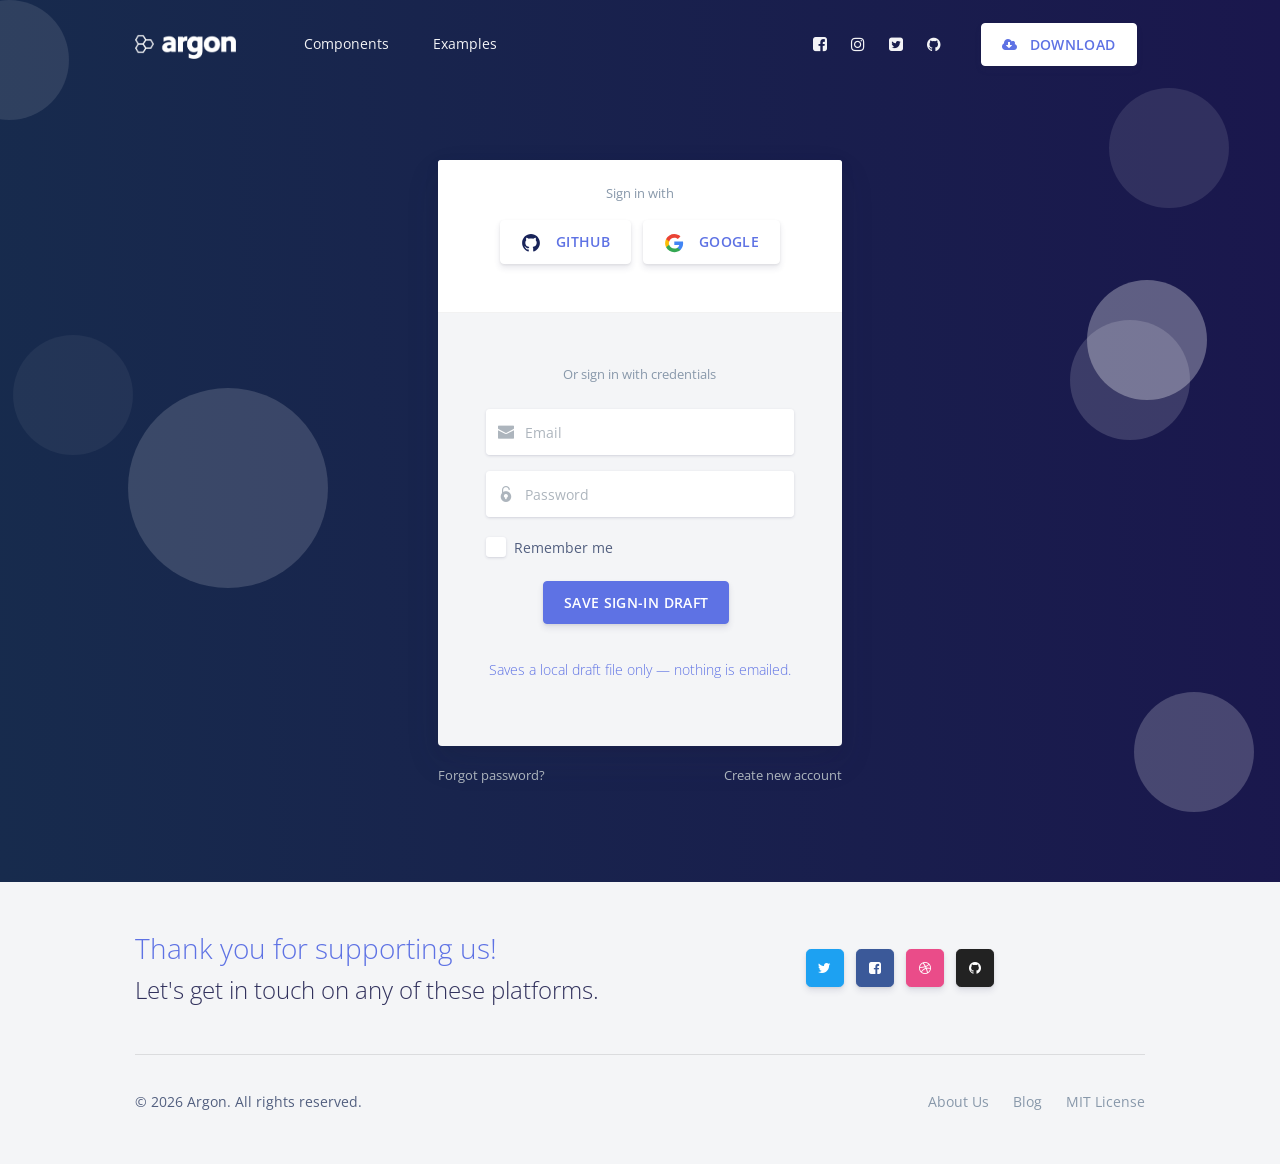
<file: assets/starter/login.html>
<!DOCTYPE html>
<html data-motion-mode="full" data-motion="full">

<head>
  <meta charset="utf-8">
  <meta name="viewport" content="width=device-width, initial-scale=1, shrink-to-fit=no">
  <meta name="description" content="Start your development with a Design System for Bootstrap 4.">
  <meta name="author" content="Creative Tim">
  <title>Login — Argon</title>
  <!-- Favicon -->
  <link href="./assets/img/brand/favicon.png" rel="icon" type="image/png">
  <!-- Fonts -->
  <!-- Icons -->
  <link href="./assets/vendor/nucleo/css/nucleo.css" rel="stylesheet">
  <link href="./assets/vendor/font-awesome/css/font-awesome.min.css" rel="stylesheet">
  <!-- Argon CSS -->
  <link rel="stylesheet" href="./assets/css/local-fonts.css">
<link rel="stylesheet" href="./assets/css/motion-local.css">
<link type="text/css" href="./assets/css/argon.css?v=1.0.0" rel="stylesheet">
</head>

<body>
  <header class="header-global">
    <nav id="navbar-main" class="navbar navbar-main navbar-expand-lg navbar-transparent navbar-light">
      <div class="container">
        <a class="navbar-brand mr-lg-5" href="./index.html">
          <img src="./assets/img/brand/white.png">
        </a>
        <button class="navbar-toggler" type="button" data-toggle="collapse" data-target="#navbar_global" aria-controls="navbar_global" aria-expanded="false" aria-label="Toggle navigation">
          <span class="navbar-toggler-icon"></span>
        </button>
        <div class="navbar-collapse collapse" id="navbar_global">
          <div class="navbar-collapse-header">
            <div class="row">
              <div class="col-6 collapse-brand">
                <a href="./index.html">
                  <img src="./assets/img/brand/blue.png">
                </a>
              </div>
              <div class="col-6 collapse-close">
                <button type="button" class="navbar-toggler" data-toggle="collapse" data-target="#navbar_global" aria-controls="navbar_global" aria-expanded="false" aria-label="Toggle navigation">
                  <span></span>
                  <span></span>
                </button>
              </div>
            </div>
          </div>
          <ul class="navbar-nav navbar-nav-hover align-items-lg-center">
            <li class="nav-item dropdown">
              <a href="#" class="nav-link" data-toggle="dropdown" href="#" role="button">
                <i class="ni ni-ui-04 d-lg-none"></i>
                <span class="nav-link-inner--text">Components</span>
              </a>
              <div class="dropdown-menu dropdown-menu-xl">
                <div class="dropdown-menu-inner">
                  <a href="#" class="media d-flex align-items-center">
                    <div class="icon icon-shape bg-gradient-primary rounded-circle text-white">
                      <i class="ni ni-spaceship"></i>
                    </div>
                    <div class="media-body ml-3">
                      <h6 class="heading text-primary mb-md-1">Getting started</h6>
                      <p class="description d-none d-md-inline-block mb-0">Get started with Bootstrap, the world's most popular framework for building responsive sites.</p>
                    </div>
                  </a>
                  <a href="#" class="media d-flex align-items-center">
                    <div class="icon icon-shape bg-gradient-warning rounded-circle text-white">
                      <i class="ni ni-ui-04"></i>
                    </div>
                    <div class="media-body ml-3">
                      <h5 class="heading text-warning mb-md-1">Components</h5>
                      <p class="description d-none d-md-inline-block mb-0">Learn how to use Argon compiling Scss, change brand colors and more.</p>
                    </div>
                  </a>
                </div>
              </div>
            </li>
            <li class="nav-item dropdown">
              <a href="#" class="nav-link" data-toggle="dropdown" href="#" role="button">
                <i class="ni ni-collection d-lg-none"></i>
                <span class="nav-link-inner--text">Examples</span>
              </a>
              <div class="dropdown-menu">
                <a href="./landing.html" class="dropdown-item">Landing</a>
                <a href="./profile.html" class="dropdown-item">Profile</a>
                <a href="./login.html" class="dropdown-item">Login</a>
                <a href="./register.html" class="dropdown-item">Register</a>
              </div>
            </li>
          </ul>
          <ul class="navbar-nav align-items-lg-center ml-lg-auto">
            <li class="nav-item">
              <a class="nav-link nav-link-icon" href="#" data-toggle="tooltip" title="Like us on Facebook">
                <i class="fa fa-facebook-square"></i>
                <span class="nav-link-inner--text d-lg-none">Facebook</span>
              </a>
            </li>
            <li class="nav-item">
              <a class="nav-link nav-link-icon" href="#" data-toggle="tooltip" title="Follow us on Instagram">
                <i class="fa fa-instagram"></i>
                <span class="nav-link-inner--text d-lg-none">Instagram</span>
              </a>
            </li>
            <li class="nav-item">
              <a class="nav-link nav-link-icon" href="#" data-toggle="tooltip" title="Follow us on Twitter">
                <i class="fa fa-twitter-square"></i>
                <span class="nav-link-inner--text d-lg-none">Twitter</span>
              </a>
            </li>
            <li class="nav-item">
              <a class="nav-link nav-link-icon" href="#" target="_blank" data-toggle="tooltip" title="Star us on Github">
                <i class="fa fa-github"></i>
                <span class="nav-link-inner--text d-lg-none">Github</span>
              </a>
            </li>
            <li class="nav-item d-none d-lg-block ml-lg-4">
              <a href="#" class="btn btn-neutral btn-icon">
                <span class="btn-inner--icon">
                  <i class="fa fa-cloud-download mr-2"></i>
                </span>
                <span class="nav-link-inner--text">Download</span>
              </a>
            </li>
          </ul>
        </div>
      </div>
    </nav>
  </header>
  <main>
    <section class="section section-shaped section-lg my-0">
      <div class="shape shape-style-1 bg-gradient-default">
        <span></span>
        <span></span>
        <span></span>
        <span></span>
        <span></span>
        <span></span>
        <span></span>
        <span></span>
      </div>
      <div class="container pt-lg-md">
        <div class="row justify-content-center">
          <div class="col-lg-5">
            <div class="card bg-secondary shadow border-0">
              <div class="card-header bg-white pb-5">
                <div class="text-muted text-center mb-3">
                  <small>Sign in with</small>
                </div>
                <div class="btn-wrapper text-center">
                  <a href="#" class="btn btn-neutral btn-icon">
                    <span class="btn-inner--icon">
                      <img src="./assets/img/icons/common/github.svg">
                    </span>
                    <span class="btn-inner--text">Github</span>
                  </a>
                  <a href="#" class="btn btn-neutral btn-icon">
                    <span class="btn-inner--icon">
                      <img src="./assets/img/icons/common/google.svg">
                    </span>
                    <span class="btn-inner--text">Google</span>
                  </a>
                </div>
              </div>
              <div class="card-body px-lg-5 py-lg-5">
                <div class="text-center text-muted mb-4">
                  <small>Or sign in with credentials</small>
                </div>
                <form role="form" class="argon-auth-form" action="#" method="post">
                  <div class="form-group mb-3">
                    <div class="input-group input-group-alternative">
                      <div class="input-group-prepend">
                        <span class="input-group-text"><i class="ni ni-email-83"></i></span>
                      </div>
                      <input class="form-control" placeholder="Email" type="email">
                    </div>
                  </div>
                  <div class="form-group">
                    <div class="input-group input-group-alternative">
                      <div class="input-group-prepend">
                        <span class="input-group-text"><i class="ni ni-lock-circle-open"></i></span>
                      </div>
                      <input class="form-control" placeholder="Password" type="password">
                    </div>
                  </div>
                  <div class="custom-control custom-control-alternative custom-checkbox">
                    <input class="custom-control-input" id=" customCheckLogin" type="checkbox">
                    <label class="custom-control-label" for=" customCheckLogin">
                      <span>Remember me</span>
                    </label>
                  </div>
                  <div class="text-center">
                    <button type="submit" class="btn btn-primary my-4">Save Sign-In Draft</button>
<p class="argon-draft-note">Saves a local draft file only — nothing is emailed.</p>
                  </div>
                </form>
              </div>
            </div>
            <div class="row mt-3">
              <div class="col-6">
                <a href="#" class="text-light">
                  <small>Forgot password?</small>
                </a>
              </div>
              <div class="col-6 text-right">
                <a href="#" class="text-light">
                  <small>Create new account</small>
                </a>
              </div>
            </div>
          </div>
        </div>
      </div>
    </section>
  </main>
  <footer class="footer">
    <div class="container">
      <div class="row row-grid align-items-center mb-5">
        <div class="col-lg-6">
          <h3 class="text-primary font-weight-light mb-2">Thank you for supporting us!</h3>
          <h4 class="mb-0 font-weight-light">Let's get in touch on any of these platforms.</h4>
        </div>
        <div class="col-lg-6 text-lg-center btn-wrapper">
          <a href="#" class="btn btn-neutral btn-icon-only btn-twitter btn-round btn-lg" data-toggle="tooltip" data-original-title="Follow us">
            <i class="fa fa-twitter"></i>
          </a>
          <a href="#" class="btn btn-neutral btn-icon-only btn-facebook btn-round btn-lg" data-toggle="tooltip" data-original-title="Like us">
            <i class="fa fa-facebook-square"></i>
          </a>
          <a href="#" class="btn btn-neutral btn-icon-only btn-dribbble btn-lg btn-round" data-toggle="tooltip" data-original-title="Follow us">
            <i class="fa fa-dribbble"></i>
          </a>
          <a href="#" class="btn btn-neutral btn-icon-only btn-github btn-round btn-lg" data-toggle="tooltip" data-original-title="Star on Github">
            <i class="fa fa-github"></i>
          </a>
        </div>
      </div>
      <hr>
      <div class="row align-items-center justify-content-md-between">
        <div class="col-md-6">
          <div class="copyright">
            &copy; 2026 Argon. All rights reserved.
          </div>
        </div>
        <div class="col-md-6">
          <ul class="nav nav-footer justify-content-end">
            <li class="nav-item">
              <a href="#" class="nav-link">About Us</a>
            </li>
            <li class="nav-item">
              <a href="#" class="nav-link">Blog</a>
            </li>
            <li class="nav-item">
              <a href="#" class="nav-link">MIT License</a>
            </li>
          </ul>
        </div>
      </div>
    </div>
  </footer>
  <!-- Core -->
  <script src="./assets/vendor/jquery/jquery.min.js"></script>
<script src="./assets/js/local-site.js"></script>
  <script src="./assets/vendor/popper/popper.min.js"></script>
  <script src="./assets/vendor/bootstrap/bootstrap.min.js"></script>
  <script src="./assets/vendor/headroom/headroom.min.js"></script>
  <!-- Argon JS -->
  <script src="./assets/js/argon.js?v=1.0.0"></script>
</body>

</html>
</file>
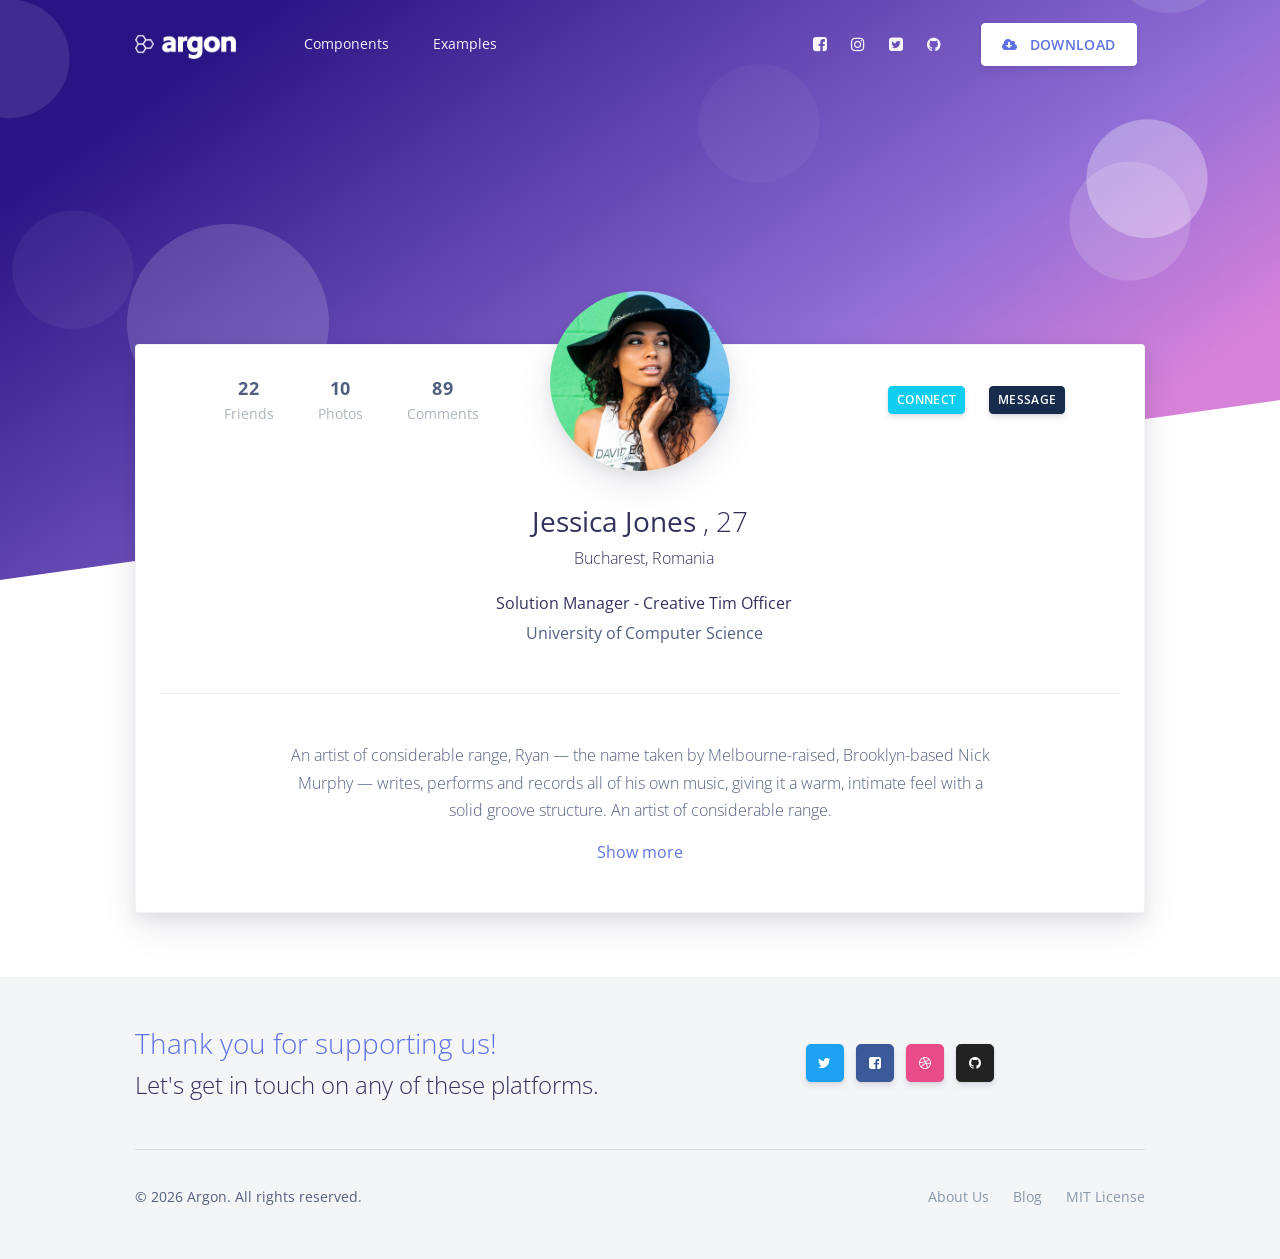
<file: assets/starter/profile.html>
<!DOCTYPE html>
<html data-motion-mode="full" data-motion="full">

<head>
  <meta charset="utf-8">
  <meta name="viewport" content="width=device-width, initial-scale=1, shrink-to-fit=no">
  <meta name="description" content="Start your development with a Design System for Bootstrap 4.">
  <meta name="author" content="Creative Tim">
  <title>Profile — Argon</title>
  <!-- Favicon -->
  <link href="./assets/img/brand/favicon.png" rel="icon" type="image/png">
  <!-- Fonts -->
  <!-- Icons -->
  <link href="./assets/vendor/nucleo/css/nucleo.css" rel="stylesheet">
  <link href="./assets/vendor/font-awesome/css/font-awesome.min.css" rel="stylesheet">
  <!-- Argon CSS -->
  <link rel="stylesheet" href="./assets/css/local-fonts.css">
<link rel="stylesheet" href="./assets/css/motion-local.css">
<link type="text/css" href="./assets/css/argon.css?v=1.0.0" rel="stylesheet">
</head>

<body>
  <header class="header-global">
    <nav id="navbar-main" class="navbar navbar-main navbar-expand-lg navbar-transparent navbar-light">
      <div class="container">
        <a class="navbar-brand mr-lg-5" href="./index.html">
          <img src="./assets/img/brand/white.png">
        </a>
        <button class="navbar-toggler" type="button" data-toggle="collapse" data-target="#navbar_global" aria-controls="navbar_global" aria-expanded="false" aria-label="Toggle navigation">
          <span class="navbar-toggler-icon"></span>
        </button>
        <div class="navbar-collapse collapse" id="navbar_global">
          <div class="navbar-collapse-header">
            <div class="row">
              <div class="col-6 collapse-brand">
                <a href="./index.html">
                  <img src="./assets/img/brand/blue.png">
                </a>
              </div>
              <div class="col-6 collapse-close">
                <button type="button" class="navbar-toggler" data-toggle="collapse" data-target="#navbar_global" aria-controls="navbar_global" aria-expanded="false" aria-label="Toggle navigation">
                  <span></span>
                  <span></span>
                </button>
              </div>
            </div>
          </div>
          <ul class="navbar-nav navbar-nav-hover align-items-lg-center">
            <li class="nav-item dropdown">
              <a href="#" class="nav-link" data-toggle="dropdown" href="#" role="button">
                <i class="ni ni-ui-04 d-lg-none"></i>
                <span class="nav-link-inner--text">Components</span>
              </a>
              <div class="dropdown-menu dropdown-menu-xl">
                <div class="dropdown-menu-inner">
                  <a href="#" class="media d-flex align-items-center">
                    <div class="icon icon-shape bg-gradient-primary rounded-circle text-white">
                      <i class="ni ni-spaceship"></i>
                    </div>
                    <div class="media-body ml-3">
                      <h6 class="heading text-primary mb-md-1">Getting started</h6>
                      <p class="description d-none d-md-inline-block mb-0">Get started with Bootstrap, the world's most popular framework for building responsive sites.</p>
                    </div>
                  </a>
                  <a href="#" class="media d-flex align-items-center">
                    <div class="icon icon-shape bg-gradient-warning rounded-circle text-white">
                      <i class="ni ni-ui-04"></i>
                    </div>
                    <div class="media-body ml-3">
                      <h5 class="heading text-warning mb-md-1">Components</h5>
                      <p class="description d-none d-md-inline-block mb-0">Learn how to use Argon compiling Scss, change brand colors and more.</p>
                    </div>
                  </a>
                </div>
              </div>
            </li>
            <li class="nav-item dropdown">
              <a href="#" class="nav-link" data-toggle="dropdown" href="#" role="button">
                <i class="ni ni-collection d-lg-none"></i>
                <span class="nav-link-inner--text">Examples</span>
              </a>
              <div class="dropdown-menu">
                <a href="./landing.html" class="dropdown-item">Landing</a>
                <a href="./profile.html" class="dropdown-item">Profile</a>
                <a href="./login.html" class="dropdown-item">Login</a>
                <a href="./register.html" class="dropdown-item">Register</a>
              </div>
            </li>
          </ul>
          <ul class="navbar-nav align-items-lg-center ml-lg-auto">
            <li class="nav-item">
              <a class="nav-link nav-link-icon" href="#" data-toggle="tooltip" title="Like us on Facebook">
                <i class="fa fa-facebook-square"></i>
                <span class="nav-link-inner--text d-lg-none">Facebook</span>
              </a>
            </li>
            <li class="nav-item">
              <a class="nav-link nav-link-icon" href="#" data-toggle="tooltip" title="Follow us on Instagram">
                <i class="fa fa-instagram"></i>
                <span class="nav-link-inner--text d-lg-none">Instagram</span>
              </a>
            </li>
            <li class="nav-item">
              <a class="nav-link nav-link-icon" href="#" data-toggle="tooltip" title="Follow us on Twitter">
                <i class="fa fa-twitter-square"></i>
                <span class="nav-link-inner--text d-lg-none">Twitter</span>
              </a>
            </li>
            <li class="nav-item">
              <a class="nav-link nav-link-icon" href="#" target="_blank" data-toggle="tooltip" title="Star us on Github">
                <i class="fa fa-github"></i>
                <span class="nav-link-inner--text d-lg-none">Github</span>
              </a>
            </li>
            <li class="nav-item d-none d-lg-block ml-lg-4">
              <a href="#" class="btn btn-neutral btn-icon">
                <span class="btn-inner--icon">
                  <i class="fa fa-cloud-download mr-2"></i>
                </span>
                <span class="nav-link-inner--text">Download</span>
              </a>
            </li>
          </ul>
        </div>
      </div>
    </nav>
  </header>
  <main class="profile-page">
    <section class="section-profile-cover section-shaped my-0">
      <div class="shape shape-style-1 shape-primary shape-skew alpha-4">
        <span></span>
        <span></span>
        <span></span>
        <span></span>
        <span></span>
        <span></span>
        <span></span>
      </div>
    </section>
    <section class="section section-skew">
      <div class="container">
        <div class="card card-profile shadow mt--300">
          <div class="px-4">
            <div class="row justify-content-center">
              <div class="col-lg-3 order-lg-2">
                <div class="card-profile-image">
                  <a href="#">
                    <img src="./assets/img/theme/team-4-800x800.jpg" class="rounded-circle">
                  </a>
                </div>
              </div>
              <div class="col-lg-4 order-lg-3 text-lg-right align-self-lg-center">
                <div class="card-profile-actions py-4 mt-lg-0">
                  <a href="#" class="btn btn-sm btn-info mr-4">Connect</a>
                  <a href="#" class="btn btn-sm btn-default float-right">Message</a>
                </div>
              </div>
              <div class="col-lg-4 order-lg-1">
                <div class="card-profile-stats d-flex justify-content-center">
                  <div>
                    <span class="heading">22</span>
                    <span class="description">Friends</span>
                  </div>
                  <div>
                    <span class="heading">10</span>
                    <span class="description">Photos</span>
                  </div>
                  <div>
                    <span class="heading">89</span>
                    <span class="description">Comments</span>
                  </div>
                </div>
              </div>
            </div>
            <div class="text-center mt-5">
              <h3>Jessica Jones
                <span class="font-weight-light">, 27</span>
              </h3>
              <div class="h6 font-weight-300"><i class="ni location_pin mr-2"></i>Bucharest, Romania</div>
              <div class="h6 mt-4"><i class="ni business_briefcase-24 mr-2"></i>Solution Manager - Creative Tim Officer</div>
              <div><i class="ni education_hat mr-2"></i>University of Computer Science</div>
            </div>
            <div class="mt-5 py-5 border-top text-center">
              <div class="row justify-content-center">
                <div class="col-lg-9">
                  <p>An artist of considerable range, Ryan — the name taken by Melbourne-raised, Brooklyn-based Nick Murphy — writes, performs and records all of his own music, giving it a warm, intimate feel with a solid groove structure. An artist of considerable range.</p>
                  <a href="#">Show more</a>
                </div>
              </div>
            </div>
          </div>
        </div>
      </div>
    </section>
  </main>
  <footer class="footer">
    <div class="container">
      <div class="row row-grid align-items-center mb-5">
        <div class="col-lg-6">
          <h3 class="text-primary font-weight-light mb-2">Thank you for supporting us!</h3>
          <h4 class="mb-0 font-weight-light">Let's get in touch on any of these platforms.</h4>
        </div>
        <div class="col-lg-6 text-lg-center btn-wrapper">
          <a href="#" class="btn btn-neutral btn-icon-only btn-twitter btn-round btn-lg" data-toggle="tooltip" data-original-title="Follow us">
            <i class="fa fa-twitter"></i>
          </a>
          <a href="#" class="btn btn-neutral btn-icon-only btn-facebook btn-round btn-lg" data-toggle="tooltip" data-original-title="Like us">
            <i class="fa fa-facebook-square"></i>
          </a>
          <a href="#" class="btn btn-neutral btn-icon-only btn-dribbble btn-lg btn-round" data-toggle="tooltip" data-original-title="Follow us">
            <i class="fa fa-dribbble"></i>
          </a>
          <a href="#" class="btn btn-neutral btn-icon-only btn-github btn-round btn-lg" data-toggle="tooltip" data-original-title="Star on Github">
            <i class="fa fa-github"></i>
          </a>
        </div>
      </div>
      <hr>
      <div class="row align-items-center justify-content-md-between">
        <div class="col-md-6">
          <div class="copyright">
            &copy; 2026 Argon. All rights reserved.
          </div>
        </div>
        <div class="col-md-6">
          <ul class="nav nav-footer justify-content-end">
            <li class="nav-item">
              <a href="#" class="nav-link">About Us</a>
            </li>
            <li class="nav-item">
              <a href="#" class="nav-link">Blog</a>
            </li>
            <li class="nav-item">
              <a href="#" class="nav-link">MIT License</a>
            </li>
          </ul>
        </div>
      </div>
    </div>
  </footer>
  <!-- Core -->
  <script src="./assets/vendor/jquery/jquery.min.js"></script>
<script src="./assets/js/local-site.js"></script>
  <script src="./assets/vendor/popper/popper.min.js"></script>
  <script src="./assets/vendor/bootstrap/bootstrap.min.js"></script>
  <script src="./assets/vendor/headroom/headroom.min.js"></script>
  <!-- Argon JS -->
  <script src="./assets/js/argon.js?v=1.0.0"></script>
</body>

</html>
</file>
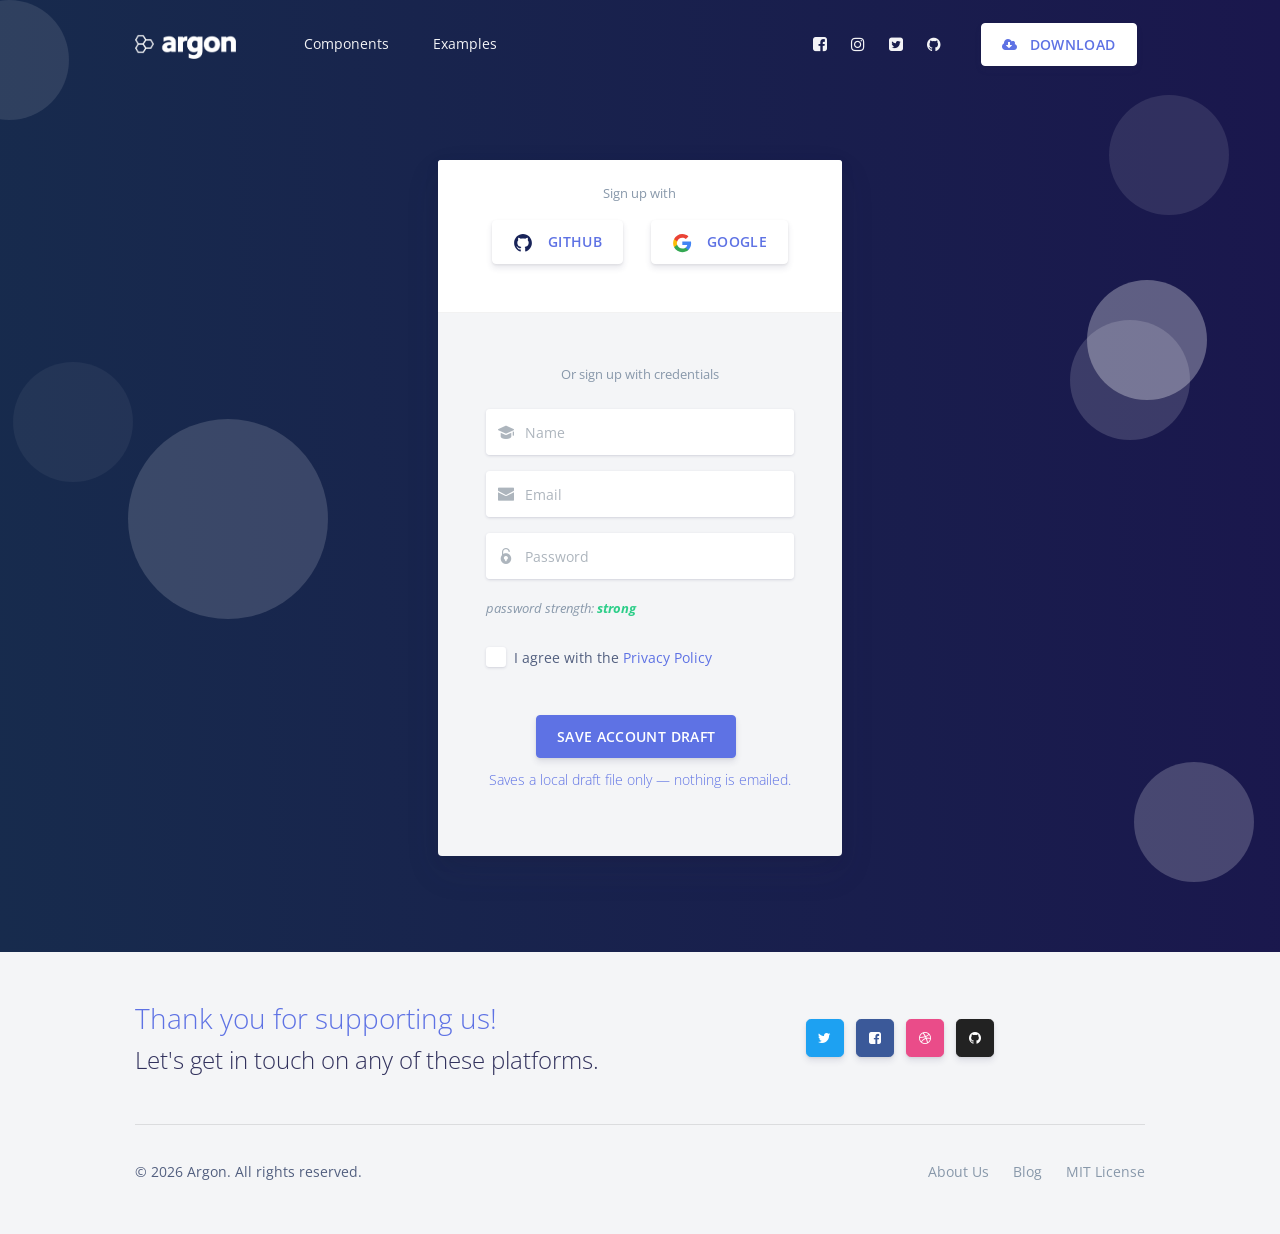
<file: assets/starter/register.html>
<!DOCTYPE html>
<html data-motion-mode="full" data-motion="full">

<head>
  <meta charset="utf-8">
  <meta name="viewport" content="width=device-width, initial-scale=1, shrink-to-fit=no">
  <meta name="description" content="Start your development with a Design System for Bootstrap 4.">
  <meta name="author" content="Creative Tim">
  <title>Register — Argon</title>
  <!-- Favicon -->
  <link href="./assets/img/brand/favicon.png" rel="icon" type="image/png">
  <!-- Fonts -->
  <!-- Icons -->
  <link href="./assets/vendor/nucleo/css/nucleo.css" rel="stylesheet">
  <link href="./assets/vendor/font-awesome/css/font-awesome.min.css" rel="stylesheet">
  <!-- Argon CSS -->
  <link rel="stylesheet" href="./assets/css/local-fonts.css">
<link rel="stylesheet" href="./assets/css/motion-local.css">
<link type="text/css" href="./assets/css/argon.css?v=1.0.0" rel="stylesheet">
</head>

<body>
  <header class="header-global">
    <nav id="navbar-main" class="navbar navbar-main navbar-expand-lg navbar-transparent navbar-light">
      <div class="container">
        <a class="navbar-brand mr-lg-5" href="./index.html">
          <img src="./assets/img/brand/white.png">
        </a>
        <button class="navbar-toggler" type="button" data-toggle="collapse" data-target="#navbar_global" aria-controls="navbar_global" aria-expanded="false" aria-label="Toggle navigation">
          <span class="navbar-toggler-icon"></span>
        </button>
        <div class="navbar-collapse collapse" id="navbar_global">
          <div class="navbar-collapse-header">
            <div class="row">
              <div class="col-6 collapse-brand">
                <a href="./index.html">
                  <img src="./assets/img/brand/blue.png">
                </a>
              </div>
              <div class="col-6 collapse-close">
                <button type="button" class="navbar-toggler" data-toggle="collapse" data-target="#navbar_global" aria-controls="navbar_global" aria-expanded="false" aria-label="Toggle navigation">
                  <span></span>
                  <span></span>
                </button>
              </div>
            </div>
          </div>
          <ul class="navbar-nav navbar-nav-hover align-items-lg-center">
            <li class="nav-item dropdown">
              <a href="#" class="nav-link" data-toggle="dropdown" href="#" role="button">
                <i class="ni ni-ui-04 d-lg-none"></i>
                <span class="nav-link-inner--text">Components</span>
              </a>
              <div class="dropdown-menu dropdown-menu-xl">
                <div class="dropdown-menu-inner">
                  <a href="#" class="media d-flex align-items-center">
                    <div class="icon icon-shape bg-gradient-primary rounded-circle text-white">
                      <i class="ni ni-spaceship"></i>
                    </div>
                    <div class="media-body ml-3">
                      <h6 class="heading text-primary mb-md-1">Getting started</h6>
                      <p class="description d-none d-md-inline-block mb-0">Get started with Bootstrap, the world's most popular framework for building responsive sites.</p>
                    </div>
                  </a>
                  <a href="#" class="media d-flex align-items-center">
                    <div class="icon icon-shape bg-gradient-warning rounded-circle text-white">
                      <i class="ni ni-ui-04"></i>
                    </div>
                    <div class="media-body ml-3">
                      <h5 class="heading text-warning mb-md-1">Components</h5>
                      <p class="description d-none d-md-inline-block mb-0">Learn how to use Argon compiling Scss, change brand colors and more.</p>
                    </div>
                  </a>
                </div>
              </div>
            </li>
            <li class="nav-item dropdown">
              <a href="#" class="nav-link" data-toggle="dropdown" href="#" role="button">
                <i class="ni ni-collection d-lg-none"></i>
                <span class="nav-link-inner--text">Examples</span>
              </a>
              <div class="dropdown-menu">
                <a href="./landing.html" class="dropdown-item">Landing</a>
                <a href="./profile.html" class="dropdown-item">Profile</a>
                <a href="./login.html" class="dropdown-item">Login</a>
                <a href="./register.html" class="dropdown-item">Register</a>
              </div>
            </li>
          </ul>
          <ul class="navbar-nav align-items-lg-center ml-lg-auto">
            <li class="nav-item">
              <a class="nav-link nav-link-icon" href="#" data-toggle="tooltip" title="Like us on Facebook">
                <i class="fa fa-facebook-square"></i>
                <span class="nav-link-inner--text d-lg-none">Facebook</span>
              </a>
            </li>
            <li class="nav-item">
              <a class="nav-link nav-link-icon" href="#" data-toggle="tooltip" title="Follow us on Instagram">
                <i class="fa fa-instagram"></i>
                <span class="nav-link-inner--text d-lg-none">Instagram</span>
              </a>
            </li>
            <li class="nav-item">
              <a class="nav-link nav-link-icon" href="#" data-toggle="tooltip" title="Follow us on Twitter">
                <i class="fa fa-twitter-square"></i>
                <span class="nav-link-inner--text d-lg-none">Twitter</span>
              </a>
            </li>
            <li class="nav-item">
              <a class="nav-link nav-link-icon" href="#" target="_blank" data-toggle="tooltip" title="Star us on Github">
                <i class="fa fa-github"></i>
                <span class="nav-link-inner--text d-lg-none">Github</span>
              </a>
            </li>
            <li class="nav-item d-none d-lg-block ml-lg-4">
              <a href="#" class="btn btn-neutral btn-icon">
                <span class="btn-inner--icon">
                  <i class="fa fa-cloud-download mr-2"></i>
                </span>
                <span class="nav-link-inner--text">Download</span>
              </a>
            </li>
          </ul>
        </div>
      </div>
    </nav>
  </header>
  <main>
    <section class="section section-shaped section-lg my-0">
      <div class="shape shape-style-1 bg-gradient-default">
        <span></span>
        <span></span>
        <span></span>
        <span></span>
        <span></span>
        <span></span>
        <span></span>
        <span></span>
      </div>
      <div class="container pt-lg-md">
        <div class="row justify-content-center">
          <div class="col-lg-5">
            <div class="card bg-secondary shadow border-0">
              <div class="card-header bg-white pb-5">
                <div class="text-muted text-center mb-3">
                  <small>Sign up with</small>
                </div>
                <div class="text-center">
                  <a href="#" class="btn btn-neutral btn-icon mr-4">
                    <span class="btn-inner--icon">
                      <img src="./assets/img/icons/common/github.svg">
                    </span>
                    <span class="btn-inner--text">Github</span>
                  </a>
                  <a href="#" class="btn btn-neutral btn-icon">
                    <span class="btn-inner--icon">
                      <img src="./assets/img/icons/common/google.svg">
                    </span>
                    <span class="btn-inner--text">Google</span>
                  </a>
                </div>
              </div>
              <div class="card-body px-lg-5 py-lg-5">
                <div class="text-center text-muted mb-4">
                  <small>Or sign up with credentials</small>
                </div>
                <form role="form" class="argon-auth-form" action="#" method="post">
                  <div class="form-group">
                    <div class="input-group input-group-alternative mb-3">
                      <div class="input-group-prepend">
                        <span class="input-group-text"><i class="ni ni-hat-3"></i></span>
                      </div>
                      <input class="form-control" placeholder="Name" type="text">
                    </div>
                  </div>
                  <div class="form-group">
                    <div class="input-group input-group-alternative mb-3">
                      <div class="input-group-prepend">
                        <span class="input-group-text"><i class="ni ni-email-83"></i></span>
                      </div>
                      <input class="form-control" placeholder="Email" type="email">
                    </div>
                  </div>
                  <div class="form-group">
                    <div class="input-group input-group-alternative">
                      <div class="input-group-prepend">
                        <span class="input-group-text"><i class="ni ni-lock-circle-open"></i></span>
                      </div>
                      <input class="form-control" placeholder="Password" type="password">
                    </div>
                  </div>
                  <div class="text-muted font-italic">
                    <small>password strength:
                      <span class="text-success font-weight-700">strong</span>
                    </small>
                  </div>
                  <div class="row my-4">
                    <div class="col-12">
                      <div class="custom-control custom-control-alternative custom-checkbox">
                        <input class="custom-control-input" id="customCheckRegister" type="checkbox">
                        <label class="custom-control-label" for="customCheckRegister">
                          <span>I agree with the
                            <a href="#">Privacy Policy</a>
                          </span>
                        </label>
                      </div>
                    </div>
                  </div>
                  <div class="text-center">
                    <button type="submit" class="btn btn-primary mt-4">Save Account Draft</button>
<p class="argon-draft-note">Saves a local draft file only — nothing is emailed.</p>
                  </div>
                </form>
              </div>
            </div>
          </div>
        </div>
      </div>
    </section>
  </main>
  <footer class="footer">
    <div class="container">
      <div class="row row-grid align-items-center mb-5">
        <div class="col-lg-6">
          <h3 class="text-primary font-weight-light mb-2">Thank you for supporting us!</h3>
          <h4 class="mb-0 font-weight-light">Let's get in touch on any of these platforms.</h4>
        </div>
        <div class="col-lg-6 text-lg-center btn-wrapper">
          <a href="#" class="btn btn-neutral btn-icon-only btn-twitter btn-round btn-lg" data-toggle="tooltip" data-original-title="Follow us">
            <i class="fa fa-twitter"></i>
          </a>
          <a href="#" class="btn btn-neutral btn-icon-only btn-facebook btn-round btn-lg" data-toggle="tooltip" data-original-title="Like us">
            <i class="fa fa-facebook-square"></i>
          </a>
          <a href="#" class="btn btn-neutral btn-icon-only btn-dribbble btn-lg btn-round" data-toggle="tooltip" data-original-title="Follow us">
            <i class="fa fa-dribbble"></i>
          </a>
          <a href="#" class="btn btn-neutral btn-icon-only btn-github btn-round btn-lg" data-toggle="tooltip" data-original-title="Star on Github">
            <i class="fa fa-github"></i>
          </a>
        </div>
      </div>
      <hr>
      <div class="row align-items-center justify-content-md-between">
        <div class="col-md-6">
          <div class="copyright">
            &copy; 2026 Argon. All rights reserved.
          </div>
        </div>
        <div class="col-md-6">
          <ul class="nav nav-footer justify-content-end">
            <li class="nav-item">
              <a href="#" class="nav-link">About Us</a>
            </li>
            <li class="nav-item">
              <a href="#" class="nav-link">Blog</a>
            </li>
            <li class="nav-item">
              <a href="#" class="nav-link">MIT License</a>
            </li>
          </ul>
        </div>
      </div>
    </div>
  </footer>
  <!-- Core -->
  <script src="./assets/vendor/jquery/jquery.min.js"></script>
<script src="./assets/js/local-site.js"></script>
  <script src="./assets/vendor/popper/popper.min.js"></script>
  <script src="./assets/vendor/bootstrap/bootstrap.min.js"></script>
  <script src="./assets/vendor/headroom/headroom.min.js"></script>
  <!-- Argon JS -->
  <script src="./assets/js/argon.js?v=1.0.0"></script>
</body>

</html>
</file>
<file: assets/starter/assets/vendor/nucleo/css/nucleo.css>
/*--------------------------------

hermes-dashboard-icons Web Font - built using nucleoapp.com
License - nucleoapp.com/license/

-------------------------------- */
@font-face {
  font-family: 'NucleoIcons';
  src: url('../fonts/nucleo-icons.eot');
  src: url('../fonts/nucleo-icons.eot') format('embedded-opentype'), url('../fonts/nucleo-icons.woff2') format('woff2'), url('../fonts/nucleo-icons.woff') format('woff'), url('../fonts/nucleo-icons.ttf') format('truetype'), url('../fonts/nucleo-icons.svg') format('svg');
  font-weight: normal;
  font-style: normal;
}
/*------------------------
    base class definition
-------------------------*/
.ni {
  display: inline-block;
  font: normal normal normal 14px/1 NucleoIcons;
  font-size: inherit;
  text-rendering: auto;
  -webkit-font-smoothing: antialiased;
  -moz-osx-font-smoothing: grayscale;
}
/*------------------------
  change icon size
-------------------------*/
.ni-lg {
  font-size: 1.33333333em;
  line-height: 0.75em;
  vertical-align: -15%;
}
.ni-2x {
  font-size: 2em;
}
.ni-3x {
  font-size: 3em;
}
.ni-4x {
  font-size: 4em;
}
.ni-5x {
  font-size: 5em;
}

/*----------------------------------
  add a square/circle background
-----------------------------------*/
.ni.square,
.ni.circle {
  padding: 0.33333333em;
  vertical-align: -16%;
  background-color: #eee;
}
.ni.circle {
  border-radius: 50%;
}
/*------------------------
  list icons
-------------------------*/
.ni-ul {
  padding-left: 0;
  margin-left: 2.14285714em;
  list-style-type: none;
}
.ni-ul > li {
  position: relative;
}
.ni-ul > li > .ni {
  position: absolute;
  left: -1.57142857em;
  top: 0.14285714em;
  text-align: center;
}
.ni-ul > li > .ni.lg {
  top: 0;
  left: -1.35714286em;
}
.ni-ul > li > .ni.circle,
.ni-ul > li > .ni.square {
  top: -0.19047619em;
  left: -1.9047619em;
}
/*------------------------
  spinning icons
-------------------------*/
.ni.spin {
  -webkit-animation: nc-spin 2s infinite linear;
  -moz-animation: nc-spin 2s infinite linear;
  animation: nc-spin 2s infinite linear;
}
@-webkit-keyframes nc-spin {
  0% {
    -webkit-transform: rotate(0deg);
  }
  100% {
    -webkit-transform: rotate(360deg);
  }
}
@-moz-keyframes nc-spin {
  0% {
    -moz-transform: rotate(0deg);
  }
  100% {
    -moz-transform: rotate(360deg);
  }
}
@keyframes nc-spin {
  0% {
    -webkit-transform: rotate(0deg);
    -moz-transform: rotate(0deg);
    -ms-transform: rotate(0deg);
    -o-transform: rotate(0deg);
    transform: rotate(0deg);
  }
  100% {
    -webkit-transform: rotate(360deg);
    -moz-transform: rotate(360deg);
    -ms-transform: rotate(360deg);
    -o-transform: rotate(360deg);
    transform: rotate(360deg);
  }
}
/*------------------------
  rotated/flipped icons
-------------------------*/
.ni.rotate-90 {
  filter: progid:DXImageTransform.Microsoft.BasicImage(rotation=1);
  -webkit-transform: rotate(90deg);
  -moz-transform: rotate(90deg);
  -ms-transform: rotate(90deg);
  -o-transform: rotate(90deg);
  transform: rotate(90deg);
}
.ni.rotate-180 {
  filter: progid:DXImageTransform.Microsoft.BasicImage(rotation=2);
  -webkit-transform: rotate(180deg);
  -moz-transform: rotate(180deg);
  -ms-transform: rotate(180deg);
  -o-transform: rotate(180deg);
  transform: rotate(180deg);
}
.ni.rotate-270 {
  filter: progid:DXImageTransform.Microsoft.BasicImage(rotation=3);
  -webkit-transform: rotate(270deg);
  -moz-transform: rotate(270deg);
  -ms-transform: rotate(270deg);
  -o-transform: rotate(270deg);
  transform: rotate(270deg);
}
.ni.flip-y {
  filter: progid:DXImageTransform.Microsoft.BasicImage(rotation=0);
  -webkit-transform: scale(-1, 1);
  -moz-transform: scale(-1, 1);
  -ms-transform: scale(-1, 1);
  -o-transform: scale(-1, 1);
  transform: scale(-1, 1);
}
.ni.flip-x {
  filter: progid:DXImageTransform.Microsoft.BasicImage(rotation=2);
  -webkit-transform: scale(1, -1);
  -moz-transform: scale(1, -1);
  -ms-transform: scale(1, -1);
  -o-transform: scale(1, -1);
  transform: scale(1, -1);
}
/*------------------------
    font icons
-------------------------*/

.ni-active-40::before {
    content: "\ea02";
}

.ni-air-baloon::before {
    content: "\ea03";
}

.ni-album-2::before {
    content: "\ea04";
}

.ni-align-center::before {
    content: "\ea05";
}

.ni-align-left-2::before {
    content: "\ea06";
}

.ni-ambulance::before {
    content: "\ea07";
}

.ni-app::before {
    content: "\ea08";
}

.ni-archive-2::before {
    content: "\ea09";
}

.ni-atom::before {
    content: "\ea0a";
}

.ni-badge::before {
    content: "\ea0b";
}

.ni-bag-17::before {
    content: "\ea0c";
}

.ni-basket::before {
    content: "\ea0d";
}

.ni-bell-55::before {
    content: "\ea0e";
}

.ni-bold-down::before {
    content: "\ea0f";
}

.ni-bold-left::before {
    content: "\ea10";
}

.ni-bold-right::before {
    content: "\ea11";
}

.ni-bold-up::before {
    content: "\ea12";
}

.ni-bold::before {
    content: "\ea13";
}

.ni-book-bookmark::before {
    content: "\ea14";
}

.ni-books::before {
    content: "\ea15";
}

.ni-box-2::before {
    content: "\ea16";
}

.ni-briefcase-24::before {
    content: "\ea17";
}

.ni-building::before {
    content: "\ea18";
}

.ni-bulb-61::before {
    content: "\ea19";
}

.ni-bullet-list-67::before {
    content: "\ea1a";
}

.ni-bus-front-12::before {
    content: "\ea1b";
}

.ni-button-pause::before {
    content: "\ea1c";
}

.ni-button-play::before {
    content: "\ea1d";
}

.ni-button-power::before {
    content: "\ea1e";
}

.ni-calendar-grid-58::before {
    content: "\ea1f";
}

.ni-camera-compact::before {
    content: "\ea20";
}

.ni-caps-small::before {
    content: "\ea21";
}

.ni-cart::before {
    content: "\ea22";
}

.ni-chart-bar-32::before {
    content: "\ea23";
}

.ni-chart-pie-35::before {
    content: "\ea24";
}

.ni-chat-round::before {
    content: "\ea25";
}

.ni-check-bold::before {
    content: "\ea26";
}

.ni-circle-08::before {
    content: "\ea27";
}

.ni-cloud-download-95::before {
    content: "\ea28";
}

.ni-cloud-upload-96::before {
    content: "\ea29";
}

.ni-compass-04::before {
    content: "\ea2a";
}

.ni-controller::before {
    content: "\ea2b";
}

.ni-credit-card::before {
    content: "\ea2c";
}

.ni-curved-next::before {
    content: "\ea2d";
}

.ni-delivery-fast::before {
    content: "\ea2e";
}

.ni-diamond::before {
    content: "\ea2f";
}

.ni-email-83::before {
    content: "\ea30";
}

.ni-fat-add::before {
    content: "\ea31";
}

.ni-fat-delete::before {
    content: "\ea32";
}

.ni-fat-remove::before {
    content: "\ea33";
}

.ni-favourite-28::before {
    content: "\ea34";
}

.ni-folder-17::before {
    content: "\ea35";
}

.ni-glasses-2::before {
    content: "\ea36";
}

.ni-hat-3::before {
    content: "\ea37";
}

.ni-headphones::before {
    content: "\ea38";
}

.ni-html5::before {
    content: "\ea39";
}

.ni-istanbul::before {
    content: "\ea3a";
}

.ni-key-25::before {
    content: "\ea3b";
}

.ni-laptop::before {
    content: "\ea3c";
}

.ni-like-2::before {
    content: "\ea3d";
}

.ni-lock-circle-open::before {
    content: "\ea3e";
}

.ni-map-big::before {
    content: "\ea3f";
}

.ni-mobile-button::before {
    content: "\ea40";
}

.ni-money-coins::before {
    content: "\ea41";
}

.ni-note-03::before {
    content: "\ea42";
}

.ni-notification-70::before {
    content: "\ea43";
}

.ni-palette::before {
    content: "\ea44";
}

.ni-paper-diploma::before {
    content: "\ea45";
}

.ni-pin-3::before {
    content: "\ea46";
}

.ni-planet::before {
    content: "\ea47";
}

.ni-ruler-pencil::before {
    content: "\ea48";
}

.ni-satisfied::before {
    content: "\ea49";
}

.ni-scissors::before {
    content: "\ea4a";
}

.ni-send::before {
    content: "\ea4b";
}

.ni-settings-gear-65::before {
    content: "\ea4c";
}

.ni-settings::before {
    content: "\ea4d";
}

.ni-single-02::before {
    content: "\ea4e";
}

.ni-single-copy-04::before {
    content: "\ea4f";
}

.ni-sound-wave::before {
    content: "\ea50";
}

.ni-spaceship::before {
    content: "\ea51";
}

.ni-square-pin::before {
    content: "\ea52";
}

.ni-support-16::before {
    content: "\ea53";
}

.ni-tablet-button::before {
    content: "\ea54";
}

.ni-tag::before {
    content: "\ea55";
}

.ni-tie-bow::before {
    content: "\ea56";
}

.ni-time-alarm::before {
    content: "\ea57";
}

.ni-trophy::before {
    content: "\ea58";
}

.ni-tv-2::before {
    content: "\ea59";
}

.ni-umbrella-13::before {
    content: "\ea5a";
}

.ni-user-run::before {
    content: "\ea5b";
}

.ni-vector::before {
    content: "\ea5c";
}

.ni-watch-time::before {
    content: "\ea5d";
}

.ni-world::before {
    content: "\ea5e";
}

.ni-zoom-split-in::before {
    content: "\ea5f";
}

.ni-collection::before {
    content: "\ea60";
}

.ni-image::before {
    content: "\ea61";
}

.ni-shop::before {
    content: "\ea62";
}

.ni-ungroup::before {
    content: "\ea63";
}

.ni-world-2::before {
    content: "\ea64";
}

.ni-ui-04::before {
    content: "\ea65";
}


/* all icon font classes list here */
</file>
<file: assets/starter/assets/css/local-fonts.css>
/* Local Open Sans — no CDN */

@font-face {
  font-family: "Open Sans";
  font-style: italic;
  font-weight: 300;
  font-display: swap;
  src: url("../fonts/google/opensans-300-italic.woff2") format("woff2");
}

@font-face {
  font-family: "Open Sans";
  font-style: italic;
  font-weight: 400;
  font-display: swap;
  src: url("../fonts/google/opensans-400-italic.woff2") format("woff2");
}

@font-face {
  font-family: "Open Sans";
  font-style: italic;
  font-weight: 600;
  font-display: swap;
  src: url("../fonts/google/opensans-600-italic.woff2") format("woff2");
}

@font-face {
  font-family: "Open Sans";
  font-style: italic;
  font-weight: 700;
  font-display: swap;
  src: url("../fonts/google/opensans-700-italic.woff2") format("woff2");
}

@font-face {
  font-family: "Open Sans";
  font-style: normal;
  font-weight: 300;
  font-display: swap;
  src: url("../fonts/google/opensans-300-normal.woff2") format("woff2");
}

@font-face {
  font-family: "Open Sans";
  font-style: normal;
  font-weight: 400;
  font-display: swap;
  src: url("../fonts/google/opensans-400-normal.woff2") format("woff2");
}

@font-face {
  font-family: "Open Sans";
  font-style: normal;
  font-weight: 600;
  font-display: swap;
  src: url("../fonts/google/opensans-600-normal.woff2") format("woff2");
}

@font-face {
  font-family: "Open Sans";
  font-style: normal;
  font-weight: 700;
  font-display: swap;
  src: url("../fonts/google/opensans-700-normal.woff2") format("woff2");
}
</file>
<file: assets/starter/assets/css/motion-local.css>
/* Argon motion modes */
html[data-motion="off"] .carousel-item {
  transition: none !important;
}
html[data-motion="off"] .animated {
  animation: none !important;
}

@media (prefers-reduced-motion: reduce) {
  html[data-motion-mode="auto"] .carousel-item {
    transition: none !important;
  }
  html[data-motion-mode="auto"] {
    scroll-behavior: auto;
  }
}

.argon-draft-note {
  margin-top: 10px;
  font-size: 14px;
  color: #5e72e4;
}
</file>
